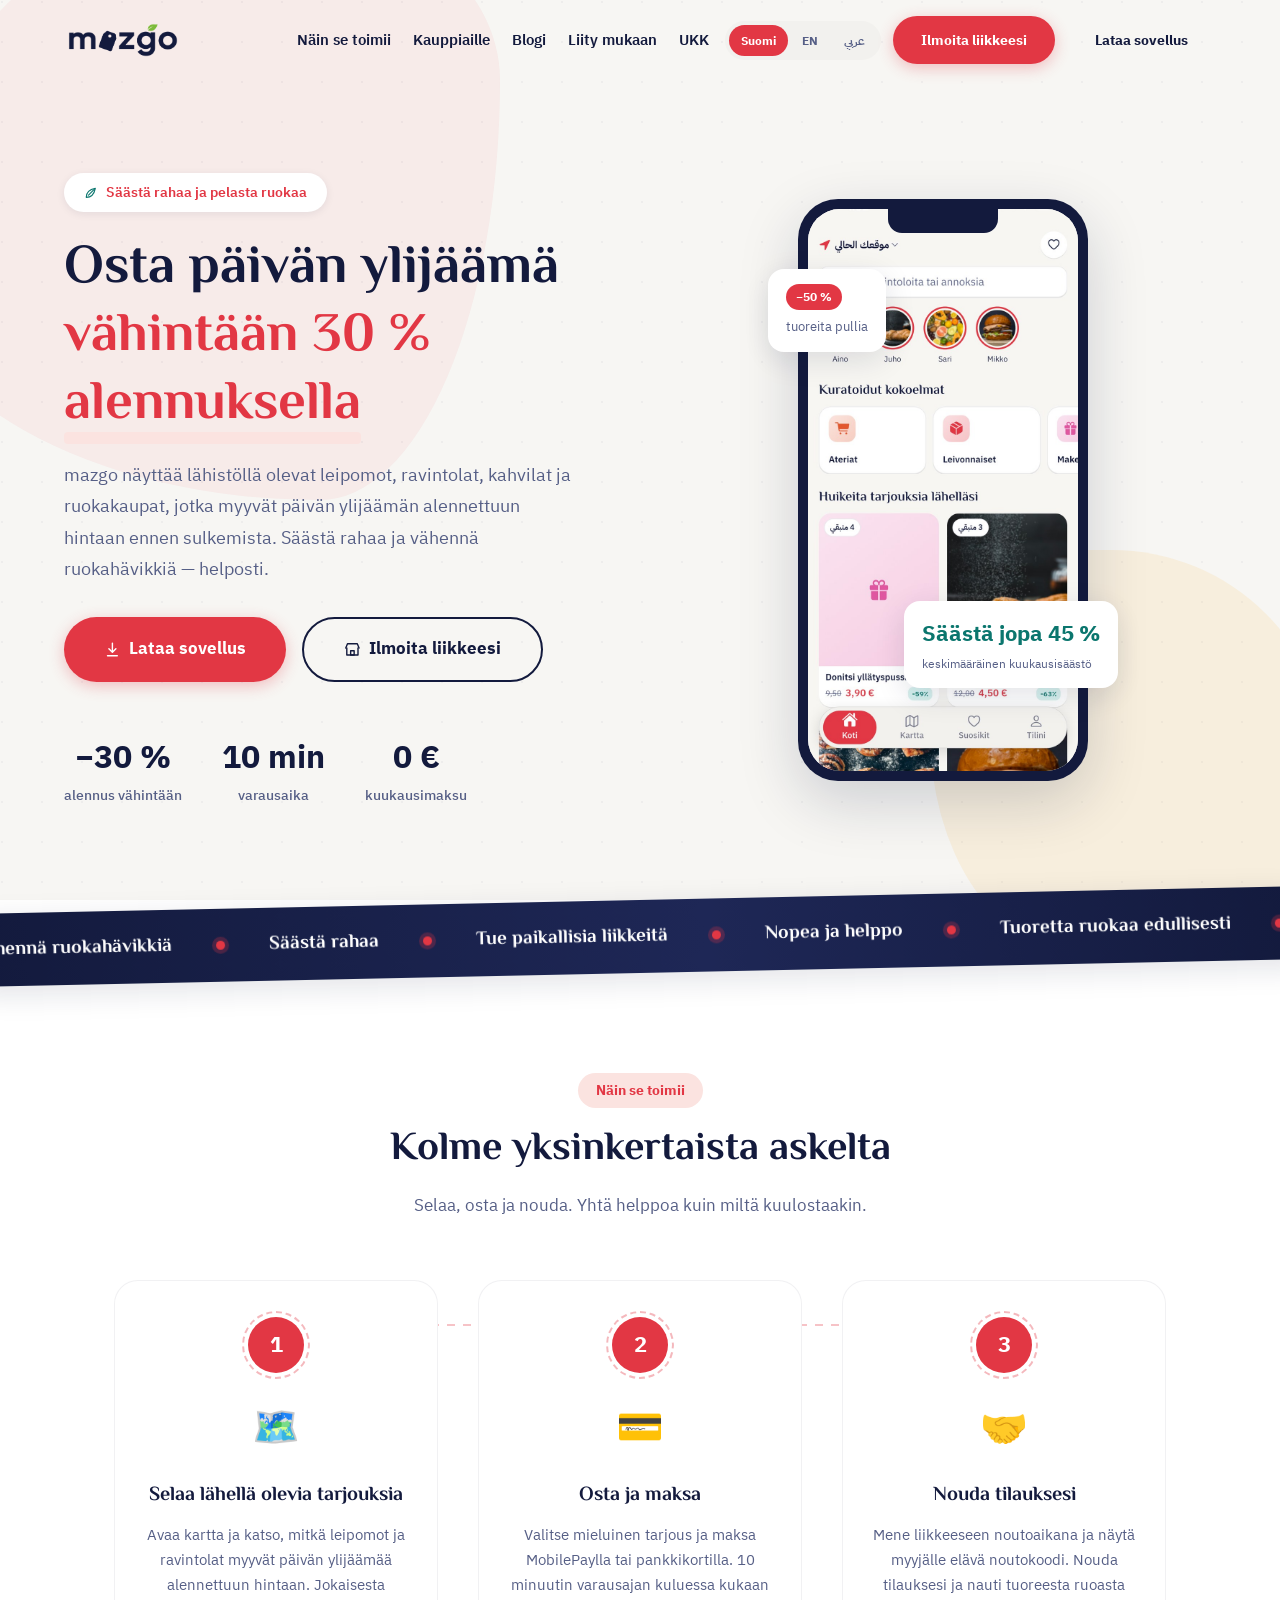
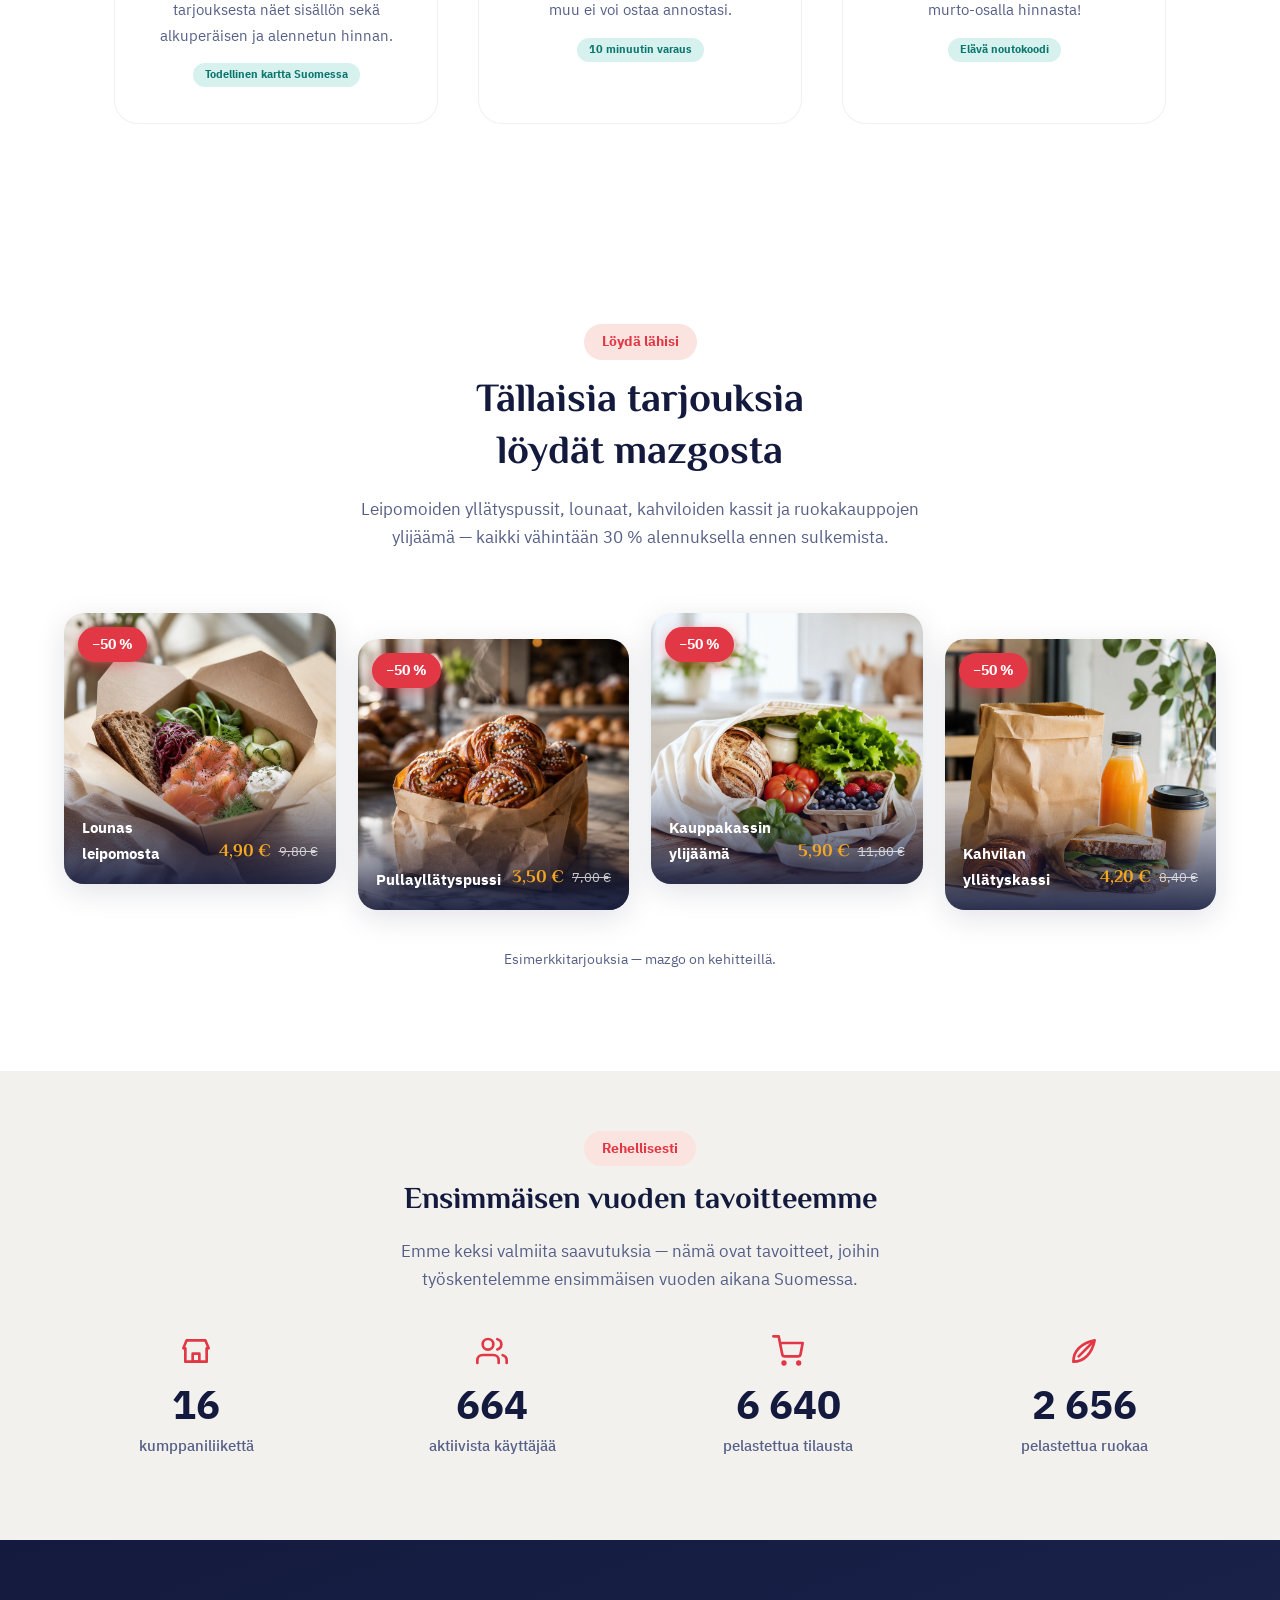
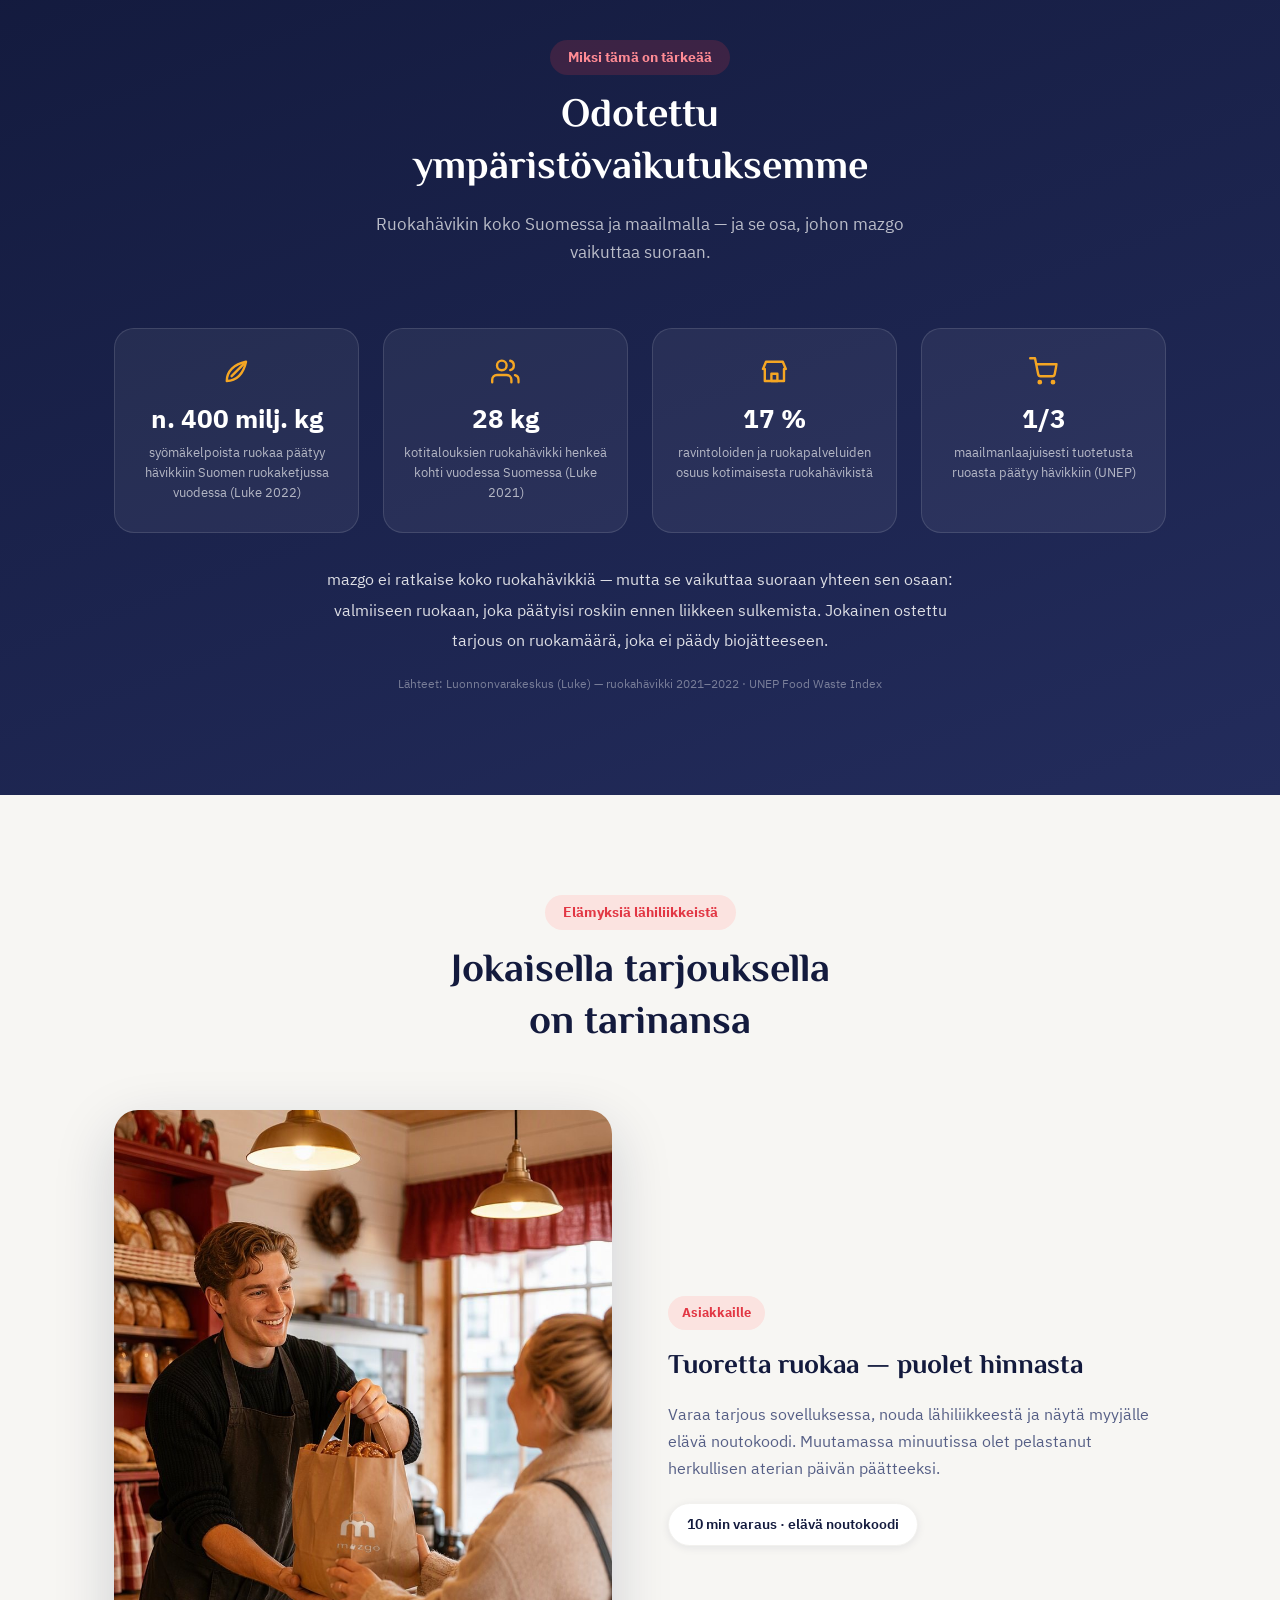
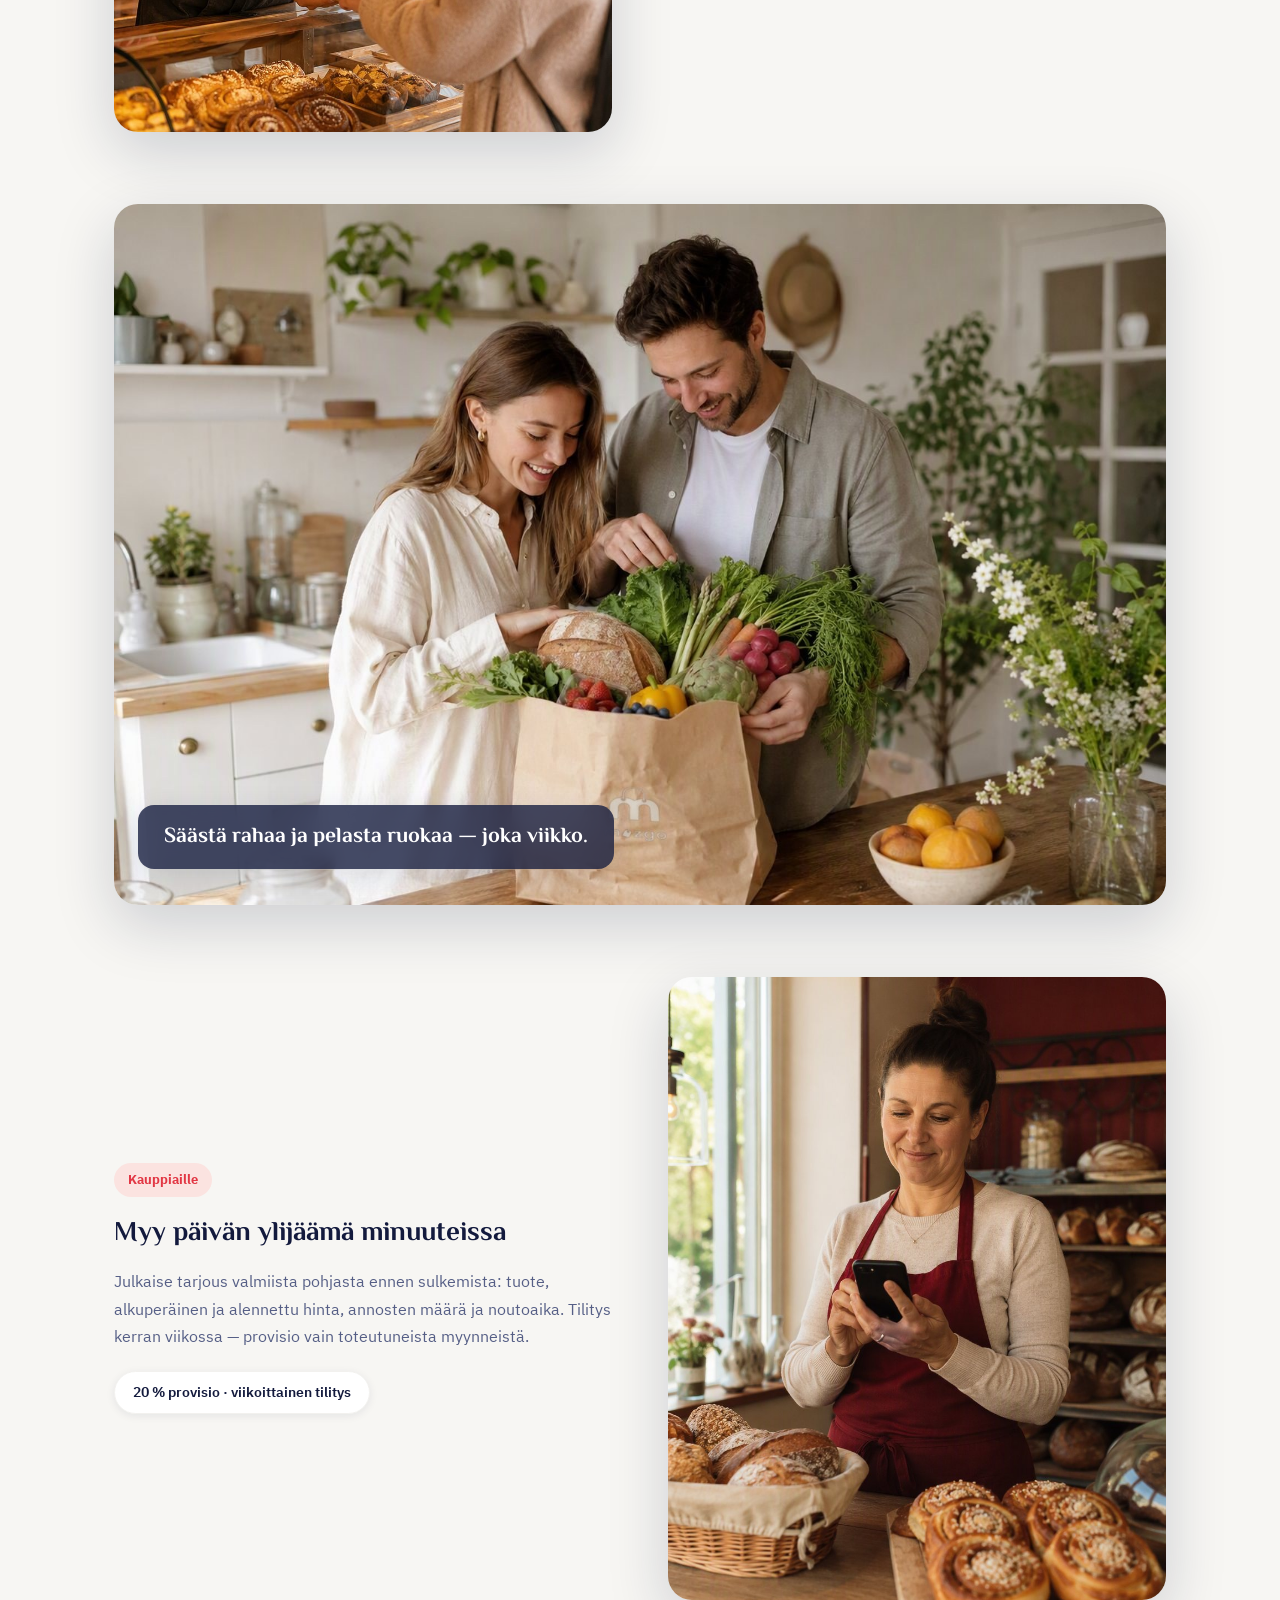
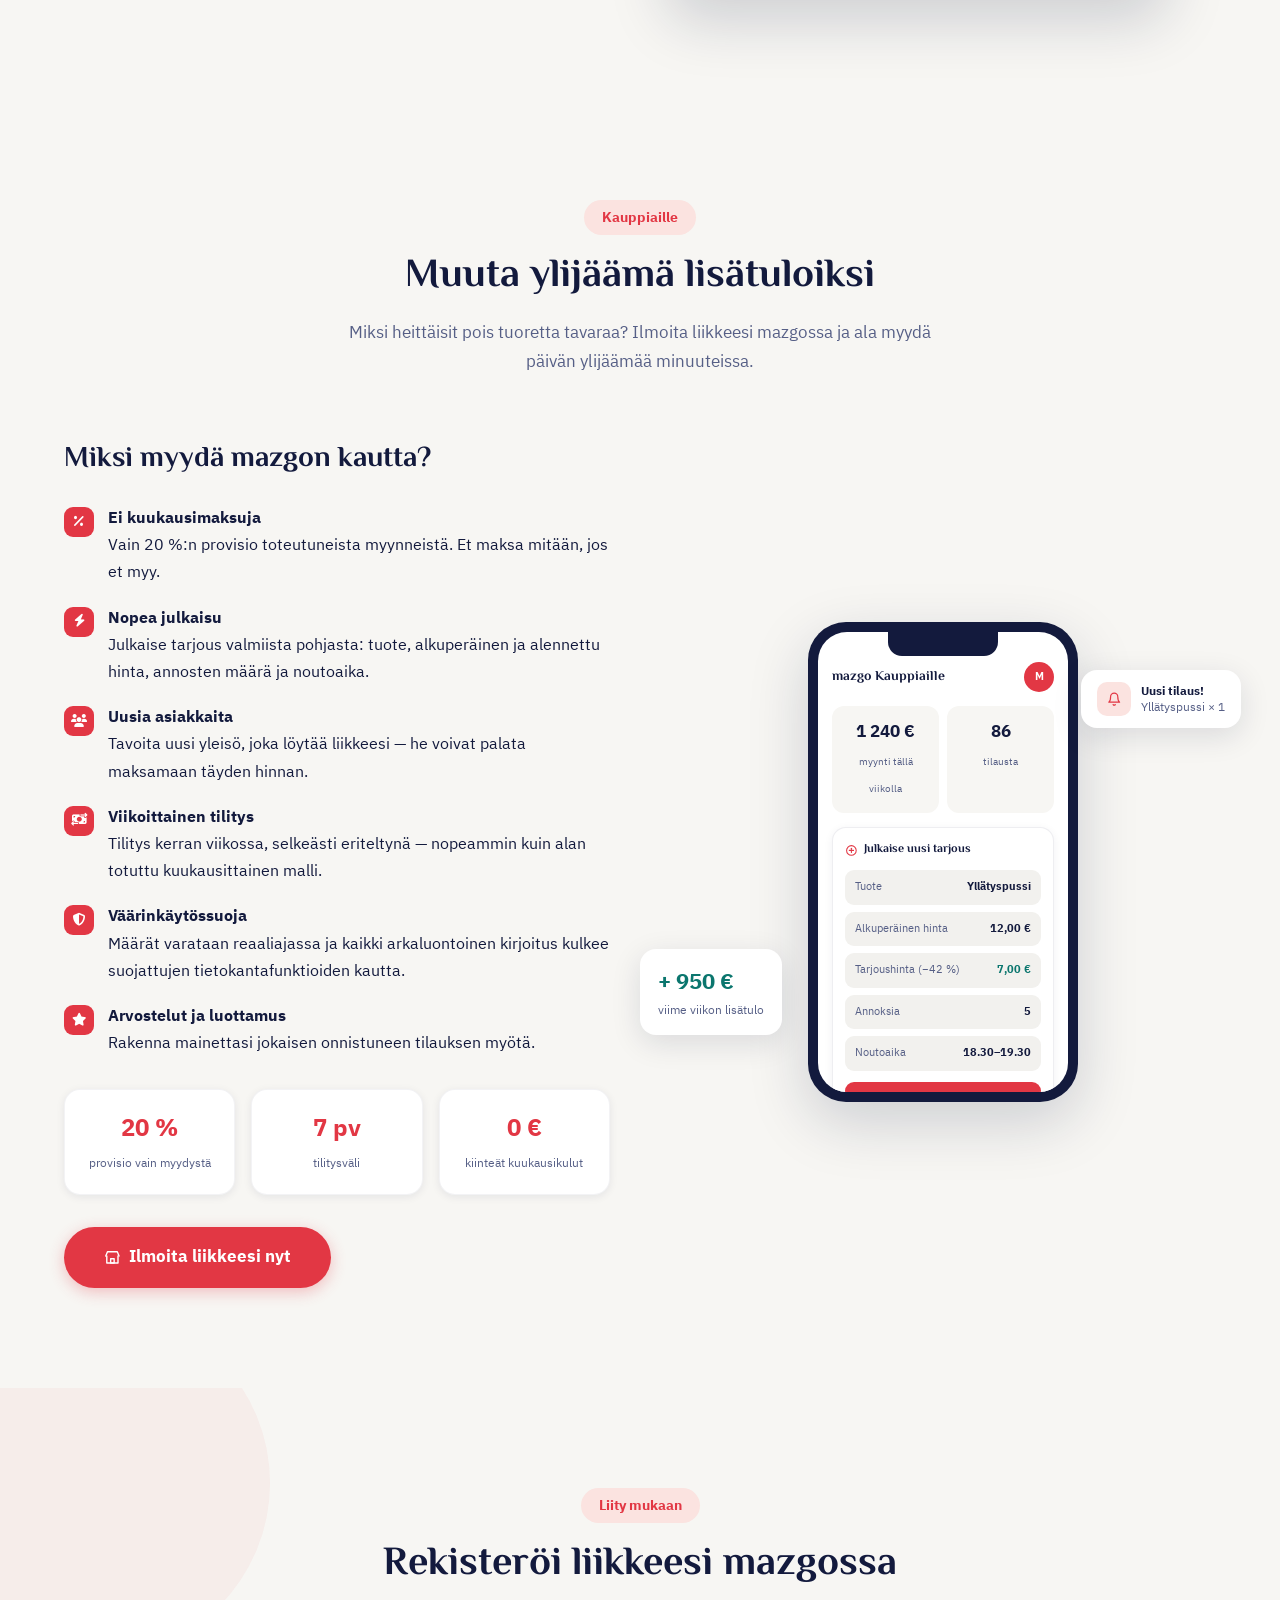
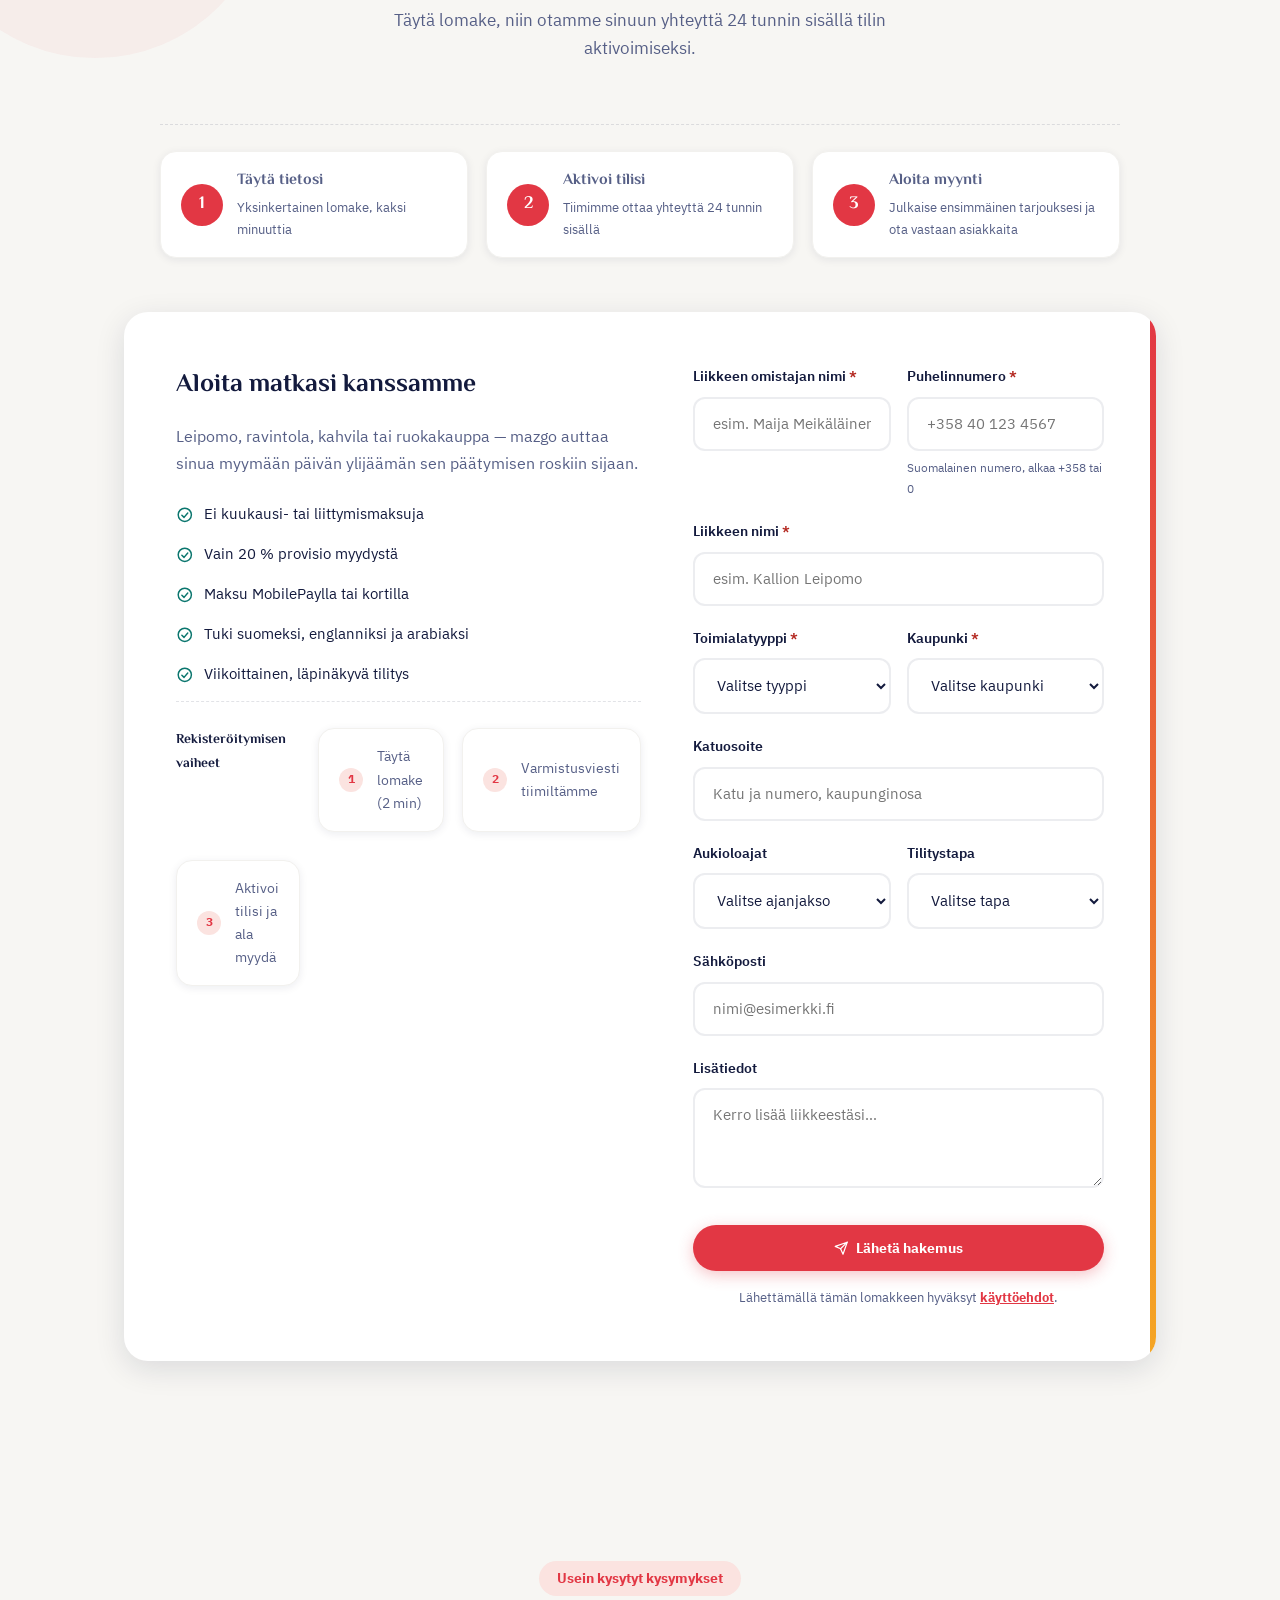
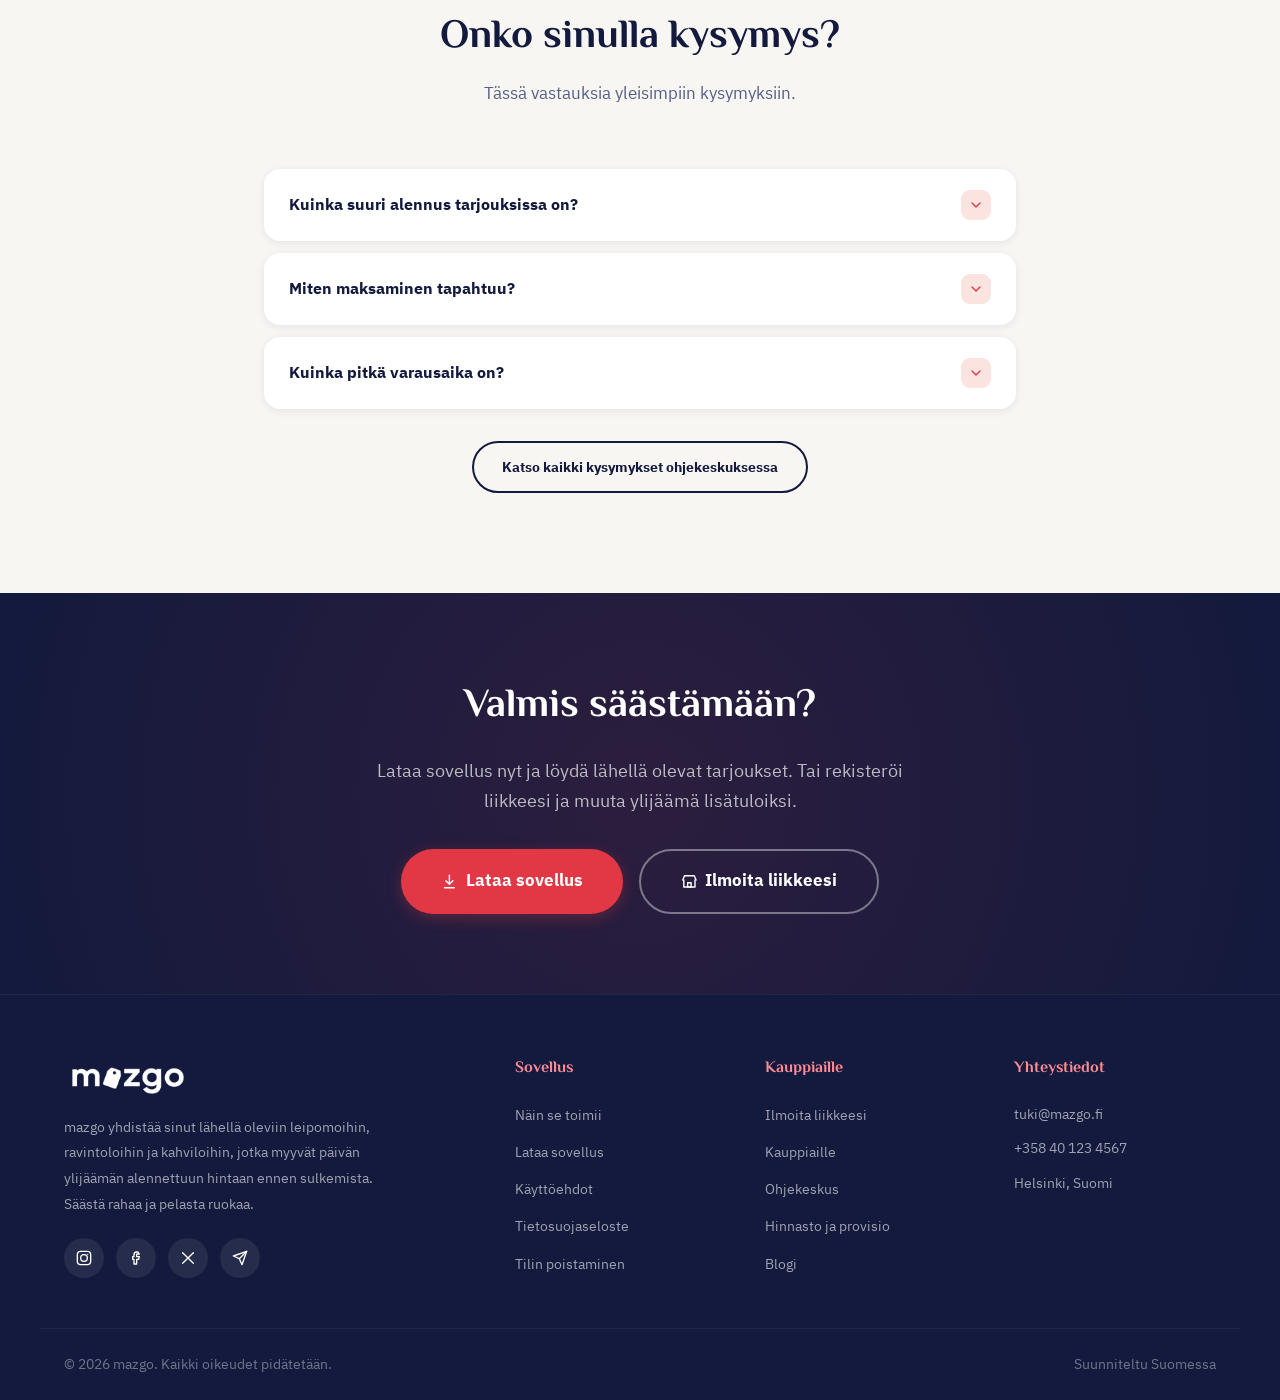
<file: index.html>
<!DOCTYPE html>
<html lang="fi" dir="ltr">
<head>
<meta charset="UTF-8">
<meta name="viewport" content="width=device-width, initial-scale=1.0">
<title>mazgo — Säästä rahaa ja pelasta ruokaa</title>
<meta name="description" content="mazgo yhdistää sinut lähellä oleviin leipomoihin, ravintoloihin ja kahviloihin, jotka myyvät päivän ylijäämän vähintään 30 % alennuksella ennen sulkemista.">
<link rel="icon" type="image/png" href="assets/brand/mazgo-mark-bag.png">
<link href="https://fonts.googleapis.com/css2?family=El+Messiri:wght@400;500;600;700&family=IBM+Plex+Sans+Arabic:wght@300;400;500;600;700&display=swap" rel="stylesheet">
<link rel="stylesheet" href="https://cdnjs.cloudflare.com/ajax/libs/font-awesome/6.5.1/css/all.min.css">
<link rel="stylesheet" href="styles.css">
</head>
<body data-title-key="home.title">
<div id="progress"></div>

<!-- Icon sprite -->
<svg width="0" height="0" style="position:absolute" aria-hidden="true" focusable="false">
<defs>
<symbol id="i-bars" viewBox="0 0 24 24"><line x1="4" y1="6" x2="20" y2="6"/><line x1="4" y1="12" x2="20" y2="12"/><line x1="4" y1="18" x2="20" y2="18"/></symbol>
<symbol id="i-arrow-up" viewBox="0 0 24 24"><line x1="12" y1="19" x2="12" y2="5"/><polyline points="5 12 12 5 19 12"/></symbol>
<symbol id="i-close" viewBox="0 0 24 24"><line x1="5" y1="5" x2="19" y2="19"/><line x1="19" y1="5" x2="5" y2="19"/></symbol>
<symbol id="i-leaf" viewBox="0 0 24 24"><path d="M4 20c0-8 6-14 16-16-2 10-8 16-16 16Z"/><path d="M8 16C12 12 15 9 18 6"/></symbol>
<symbol id="i-download" viewBox="0 0 24 24"><path d="M12 3v12"/><polyline points="7 11 12 16 17 11"/><path d="M5 21h14"/></symbol>
<symbol id="i-store" viewBox="0 0 24 24"><path d="M4 10v10h16V10"/><path d="M2.5 10 5 4h14l2.5 6"/><rect x="9.5" y="14" width="5" height="6"/></symbol>
<symbol id="i-map" viewBox="0 0 24 24"><path d="M12 22s7-7.5 7-12a7 7 0 1 0-14 0c0 4.5 7 12 7 12Z"/><circle cx="12" cy="10" r="2.5"/></symbol>
<symbol id="i-heart" viewBox="0 0 24 24"><path d="M20.8 4.6a5.5 5.5 0 0 0-7.8 0L12 5.6l-1-1a5.5 5.5 0 1 0-7.8 7.8l1 1L12 21.2l7.8-7.8 1-1a5.5 5.5 0 0 0 0-7.8Z"/></symbol>
<symbol id="i-users" viewBox="0 0 24 24"><path d="M17 21v-2a4 4 0 0 0-4-4H5a4 4 0 0 0-4 4v2"/><circle cx="9" cy="7" r="4"/><path d="M23 21v-2a4 4 0 0 0-3-3.87"/><path d="M16 3.13a4 4 0 0 1 0 7.75"/></symbol>
<symbol id="i-cart" viewBox="0 0 24 24"><circle cx="9" cy="21" r="1"/><circle cx="20" cy="21" r="1"/><path d="M1 1h4l2.68 13.39a2 2 0 0 0 2 1.61h9.72a2 2 0 0 0 2-1.61L23 6H6"/></symbol>
<symbol id="i-check" viewBox="0 0 24 24"><polyline points="20 6 9 17 4 12"/></symbol>
<symbol id="i-check-circle" viewBox="0 0 24 24"><circle cx="12" cy="12" r="9"/><polyline points="8 12.5 11 15.5 16 9.5"/></symbol>
<symbol id="i-send" viewBox="0 0 24 24"><line x1="22" y1="2" x2="11" y2="13"/><polygon points="22 2 15 22 11 13 2 9 22 2"/></symbol>
<symbol id="i-star" viewBox="0 0 24 24"><polygon points="12 2 15.09 8.26 22 9.27 17 14.14 18.18 21.02 12 17.77 5.82 21.02 7 14.14 2 9.27 8.91 8.26 12 2"/></symbol>
<symbol id="i-chevron" viewBox="0 0 24 24"><polyline points="6 9 12 15 18 9"/></symbol>
<symbol id="i-bell" viewBox="0 0 24 24"><path d="M18 8a6 6 0 0 0-12 0c0 7-3 9-3 9h18s-3-2-3-9"/><path d="M13.73 21a2 2 0 0 1-3.46 0"/></symbol>
<symbol id="i-plus-circle" viewBox="0 0 24 24"><circle cx="12" cy="12" r="9"/><line x1="12" y1="8" x2="12" y2="16"/><line x1="8" y1="12" x2="16" y2="12"/></symbol>
<symbol id="i-home" viewBox="0 0 24 24"><path d="M3 11 12 3l9 8"/><path d="M5 10v10h14V10"/></symbol>
<symbol id="i-search" viewBox="0 0 24 24"><circle cx="11" cy="11" r="7"/><line x1="21" y1="21" x2="16.65" y2="16.65"/></symbol>
<symbol id="i-user" viewBox="0 0 24 24"><circle cx="12" cy="8" r="4"/><path d="M4 21c0-4 4-7 8-7s8 3 8 7"/></symbol>
<symbol id="i-bread" viewBox="0 0 24 24"><path d="M3 11c0-4.5 4-8 9-8s9 3.5 9 8v6a2 2 0 0 1-2 2H5a2 2 0 0 1-2-2v-6Z"/><path d="M3 11h18"/></symbol>
<symbol id="i-utensils" viewBox="0 0 24 24"><path d="M5 2v7a2 2 0 0 0 4 0V2"/><path d="M7 2v20"/><path d="M17 2c-1.5 2-1.5 6 0 8s0 6-1.5 8"/><path d="M17 2v18"/></symbol>
<symbol id="i-cookie" viewBox="0 0 24 24"><circle cx="12" cy="12" r="9"/><circle cx="9" cy="9" r="1" fill="currentColor" stroke="none"/><circle cx="15" cy="10" r="1" fill="currentColor" stroke="none"/><circle cx="10" cy="15" r="1" fill="currentColor" stroke="none"/><circle cx="15.5" cy="15" r="1" fill="currentColor" stroke="none"/></symbol>
<symbol id="i-instagram" viewBox="0 0 24 24"><rect x="2" y="2" width="20" height="20" rx="5"/><circle cx="12" cy="12" r="5"/><circle cx="17.5" cy="6.5" r="1" fill="currentColor" stroke="none"/></symbol>
<symbol id="i-facebook" viewBox="0 0 24 24"><path d="M15 3h-2a4 4 0 0 0-4 4v3H7v4h2v7h4v-7h3l1-4h-4V7a1 1 0 0 1 1-1h3Z"/></symbol>
<symbol id="i-x" viewBox="0 0 24 24"><line x1="4" y1="4" x2="20" y2="20"/><line x1="20" y1="4" x2="4" y2="20"/></symbol>
<symbol id="i-question" viewBox="0 0 24 24"><circle cx="12" cy="12" r="9"/><path d="M9.5 9a2.5 2.5 0 1 1 3.8 2.1c-.8.5-1.3 1-1.3 1.9v.5"/><circle cx="12" cy="17" r=".5" fill="currentColor" stroke="none"/></symbol>
<symbol id="i-envelope" viewBox="0 0 24 24"><rect x="2" y="4" width="20" height="16" rx="2"/><polyline points="22 6 12 13 2 6"/></symbol>
<symbol id="i-wallet" viewBox="0 0 24 24"><path d="M3 7a2 2 0 0 1 2-2h13a1 1 0 0 1 1 1v2"/><path d="M3 7v11a2 2 0 0 0 2 2h15a1 1 0 0 0 1-1v-9a1 1 0 0 0-1-1H5a2 2 0 0 1-2-2Z"/><circle cx="16.5" cy="14.5" r="1" fill="currentColor" stroke="none"/></symbol>
</defs>
</svg>

<!-- Navbar -->
<nav class="navbar" id="navbar">
<div class="nav-container">
<a href="index.html" class="logo" aria-label="mazgo"><span class="logo-icon"><img src="assets/brand/mazgo-wordmark-ink.png" alt="mazgo"></span></a>
<ul class="nav-links">
<li><a href="#how" data-i18n="nav.how">Näin se toimii</a></li>
<li><a href="#merchants" data-i18n="nav.merchants">Kauppiaille</a></li>
<li><a href="blog.html" data-i18n="nav.blog">Blogi</a></li>
<li><a href="#register" data-i18n="nav.join">Liity mukaan</a></li>
<li><a href="#faq" data-i18n="nav.faq">UKK</a></li>
</ul>
<div class="nav-cta">
<div class="lang-switch" role="group" aria-label="Kieli">
<button type="button" data-lang="fi" class="active">Suomi</button>
<button type="button" data-lang="en">EN</button>
<button type="button" data-lang="ar">عربي</button>
</div>
<a href="#register" class="btn btn-primary" data-i18n="nav.register">Ilmoita liikkeesi</a>
<a href="#" class="btn btn-ghost" data-i18n="nav.download">Lataa sovellus</a>
</div>
<button class="mobile-menu-btn" onclick="toggleMenu()" aria-label="Avaa valikko"><svg class="icon" aria-hidden="true"><use href="#i-bars"/></svg></button>
</div>
</nav>

<!-- Mobile Menu -->
<div class="mobile-menu-overlay" id="menuOverlay" onclick="toggleMenu()"></div>
<div class="mobile-menu" id="mobileMenu">
<button class="mobile-menu-close" onclick="toggleMenu()" aria-label="Sulje valikko"><svg class="icon" aria-hidden="true"><use href="#i-close"/></svg></button>
<ul>
<li><a href="#how" data-i18n="nav.how">Näin se toimii</a></li>
<li><a href="#merchants" data-i18n="nav.merchants">Kauppiaille</a></li>
<li><a href="blog.html" data-i18n="nav.blog">Blogi</a></li>
<li><a href="#register" data-i18n="nav.join">Liity mukaan</a></li>
<li><a href="#faq" data-i18n="nav.faq">UKK</a></li>
</ul>
<div class="lang-switch" role="group" aria-label="Kieli">
<button type="button" data-lang="fi" class="active">Suomi</button>
<button type="button" data-lang="en">EN</button>
<button type="button" data-lang="ar">عربي</button>
</div>
<a href="#register" class="btn btn-primary" data-i18n="nav.register">Ilmoita liikkeesi</a>
<a href="#" class="btn btn-outline" data-i18n="nav.download">Lataa sovellus</a>
</div>

<!-- Hero -->
<section class="hero">
<div class="hero-bg-pattern"></div>
<div class="hero-blob"></div>
<div class="hero-blob-2"></div>
<div class="hero-container">
<div class="hero-content">
<div class="hero-badge"><svg class="icon" aria-hidden="true"><use href="#i-leaf"/></svg><span data-i18n="home.badge">Säästä rahaa ja pelasta ruokaa</span></div>
<h1 class="hero-title"><span data-i18n="home.title1">Osta päivän ylijäämä</span><br><span class="highlight" data-i18n="home.title2">vähintään 30 % alennuksella</span></h1>
<p class="hero-desc" data-i18n="home.desc">mazgo näyttää lähistöllä olevat leipomot, ravintolat, kahvilat ja ruokakaupat, jotka myyvät päivän ylijäämän alennettuun hintaan ennen sulkemista.</p>
<div class="hero-cta">
<a href="#" class="btn btn-primary btn-lg"><svg class="icon" aria-hidden="true"><use href="#i-download"/></svg><span data-i18n="home.cta.app">Lataa sovellus</span></a>
<a href="#register" class="btn btn-outline btn-lg"><svg class="icon" aria-hidden="true"><use href="#i-store"/></svg><span data-i18n="home.cta.merchant">Ilmoita liikkeesi</span></a>
</div>
<div class="hero-stats">
<div class="hero-stat"><div class="hero-stat-number" data-i18n="home.stat1n">−30 %</div><div class="hero-stat-label" data-i18n="home.stat1l">alennus vähintään</div></div>
<div class="hero-stat"><div class="hero-stat-number" data-i18n="home.stat2n">10 min</div><div class="hero-stat-label" data-i18n="home.stat2l">varausaika</div></div>
<div class="hero-stat"><div class="hero-stat-number" data-i18n="home.stat3n">0 €</div><div class="hero-stat-label" data-i18n="home.stat3l">kuukausimaksu</div></div>
</div>
</div>
<div class="hero-visual">
<div class="floating-card discount"><span class="badge-discount" data-i18n="hv.discount">−50 %</span><div class="floating-sub" data-i18n="hv.discount.sub">tuoreita pullia</div></div>
<div class="phone-mockup">
<div class="phone-screen">
<div class="phone-notch"></div>
<img src="assets/screens/screen-feed.jpg" alt="mazgo-sovelluksen aloitusnäyttö" loading="lazy">
</div>
</div>
<div class="floating-card saving"><div class="amount" data-i18n="hv.saving.amount">Säästä jopa 45 %</div><div class="label" data-i18n="hv.saving.label">keskimääräinen kuukausisäästö</div></div>
</div>
</div>
</section>

<!-- Value marquee -->
<div class="marquee" aria-hidden="false">
<div class="marquee-track">
<span class="mq-item" data-i18n="mq.1">Vähennä ruokahävikkiä</span><span class="mq-dot" aria-hidden="true"></span>
<span class="mq-item" data-i18n="mq.2">Säästä rahaa</span><span class="mq-dot" aria-hidden="true"></span>
<span class="mq-item" data-i18n="mq.3">Tue paikallisia liikkeitä</span><span class="mq-dot" aria-hidden="true"></span>
<span class="mq-item" data-i18n="mq.4">Nopea ja helppo</span><span class="mq-dot" aria-hidden="true"></span>
<span class="mq-item" data-i18n="mq.5">Tuoretta ruokaa edullisesti</span><span class="mq-dot" aria-hidden="true"></span>
<span class="mq-item" data-i18n="mq.6">Yhdessä kestävämpi huominen</span><span class="mq-dot" aria-hidden="true"></span>
<span class="mq-item" data-i18n="mq.1" aria-hidden="true">Vähennä ruokahävikkiä</span><span class="mq-dot" aria-hidden="true"></span>
<span class="mq-item" data-i18n="mq.2" aria-hidden="true">Säästä rahaa</span><span class="mq-dot" aria-hidden="true"></span>
<span class="mq-item" data-i18n="mq.3" aria-hidden="true">Tue paikallisia liikkeitä</span><span class="mq-dot" aria-hidden="true"></span>
<span class="mq-item" data-i18n="mq.4" aria-hidden="true">Nopea ja helppo</span><span class="mq-dot" aria-hidden="true"></span>
<span class="mq-item" data-i18n="mq.5" aria-hidden="true">Tuoretta ruokaa edullisesti</span><span class="mq-dot" aria-hidden="true"></span>
<span class="mq-item" data-i18n="mq.6" aria-hidden="true">Yhdessä kestävämpi huominen</span><span class="mq-dot" aria-hidden="true"></span>
</div>
</div>

<!-- How It Works -->
<section class="section how-it-works" id="how">
<div class="section-header animate-on-scroll">
<div class="section-label" data-i18n="how.label">Näin se toimii</div>
<h2 class="section-title" data-i18n="how.title">Kolme yksinkertaista askelta</h2>
<p class="section-desc" data-i18n="how.desc">Selaa, osta ja nouda. Yhtä helppoa kuin miltä kuulostaakin.</p>
</div>
<div class="hiw-steps">
<div class="step-card animate-on-scroll">
<div class="step-num">1</div>
<div class="step-icon">&#128506;&#65039;</div>
<h3 data-i18n="how.s1.t">Selaa lähellä olevia tarjouksia</h3>
<p data-i18n="how.s1.p">Avaa kartta ja katso, mitkä leipomot ja ravintolat myyvät päivän ylijäämää alennettuun hintaan.</p>
<span class="step-tag" data-i18n="how.s1.tag">Todellinen kartta Suomessa</span>
</div>
<div class="step-card animate-on-scroll">
<div class="step-num">2</div>
<div class="step-icon">&#128179;</div>
<h3 data-i18n="how.s2.t">Osta ja maksa</h3>
<p data-i18n="how.s2.p">Valitse mieluinen tarjous ja maksa MobilePaylla tai pankkikortilla.</p>
<span class="step-tag" data-i18n="how.s2.tag">10 minuutin varaus</span>
</div>
<div class="step-card animate-on-scroll">
<div class="step-num">3</div>
<div class="step-icon">&#129309;</div>
<h3 data-i18n="how.s3.t">Nouda tilauksesi</h3>
<p data-i18n="how.s3.p">Mene liikkeeseen noutoaikana ja näytä myyjälle elävä noutokoodi.</p>
<span class="step-tag" data-i18n="how.s3.tag">Elävä noutokoodi</span>
</div>
</div>
</section>

<!-- Food gallery -->
<section class="section gallery" id="gallery">
<div class="section-header animate-on-scroll">
<div class="section-label" data-i18n="gal.label">Löydä lähisi</div>
<h2 class="section-title" data-i18n="gal.title">Tällaisia tarjouksia löydät mazgosta</h2>
<p class="section-desc" data-i18n="gal.desc">Leipomoiden yllätyspussit, lounaat, kahviloiden kassit ja ruokakauppojen ylijäämä — kaikki vähintään 30 % alennuksella ennen sulkemista.</p>
</div>
<div class="gallery-grid">
<figure class="gallery-card animate-on-scroll">
<img src="assets/gallery/salmon-lunch.jpg" alt="Lohilounas leipomon kraft-rasiassa" loading="lazy">
<span class="gallery-off" data-i18n="gal.off">−50 %</span>
<figcaption><span class="gallery-name" data-i18n="gal.i1.n">Lounas leipomosta</span><span class="gallery-price"><b data-i18n="gal.i1.p">4,90 €</b><s data-i18n="gal.i1.o">9,80 €</s></span></figcaption>
</figure>
<figure class="gallery-card animate-on-scroll">
<img src="assets/gallery/pastry-bag.jpg" alt="Pullayllätyspussi paperipussissa" loading="lazy">
<span class="gallery-off" data-i18n="gal.off">−50 %</span>
<figcaption><span class="gallery-name" data-i18n="gal.i2.n">Pullayllätyspussi</span><span class="gallery-price"><b data-i18n="gal.i2.p">3,50 €</b><s data-i18n="gal.i2.o">7,00 €</s></span></figcaption>
</figure>
<figure class="gallery-card animate-on-scroll">
<img src="assets/gallery/grocery-bag.jpg" alt="Kauppakassin ylijäämä" loading="lazy">
<span class="gallery-off" data-i18n="gal.off">−50 %</span>
<figcaption><span class="gallery-name" data-i18n="gal.i3.n">Kauppakassin ylijäämä</span><span class="gallery-price"><b data-i18n="gal.i3.p">5,90 €</b><s data-i18n="gal.i3.o">11,80 €</s></span></figcaption>
</figure>
<figure class="gallery-card animate-on-scroll">
<img src="assets/gallery/cafe-surprise.jpg" alt="Kahvilan yllätyskassi" loading="lazy">
<span class="gallery-off" data-i18n="gal.off">−50 %</span>
<figcaption><span class="gallery-name" data-i18n="gal.i4.n">Kahvilan yllätyskassi</span><span class="gallery-price"><b data-i18n="gal.i4.p">4,20 €</b><s data-i18n="gal.i4.o">8,40 €</s></span></figcaption>
</figure>
</div>
<p class="gallery-note" data-i18n="gal.note">Esimerkkitarjouksia — mazgo on kehitteillä.</p>
</section>

<!-- First-year goals -->
<section class="stats-bar" id="goals">
<div class="section-header animate-on-scroll" style="margin-bottom:20px">
<div class="section-label" data-i18n="goals.label">Rehellisesti</div>
<h2 class="section-title" style="font-size:1.9rem" data-i18n="goals.title">Ensimmäisen vuoden tavoitteemme</h2>
<p class="section-desc" data-i18n="goals.desc">Emme keksi valmiita saavutuksia — nämä ovat tavoitteet, joihin työskentelemme ensimmäisen vuoden aikana Suomessa.</p>
</div>
<div class="stats-container">
<div class="stat-item animate-on-scroll"><svg class="icon" aria-hidden="true"><use href="#i-store"/></svg><div class="stat-number" data-target="25">0</div><div class="stat-label" data-i18n="goals.s1l">kumppaniliikettä</div></div>
<div class="stat-item animate-on-scroll"><svg class="icon" aria-hidden="true"><use href="#i-users"/></svg><div class="stat-number" data-target="1000">0</div><div class="stat-label" data-i18n="goals.s2l">aktiivista käyttäjää</div></div>
<div class="stat-item animate-on-scroll"><svg class="icon" aria-hidden="true"><use href="#i-cart"/></svg><div class="stat-number" data-target="10000">0</div><div class="stat-label" data-i18n="goals.s3l">pelastettua tilausta</div></div>
<div class="stat-item animate-on-scroll"><svg class="icon" aria-hidden="true"><use href="#i-leaf"/></svg><div class="stat-number" data-target="4000">0</div><div class="stat-label" data-i18n="goals.s4l">pelastettua ruokaa (kg)</div></div>
</div>
</section>

<!-- Environmental Impact -->
<section class="section impact" id="impact">
<div class="section-header animate-on-scroll">
<div class="section-label" data-i18n="impact.label">Miksi tämä on tärkeää</div>
<h2 class="section-title" data-i18n="impact.title">Odotettu ympäristövaikutuksemme</h2>
<p class="section-desc" data-i18n="impact.desc">Ruokahävikin koko Suomessa ja maailmalla — ja se osa, johon mazgo vaikuttaa suoraan.</p>
</div>
<div class="impact-grid">
<div class="impact-card animate-on-scroll"><svg class="icon" aria-hidden="true"><use href="#i-leaf"/></svg><div class="impact-num" data-i18n="impact.c1n">n. 400 milj. kg</div><div class="impact-label" data-i18n="impact.c1l">syömäkelpoista ruokaa päätyy hävikkiin Suomen ruokaketjussa vuodessa (Luke 2022)</div></div>
<div class="impact-card animate-on-scroll"><svg class="icon" aria-hidden="true"><use href="#i-users"/></svg><div class="impact-num" data-i18n="impact.c2n">28 kg</div><div class="impact-label" data-i18n="impact.c2l">kotitalouksien ruokahävikki henkeä kohti vuodessa Suomessa (Luke 2021)</div></div>
<div class="impact-card animate-on-scroll"><svg class="icon" aria-hidden="true"><use href="#i-store"/></svg><div class="impact-num" data-i18n="impact.c3n">17 %</div><div class="impact-label" data-i18n="impact.c3l">ravintoloiden ja ruokapalveluiden osuus kotimaisesta ruokahävikistä</div></div>
<div class="impact-card animate-on-scroll"><svg class="icon" aria-hidden="true"><use href="#i-cart"/></svg><div class="impact-num" data-i18n="impact.c4n">1/3</div><div class="impact-label" data-i18n="impact.c4l">maailmanlaajuisesti tuotetusta ruoasta päätyy hävikkiin (UNEP)</div></div>
</div>
<p class="impact-role" data-i18n="impact.role">mazgo ei ratkaise koko ruokahävikkiä — mutta se vaikuttaa suoraan yhteen sen osaan: valmiiseen ruokaan, joka päätyisi roskiin ennen liikkeen sulkemista.</p>
<p class="impact-source" data-i18n="impact.source">Lähteet: Luonnonvarakeskus (Luke) — ruokahävikki 2021–2022 · UNEP Food Waste Index</p>
</section>

<!-- Lifestyle stories -->
<section class="section stories" id="stories">
<div class="section-header animate-on-scroll">
<div class="section-label" data-i18n="story.label">Elämyksiä lähiliikkeistä</div>
<h2 class="section-title" data-i18n="story.title">Jokaisella tarjouksella on tarinansa</h2>
</div>
<div class="story-row animate-on-scroll">
<div class="story-img"><img src="assets/promo/pickup-bakery.jpg" alt="Asiakas noutaa pullapussin leipomosta" loading="lazy"></div>
<div class="story-text">
<span class="story-tag" data-i18n="story.s1.tag">Asiakkaille</span>
<h3 data-i18n="story.s1.t">Tuoretta ruokaa — puolet hinnasta</h3>
<p data-i18n="story.s1.p">Varaa tarjous sovelluksessa, nouda lähiliikkeestä ja n&auml;yt&auml; myyj&auml;lle el&auml;v&auml; noutokoodi.</p>
<span class="story-chip" data-i18n="story.s1.chip">10 min varaus · elävä noutokoodi</span>
</div>
</div>
<div class="story-wide animate-on-scroll">
<img src="assets/promo/home-unpack.jpg" alt="Pariskunta purkaa yllätyskassia kotona" loading="lazy">
<div class="wide-overlay" data-i18n="story.wide">Säästä rahaa ja pelasta ruokaa — joka viikko.</div>
</div>
<div class="story-row reverse animate-on-scroll">
<div class="story-img"><img src="assets/promo/merchant-phone.jpg" alt="Leipomon omistaja julkaisee tarjousta puhelimella" loading="lazy"></div>
<div class="story-text">
<span class="story-tag" data-i18n="story.s2.tag">Kauppiaille</span>
<h3 data-i18n="story.s2.t">Myy päivän ylijäämä minuuteissa</h3>
<p data-i18n="story.s2.p">Julkaise tarjous valmiista pohjasta ennen sulkemista.</p>
<span class="story-chip" data-i18n="story.s2.chip">20 % provisio · viikoittainen tilitys</span>
</div>
</div>
</section>

<!-- For Merchants -->
<section class="section for-merchants" id="merchants">
<div class="section-header animate-on-scroll">
<div class="section-label" data-i18n="mer.label">Kauppiaille</div>
<h2 class="section-title" data-i18n="mer.title">Muuta ylijäämä lisätuloiksi</h2>
<p class="section-desc" data-i18n="mer.desc">Miksi heittäisit pois tuoretta tavaraa? Ilmoita liikkeesi mazgossa ja ala myydä päivän ylijäämää minuuteissa.</p>
</div>
<div class="merchants-container">
<div class="merchants-content animate-on-scroll">
<h3 data-i18n="mer.h3">Miksi myydä mazgon kautta?</h3>
<ul class="merchants-features">
<li><i class="fas fa-percentage"></i><span><strong data-i18n="mer.f1.t">Ei kuukausimaksuja</strong><br><span data-i18n="mer.f1.p">Vain 20 %:n provisio toteutuneista myynneistä. Et maksa mitään, jos et myy.</span></span></li>
<li><i class="fas fa-bolt"></i><span><strong data-i18n="mer.f2.t">Nopea julkaisu</strong><br><span data-i18n="mer.f2.p">Julkaise tarjous valmiista pohjasta: tuote, alkuperäinen ja alennettu hinta, annosten määrä ja noutoaika.</span></span></li>
<li><i class="fas fa-users"></i><span><strong data-i18n="mer.f3.t">Uusia asiakkaita</strong><br><span data-i18n="mer.f3.p">Tavoita uusi yleisö, joka löytää liikkeesi.</span></span></li>
<li><i class="fas fa-money-bill-transfer"></i><span><strong data-i18n="mer.f4.t">Viikoittainen tilitys</strong><br><span data-i18n="mer.f4.p">Tilitys kerran viikossa, selkeästi eriteltynä.</span></span></li>
<li><i class="fas fa-shield-halved"></i><span><strong data-i18n="mer.f5.t">Väärinkäytössuoja</strong><br><span data-i18n="mer.f5.p">Määrät varataan reaaliajassa ja kaikki arkaluontoinen kirjoitus kulkee suojattujen tietokantafunktioiden kautta.</span></span></li>
<li><i class="fas fa-star"></i><span><strong data-i18n="mer.f6.t">Arvostelut ja luottamus</strong><br><span data-i18n="mer.f6.p">Rakenna mainettasi jokaisen onnistuneen tilauksen myötä.</span></span></li>
</ul>
<div class="merchant-stats-row">
<div class="m-stat"><b data-i18n="mer.stat1b">20 %</b><span data-i18n="mer.stat1l">provisio vain myydystä</span></div>
<div class="m-stat"><b data-i18n="mer.stat2b">7 pv</b><span data-i18n="mer.stat2l">tilitysväli</span></div>
<div class="m-stat"><b data-i18n="mer.stat3b">0 €</b><span data-i18n="mer.stat3l">kiinteät kuukausikulut</span></div>
</div>
<a href="#register" class="btn btn-primary btn-lg"><svg class="icon" aria-hidden="true"><use href="#i-store"/></svg><span data-i18n="mer.cta">Ilmoita liikkeesi nyt</span></a>
</div>
<div class="merchants-visual animate-on-scroll">
<div class="merchant-phone">
<div class="m-screen">
<div class="phone-notch"></div>
<div class="m-content">
<div class="m-header"><h4 data-i18n="mm.header">mazgo Kauppiaille</h4><div class="m-avatar">M</div></div>
<div class="m-stats-mini">
<div class="m-stat-mini"><b data-i18n="mm.stat1b">1 240 €</b><span data-i18n="mm.stat1l">myynti tällä viikolla</span></div>
<div class="m-stat-mini"><b data-i18n="mm.stat2b">86</b><span data-i18n="mm.stat2l">tilausta</span></div>
</div>
<div class="m-offer-form">
<h5><svg class="icon" aria-hidden="true"><use href="#i-plus-circle"/></svg><span data-i18n="mm.form.title">Julkaise uusi tarjous</span></h5>
<div class="m-field"><span data-i18n="mm.f1">Tuote</span><b data-i18n="mm.f1v">Yllätyspussi</b></div>
<div class="m-field"><span data-i18n="mm.f2">Alkuperäinen hinta</span><b data-i18n="mm.f2v">12,00 €</b></div>
<div class="m-field"><span data-i18n="mm.f3">Tarjoushinta (−42 %)</span><b class="filled" data-i18n="mm.f3v">7,00 €</b></div>
<div class="m-field"><span data-i18n="mm.f4">Annoksia</span><b data-i18n="mm.f4v">5</b></div>
<div class="m-field"><span data-i18n="mm.f5">Noutoaika</span><b data-i18n="mm.f5v">18.30–19.30</b></div>
<button class="m-publish" type="button" tabindex="-1" aria-hidden="true" data-i18n="mm.publish">Julkaise tarjous nyt</button>
</div>
</div>
</div>
</div>
<div class="new-order-badge"><div class="bell"><svg class="icon" aria-hidden="true"><use href="#i-bell"/></svg></div><p><strong data-i18n="mm.badge.t">Uusi tilaus!</strong><span data-i18n="mm.badge.b">Yllätyspussi × 1</span></p></div>
<div class="earn-badge"><div class="amount" data-i18n="mm.earn.amount">+ 950 €</div><div class="label" data-i18n="mm.earn.label">viime viikon lisätulo</div></div>
</div>
</div>
</section>


</div>

<!-- Merchant Registration -->
<section class="section merchant-register" id="register">
<div class="section-header animate-on-scroll">
<div class="section-label" data-i18n="reg.label">Liity mukaan</div>
<h2 class="section-title" data-i18n="reg.title">Rekisteröi liikkeesi mazgossa</h2>
<p class="section-desc" data-i18n="reg.desc">Täytä lomake, niin otamme sinuun yhteyttä 24 tunnin sisällä tilin aktivoimiseksi.</p>
</div>
<div class="reg-steps">
<div class="reg-step animate-on-scroll"><span class="reg-step-n">1</span><div><h5 data-i18n="msteps.s1.t">Täytä tietosi</h5><p data-i18n="msteps.s1.p">Yksinkertainen lomake, kaksi minuuttia</p></div></div>
<div class="reg-step animate-on-scroll"><span class="reg-step-n">2</span><div><h5 data-i18n="msteps.s2.t">Aktivoi tilisi</h5><p data-i18n="msteps.s2.p">Tiimimme ottaa yhteyttä 24 tunnin sisällä</p></div></div>
<div class="reg-step animate-on-scroll"><span class="reg-step-n">3</span><div><h5 data-i18n="msteps.s3.t">Aloita myynti</h5><p data-i18n="msteps.s3.p">Julkaise ensimmäinen tarjouksesi</p></div></div>
</div>
<div class="register-container">
<div class="register-card animate-on-scroll">
<div class="register-info">
<h3 data-i18n="reg.h3">Aloita matkasi kanssamme</h3>
<p data-i18n="reg.p">Leipomo, ravintola, kahvila tai ruokakauppa — mazgo auttaa sinua myymään päivän ylijäämän sen päätymisen roskiin sijaan.</p>
<ul class="register-benefits">
<li><i><svg class="icon" aria-hidden="true"><use href="#i-check-circle"/></svg></i> <span data-i18n="reg.b1">Ei kuukausi- tai liittymismaksuja</span></li>
<li><i><svg class="icon" aria-hidden="true"><use href="#i-check-circle"/></svg></i> <span data-i18n="reg.b2">Vain 20 % provisio myydystä</span></li>
<li><i><svg class="icon" aria-hidden="true"><use href="#i-check-circle"/></svg></i> <span data-i18n="reg.b3">Maksu MobilePaylla tai kortilla</span></li>
<li><i><svg class="icon" aria-hidden="true"><use href="#i-check-circle"/></svg></i> <span data-i18n="reg.b4">Tuki suomeksi, englanniksi ja arabiaksi</span></li>
<li><i><svg class="icon" aria-hidden="true"><use href="#i-check-circle"/></svg></i> <span data-i18n="reg.b5">Viikoittainen, läpinäkyvä tilitys</span></li>
</ul>
<div class="reg-steps">
<h6 data-i18n="reg.steps.h">Rekisteröitymisen vaiheet</h6>
<div class="reg-step"><b>1</b> <span data-i18n="reg.r1">Täytä lomake (2 min)</span></div>
<div class="reg-step"><b>2</b> <span data-i18n="reg.r2">Varmistusviesti tiimiltämme</span></div>
<div class="reg-step"><b>3</b> <span data-i18n="reg.r3">Aktivoi tilisi ja ala myydä</span></div>
</div>
</div>
<form id="merchantForm" novalidate>
<div class="form-row">
<div class="form-group"><label for="f-owner"><span data-i18n="form.owner">Liikkeen omistajan nimi</span> <span class="req">*</span></label><input id="f-owner" type="text" name="owner_name" data-i18n-ph="form.owner.ph" placeholder="esim. Maija Meikäläinen" required><div class="err-msg" data-i18n="form.owner.err">Anna omistajan nimi (vähintään 3 merkkiä)</div></div>
<div class="form-group"><label for="f-phone"><span data-i18n="form.phone">Puhelinnumero</span> <span class="req">*</span></label><input id="f-phone" type="tel" name="phone" data-i18n-ph="form.phone.ph" placeholder="+358 40 123 4567" dir="ltr" required><div class="hint" data-i18n="form.phone.hint">Suomalainen numero, alkaa +358 tai 0</div><div class="err-msg" data-i18n="form.phone.err">Anna kelvollinen suomalainen puhelinnumero</div></div>
</div>
<div class="form-group"><label for="f-store"><span data-i18n="form.store">Liikkeen nimi</span> <span class="req">*</span></label><input id="f-store" type="text" name="store_name" data-i18n-ph="form.store.ph" placeholder="esim. Kallion Leipomo" required><div class="err-msg" data-i18n="form.store.err">Anna liikkeen nimi</div></div>
<div class="form-row">
<div class="form-group"><label for="f-category"><span data-i18n="form.cat">Toimialatyyppi</span> <span class="req">*</span></label><select id="f-category" name="category" required><option value="" data-i18n="form.cat.ph">Valitse tyyppi</option><option value="bakery" data-i18n="form.cat.bakery">Leipomo</option><option value="restaurant" data-i18n="form.cat.restaurant">Ravintola</option><option value="cafe" data-i18n="form.cat.cafe">Kahvila</option><option value="sweets" data-i18n="form.cat.sweets">Konditoria</option><option value="grocery" data-i18n="form.cat.grocery">Ruokakauppa</option><option value="other" data-i18n="form.cat.other">Muu</option></select><div class="err-msg" data-i18n="form.cat.err">Valitse toimialatyyppi</div></div>
<div class="form-group"><label for="f-city"><span data-i18n="form.city">Kaupunki</span> <span class="req">*</span></label><select id="f-city" name="city" required><option value="" data-i18n="form.city.ph">Valitse kaupunki</option><option value="helsinki" data-i18n="form.city.helsinki">Helsinki</option><option value="espoo" data-i18n="form.city.espoo">Espoo</option><option value="vantaa" data-i18n="form.city.vantaa">Vantaa</option><option value="tampere" data-i18n="form.city.tampere">Tampere</option><option value="turku" data-i18n="form.city.turku">Turku</option><option value="oulu" data-i18n="form.city.oulu">Oulu</option><option value="other" data-i18n="form.city.other">Muu</option></select><div class="err-msg" data-i18n="form.city.err">Valitse kaupunki</div></div>
</div>
<div class="form-group"><label for="f-address"><span data-i18n="form.address">Katuosoite</span></label><input id="f-address" type="text" name="address" data-i18n-ph="form.address.ph" placeholder="Katu ja numero, kaupunginosa"></div>
<div class="form-row">
<div class="form-group"><label for="f-hours"><span data-i18n="form.hours">Aukioloajat</span></label><select id="f-hours" name="hours"><option value="" data-i18n="form.hours.ph">Valitse ajanjakso</option><option value="morning" data-i18n="form.hours.morning">Aamu (6–14)</option><option value="evening" data-i18n="form.hours.evening">Ilta (14–22)</option><option value="allday" data-i18n="form.hours.allday">Koko päivä</option></select></div>
<div class="form-group"><label for="f-payout"><span data-i18n="form.payout">Tilitystapa</span></label><select id="f-payout" name="payout"><option value="" data-i18n="form.payout.ph">Valitse tapa</option><option value="bank" data-i18n="form.payout.bank">Tilisiirto</option></select></div>
</div>
<div class="form-group"><label for="f-email"><span data-i18n="form.email">Sähköposti</span></label><input id="f-email" type="email" name="email" data-i18n-ph="form.email.ph" placeholder="nimi@esimerkki.fi" dir="ltr"><div class="err-msg" data-i18n="form.email.err">Sähköpostiosoite on virheellinen</div></div>
<div class="form-group"><label for="f-notes"><span data-i18n="form.notes">Lisätiedot</span></label><textarea id="f-notes" name="notes" data-i18n-ph="form.notes.ph" placeholder="Kerro lisää liikkeestäsi…"></textarea></div>
<button type="submit" class="btn btn-primary form-submit" id="submitBtn"><svg class="icon" aria-hidden="true"><use href="#i-send"/></svg><span data-i18n="form.submit">Lähetä hakemus</span></button>
<p class="form-note"><span data-i18n="form.note">Lähettämällä tämän lomakkeen hyväksyt</span> <a href="terms.html" data-i18n="form.note.link">käyttöehdot</a>.</p>
</form>
</div>
</div>
</section>

<!-- FAQ -->
<section class="section faq" id="faq">
<div class="section-header animate-on-scroll">
<div class="section-label" data-i18n="faq.label">Usein kysytyt kysymykset</div>
<h2 class="section-title" data-i18n="faq.title">Onko sinulla kysymys?</h2>
<p class="section-desc" data-i18n="faq.desc">Tässä vastauksia yleisimpiin kysymyksiin.</p>
</div>
<div class="faq-container">
<div class="faq-item animate-on-scroll">
<button class="faq-question" onclick="toggleFaq(this)"><span data-i18n="faq.q1">Kuinka suuri alennus tarjouksissa on?</span><span class="fq-icon"><svg class="icon" aria-hidden="true"><use href="#i-chevron"/></svg></span></button>
<div class="faq-answer"><p data-i18n="faq.a1">Vähimmäisalennus on 30 %, mutta monet liikkeet myyvät jopa 50–70 %:n alennuksella.</p></div>
</div>
<div class="faq-item animate-on-scroll">
<button class="faq-question" onclick="toggleFaq(this)"><span data-i18n="faq.q2">Miten maksaminen tapahtuu?</span><span class="fq-icon"><svg class="icon" aria-hidden="true"><use href="#i-chevron"/></svg></span></button>
<div class="faq-answer"><p data-i18n="faq.a2">Maksa MobilePaylla tai pankkikortilla suoraan sovelluksessa.</p></div>
</div>
<div class="faq-item animate-on-scroll">
<button class="faq-question" onclick="toggleFaq(this)"><span data-i18n="faq.q6">Kuinka pitkä varausaika on?</span><span class="fq-icon"><svg class="icon" aria-hidden="true"><use href="#i-chevron"/></svg></span></button>
<div class="faq-answer"><p data-i18n="faq.a6">Varaus kestää 10 minuuttia, jonka jälkeen tarjous vapautuu kaikille.</p></div>
</div>
</div>
<div style="text-align:center;margin-top:32px" class="animate-on-scroll"><a href="help.html" class="btn btn-outline" data-i18n="faq.more">Katso kaikki kysymykset ohjekeskuksessa</a></div>
</section>

<!-- CTA Section -->
<section class="cta-section">
<div class="cta-content">
<h2 data-i18n="cta.title">Valmis säästämään?</h2>
<p data-i18n="cta.desc">Lataa sovellus nyt ja löydä lähellä olevat tarjoukset. Tai rekisteröi liikkeesi ja muuta ylijäämä lisätuloiksi.</p>
<div style="display:flex;gap:16px;justify-content:center;flex-wrap:wrap">
<a href="#" class="btn btn-primary btn-lg"><svg class="icon" aria-hidden="true"><use href="#i-download"/></svg><span data-i18n="home.cta.app">Lataa sovellus</span></a>
<a href="#register" class="btn btn-outline btn-lg" style="border-color:rgba(255,255,255,.4);color:#fff"><svg class="icon" aria-hidden="true"><use href="#i-store"/></svg><span data-i18n="home.cta.merchant">Ilmoita liikkeesi</span></a>
</div>
</div>
</section>

<!-- Footer -->
<footer class="footer">
<div class="footer-container">
<div class="footer-brand">
<a href="index.html" class="logo" aria-label="mazgo"><span class="logo-icon"><img src="assets/brand/mazgo-wordmark-white.png" alt="mazgo"></span></a>
<p data-i18n="footer.tag">mazgo yhdistää sinut lähellä oleviin leipomoihin, ravintoloihin ja kahviloihin.</p>
<div class="footer-social">
<a href="#" aria-label="Instagram"><svg class="icon" aria-hidden="true"><use href="#i-instagram"/></svg></a>
<a href="#" aria-label="Facebook"><svg class="icon" aria-hidden="true"><use href="#i-facebook"/></svg></a>
<a href="#" aria-label="X"><svg class="icon" aria-hidden="true"><use href="#i-x"/></svg></a>
<a href="#" aria-label="Telegram"><svg class="icon" aria-hidden="true"><use href="#i-send"/></svg></a>
</div>
</div>
<div class="footer-col">
<h4 data-i18n="footer.app">Sovellus</h4>
<ul>
<li><a href="#how" data-i18n="nav.how">Näin se toimii</a></li>
<li><a href="#" data-i18n="nav.download">Lataa sovellus</a></li>
<li><a href="terms.html" data-i18n="footer.terms">Käyttöehdot</a></li>
<li><a href="privacy.html" data-i18n="footer.privacy">Tietosuojaseloste</a></li>
<li><a href="delete-account.html" data-i18n="footer.delete">Tilin poistaminen</a></li>
</ul>
</div>
<div class="footer-col">
<h4 data-i18n="footer.forMerchants">Kauppiaille</h4>
<ul>
<li><a href="#register" data-i18n="nav.register">Ilmoita liikkeesi</a></li>
<li><a href="#merchants" data-i18n="nav.merchants">Kauppiaille</a></li>
<li><a href="help.html" data-i18n="footer.help">Ohjekeskus</a></li>
<li><a href="pricing.html" data-i18n="footer.pricing">Hinnasto ja provisio</a></li>
<li><a href="blog.html" data-i18n="nav.blog">Blogi</a></li>
</ul>
</div>
<div class="footer-col">
<h4 data-i18n="footer.contact">Yhteystiedot</h4>
<ul>
<li class="plain" data-i18n="footer.email">tuki@mazgo.fi</li>
<li class="plain" data-i18n="footer.phone">+358 40 123 4567</li>
<li class="plain" data-i18n="footer.city">Helsinki, Suomi</li>
</ul>
</div>
</div>
<div class="footer-bottom">
<div data-i18n="footer.rights">© 2026 mazgo. Kaikki oikeudet pidätetään.</div>
<div data-i18n="footer.made">Suunniteltu Suomessa</div>
</div>
</footer>

<!-- Toast -->
<div class="toast" id="toast" role="status"><svg class="icon" aria-hidden="true"><use href="#i-check-circle"/></svg><span id="toastMsg">Valmis!</span></div>

<button id="backTop" onclick="window.scrollTo({top:0,behavior:'smooth'})" aria-label="Takaisin ylös"><svg class="icon" aria-hidden="true"><use href="#i-arrow-up"/></svg></button>
<script src="i18n.js"></script>
<script src="script.js"></script>
</body>
</html>
</file>
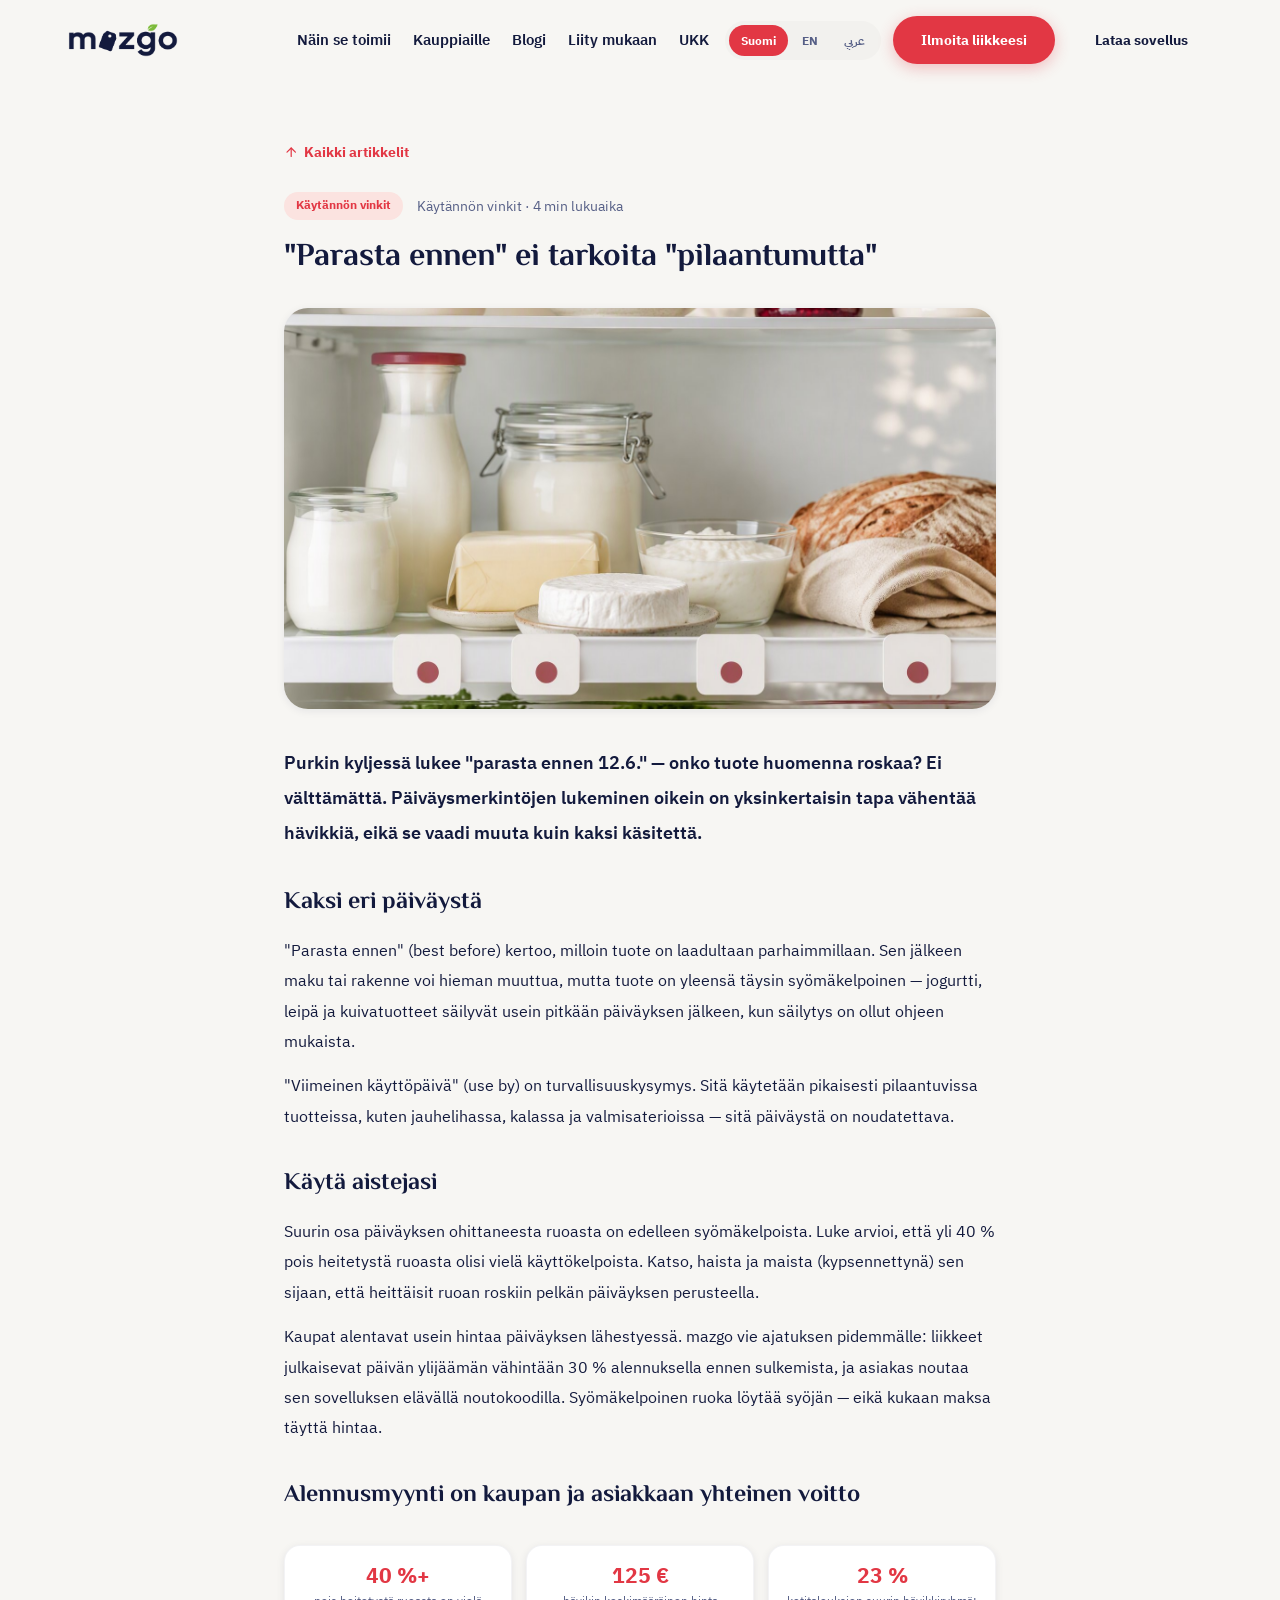
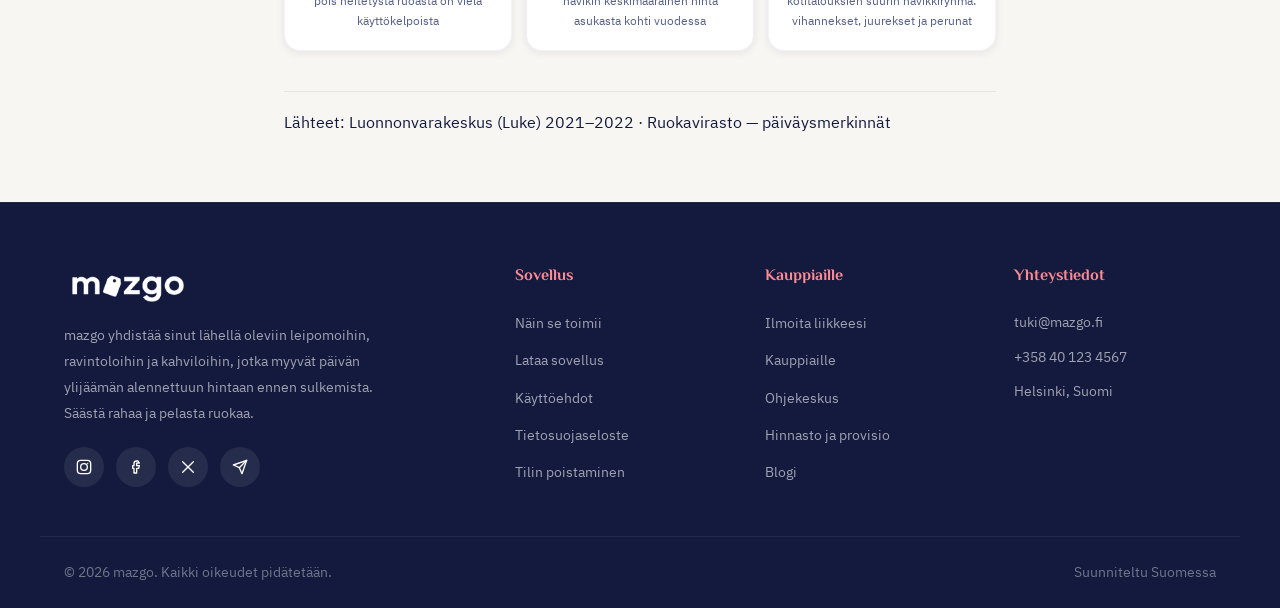
<file: blog-best-before-dates.html>
<!DOCTYPE html>
<html lang="fi" dir="ltr">
<head>
<meta charset="UTF-8">
<meta name="viewport" content="width=device-width, initial-scale=1.0">
<title>Parasta ennen ei tarkoita pilaantunutta — mazgo blogi</title>
<meta name="description" content="Suuri osa ruoasta on syömäkelpoista päiväyksen jälkeen. Näin luet pakkausmerkintöjä oikein ja säästät ruokaa — ja rahaa.">
<link rel="icon" type="image/png" href="assets/brand/mazgo-mark-bag.png">
<link href="https://fonts.googleapis.com/css2?family=El+Messiri:wght@400;500;600;700&family=IBM+Plex+Sans+Arabic:wght@300;400;500;600;700&display=swap" rel="stylesheet">
<link rel="stylesheet" href="https://cdnjs.cloudflare.com/ajax/libs/font-awesome/6.5.1/css/all.min.css">
<link rel="stylesheet" href="styles.css">
</head>
<body data-title-key="blog.c3.title">
<div id="progress"></div>

<svg width="0" height="0" style="position:absolute" aria-hidden="true" focusable="false">
<defs>
<symbol id="i-bars" viewBox="0 0 24 24"><line x1="4" y1="6" x2="20" y2="6"/><line x1="4" y1="12" x2="20" y2="12"/><line x1="4" y1="18" x2="20" y2="18"/></symbol>
<symbol id="i-arrow-up" viewBox="0 0 24 24"><line x1="12" y1="19" x2="12" y2="5"/><polyline points="5 12 12 5 19 12"/></symbol>
<symbol id="i-close" viewBox="0 0 24 24"><line x1="5" y1="5" x2="19" y2="19"/><line x1="19" y1="5" x2="5" y2="19"/></symbol>
<symbol id="i-leaf" viewBox="0 0 24 24"><path d="M4 20c0-8 6-14 16-16-2 10-8 16-16 16Z"/><path d="M8 16C12 12 15 9 18 6"/></symbol>
<symbol id="i-download" viewBox="0 0 24 24"><path d="M12 3v12"/><polyline points="7 11 12 16 17 11"/><path d="M5 21h14"/></symbol>
<symbol id="i-store" viewBox="0 0 24 24"><path d="M4 10v10h16V10"/><path d="M2.5 10 5 4h14l2.5 6"/><rect x="9.5" y="14" width="5" height="6"/></symbol>
<symbol id="i-heart" viewBox="0 0 24 24"><path d="M20.8 4.6a5.5 5.5 0 0 0-7.8 0L12 5.6l-1-1a5.5 5.5 0 1 0-7.8 7.8l1 1L12 21.2l7.8-7.8 1-1a5.5 5.5 0 0 0 0-7.8Z"/></symbol>
<symbol id="i-users" viewBox="0 0 24 24"><path d="M17 21v-2a4 4 0 0 0-4-4H5a4 4 0 0 0-4 4v2"/><circle cx="9" cy="7" r="4"/><path d="M23 21v-2a4 4 0 0 0-3-3.87"/><path d="M16 3.13a4 4 0 0 1 0 7.75"/></symbol>
<symbol id="i-cart" viewBox="0 0 24 24"><circle cx="9" cy="21" r="1"/><circle cx="20" cy="21" r="1"/><path d="M1 1h4l2.68 13.39a2 2 0 0 0 2 1.61h9.72a2 2 0 0 0 2-1.61L23 6H6"/></symbol>
<symbol id="i-check-circle" viewBox="0 0 24 24"><circle cx="12" cy="12" r="9"/><polyline points="8 12.5 11 15.5 16 9.5"/></symbol>
<symbol id="i-send" viewBox="0 0 24 24"><line x1="22" y1="2" x2="11" y2="13"/><polygon points="22 2 15 22 11 13 2 9 22 2"/></symbol>
<symbol id="i-chevron" viewBox="0 0 24 24"><polyline points="6 9 12 15 18 9"/></symbol>
<symbol id="i-instagram" viewBox="0 0 24 24"><rect x="2" y="2" width="20" height="20" rx="5"/><circle cx="12" cy="12" r="5"/><circle cx="17.5" cy="6.5" r="1" fill="currentColor" stroke="none"/></symbol>
<symbol id="i-facebook" viewBox="0 0 24 24"><path d="M15 3h-2a4 4 0 0 0-4 4v3H7v4h2v7h4v-7h3l1-4h-4V7a1 1 0 0 1 1-1h3Z"/></symbol>
<symbol id="i-x" viewBox="0 0 24 24"><line x1="4" y1="4" x2="20" y2="20"/><line x1="20" y1="4" x2="4" y2="20"/></symbol>
<symbol id="i-question" viewBox="0 0 24 24"><circle cx="12" cy="12" r="9"/><path d="M9.5 9a2.5 2.5 0 1 1 3.8 2.1c-.8.5-1.3 1-1.3 1.9v.5"/><circle cx="12" cy="17" r=".5" fill="currentColor" stroke="none"/></symbol>
<symbol id="i-envelope" viewBox="0 0 24 24"><rect x="2" y="4" width="20" height="16" rx="2"/><polyline points="22 6 12 13 2 6"/></symbol>
<symbol id="i-warning" viewBox="0 0 24 24"><path d="M12 3 2 20h20L12 3Z"/><line x1="12" y1="10" x2="12" y2="14"/><circle cx="12" cy="17" r=".5" fill="currentColor" stroke="none"/></symbol>
</defs>
</svg>

<nav class="navbar" id="navbar">
<div class="nav-container">
<a href="index.html" class="logo" aria-label="mazgo"><span class="logo-icon"><img src="assets/brand/mazgo-wordmark-ink.png" alt="mazgo"></span></a>
<ul class="nav-links">
<li><a href="index.html#how" data-i18n="nav.how">Näin se toimii</a></li>
<li><a href="index.html#merchants" data-i18n="nav.merchants">Kauppiaille</a></li>
<li><a href="blog.html" data-i18n="nav.blog">Blogi</a></li>
<li><a href="index.html#register" data-i18n="nav.join">Liity mukaan</a></li>
<li><a href="index.html#faq" data-i18n="nav.faq">UKK</a></li>
</ul>
<div class="nav-cta">
<div class="lang-switch" role="group" aria-label="Kieli">
<button type="button" data-lang="fi" class="active">Suomi</button>
<button type="button" data-lang="en">EN</button>
<button type="button" data-lang="ar">عربي</button>
</div>
<a href="index.html#register" class="btn btn-primary" data-i18n="nav.register">Ilmoita liikkeesi</a>
<a href="#" class="btn btn-ghost" data-i18n="nav.download">Lataa sovellus</a>
</div>
<button class="mobile-menu-btn" onclick="toggleMenu()" aria-label="Avaa valikko"><svg class="icon" aria-hidden="true"><use href="#i-bars"/></svg></button>
</div>
</nav>

<div class="mobile-menu-overlay" id="menuOverlay" onclick="toggleMenu()"></div>
<div class="mobile-menu" id="mobileMenu">
<button class="mobile-menu-close" onclick="toggleMenu()" aria-label="Sulje valikko"><svg class="icon" aria-hidden="true"><use href="#i-close"/></svg></button>
<ul>
<li><a href="index.html#how" data-i18n="nav.how">Näin se toimii</a></li>
<li><a href="index.html#merchants" data-i18n="nav.merchants">Kauppiaille</a></li>
<li><a href="blog.html" data-i18n="nav.blog">Blogi</a></li>
<li><a href="index.html#register" data-i18n="nav.join">Liity mukaan</a></li>
<li><a href="index.html#faq" data-i18n="nav.faq">UKK</a></li>
</ul>
<div class="lang-switch" role="group" aria-label="Kieli">
<button type="button" data-lang="fi" class="active">Suomi</button>
<button type="button" data-lang="en">EN</button>
<button type="button" data-lang="ar">عربي</button>
</div>
<a href="index.html#register" class="btn btn-primary" data-i18n="nav.register">Ilmoita liikkeesi</a>
<a href="#" class="btn btn-outline" data-i18n="nav.download">Lataa sovellus</a>
</div>


<section class="section legal-page" style="padding-top:140px;padding-bottom:60px">
<div class="blog-article animate-on-scroll">
<a href="blog.html" class="legal-back"><svg class="icon" aria-hidden="true"><use href="#i-arrow-up"/></svg><span data-i18n="blog.all">Kaikki artikkelit</span></a>
<div class="blog-article-meta"><span class="blog-card-tag" data-i18n="blog.c3.tag"></span><span data-i18n="a3.meta"></span></div>
<h1 class="legal-title" style="margin-bottom:24px" data-i18n="blog.c3.title">"Parasta ennen" ei tarkoita "pilaantunutta"</h1>
<img class="blog-article-img" src="assets/blog/best-before.jpg" alt="Elintarvikkeiden päiväysmerkinnät">
<p class="lead" data-i18n="a3.lead"></p>
<h2 data-i18n="a3.h1"></h2>
<p data-i18n="a3.p1"></p>
<p data-i18n="a3.p2"></p>
<h2 data-i18n="a3.h2"></h2>
<p data-i18n="a3.p3"></p>
<p data-i18n="a3.p4"></p>
<h2 data-i18n="a3.h3"></h2>

<div class="article-stats">
<div class="article-stat"><b data-i18n="a3.stat1"></b><span data-i18n="a3.stat1l"></span></div>
<div class="article-stat"><b data-i18n="a3.stat2"></b><span data-i18n="a3.stat2l"></span></div>
<div class="article-stat"><b data-i18n="a3.stat3"></b><span data-i18n="a3.stat3l"></span></div>
</div>
<div class="blog-sources"><p data-i18n="a3.src"></p></div>
</div>
</section>

<footer class="footer">
<div class="footer-container">
<div class="footer-brand">
<a href="index.html" class="logo" aria-label="mazgo"><span class="logo-icon"><img src="assets/brand/mazgo-wordmark-white.png" alt="mazgo"></span></a>
<p data-i18n="footer.tag">mazgo yhdistää sinut lähellä oleviin leipomoihin, ravintoloihin ja kahviloihin.</p>
<div class="footer-social">
<a href="#" aria-label="Instagram"><svg class="icon" aria-hidden="true"><use href="#i-instagram"/></svg></a>
<a href="#" aria-label="Facebook"><svg class="icon" aria-hidden="true"><use href="#i-facebook"/></svg></a>
<a href="#" aria-label="X"><svg class="icon" aria-hidden="true"><use href="#i-x"/></svg></a>
<a href="#" aria-label="Telegram"><svg class="icon" aria-hidden="true"><use href="#i-send"/></svg></a>
</div>
</div>
<div class="footer-col">
<h4 data-i18n="footer.app">Sovellus</h4>
<ul>
<li><a href="index.html#how" data-i18n="nav.how">Näin se toimii</a></li>
<li><a href="#" data-i18n="nav.download">Lataa sovellus</a></li>
<li><a href="terms.html" data-i18n="footer.terms">Käyttöehdot</a></li>
<li><a href="privacy.html" data-i18n="footer.privacy">Tietosuojaseloste</a></li>
<li><a href="delete-account.html" data-i18n="footer.delete">Tilin poistaminen</a></li>
</ul>
</div>
<div class="footer-col">
<h4 data-i18n="footer.forMerchants">Kauppiaille</h4>
<ul>
<li><a href="index.html#register" data-i18n="nav.register">Ilmoita liikkeesi</a></li>
<li><a href="index.html#merchants" data-i18n="nav.merchants">Kauppiaille</a></li>
<li><a href="help.html" data-i18n="footer.help">Ohjekeskus</a></li>
<li><a href="pricing.html" data-i18n="footer.pricing">Hinnasto ja provisio</a></li>
<li><a href="blog.html" data-i18n="nav.blog">Blogi</a></li>
</ul>
</div>
<div class="footer-col">
<h4 data-i18n="footer.contact">Yhteystiedot</h4>
<ul>
<li class="plain" data-i18n="footer.email">tuki@mazgo.fi</li>
<li class="plain" data-i18n="footer.phone">+358 40 123 4567</li>
<li class="plain" data-i18n="footer.city">Helsinki, Suomi</li>
</ul>
</div>
</div>
<div class="footer-bottom">
<div data-i18n="footer.rights">© 2026 mazgo. Kaikki oikeudet pidätetään.</div>
<div data-i18n="footer.made">Suunniteltu Suomessa</div>
</div>
</footer>

<div class="toast" id="toast" role="status"><svg class="icon" aria-hidden="true"><use href="#i-check-circle"/></svg><span id="toastMsg">Valmis!</span></div>

<button id="backTop" onclick="window.scrollTo({top:0,behavior:'smooth'})" aria-label="Takaisin ylös"><svg class="icon" aria-hidden="true"><use href="#i-arrow-up"/></svg></button>
<script src="i18n.js"></script>
<script src="script.js"></script>
</body>
</html>
</file>
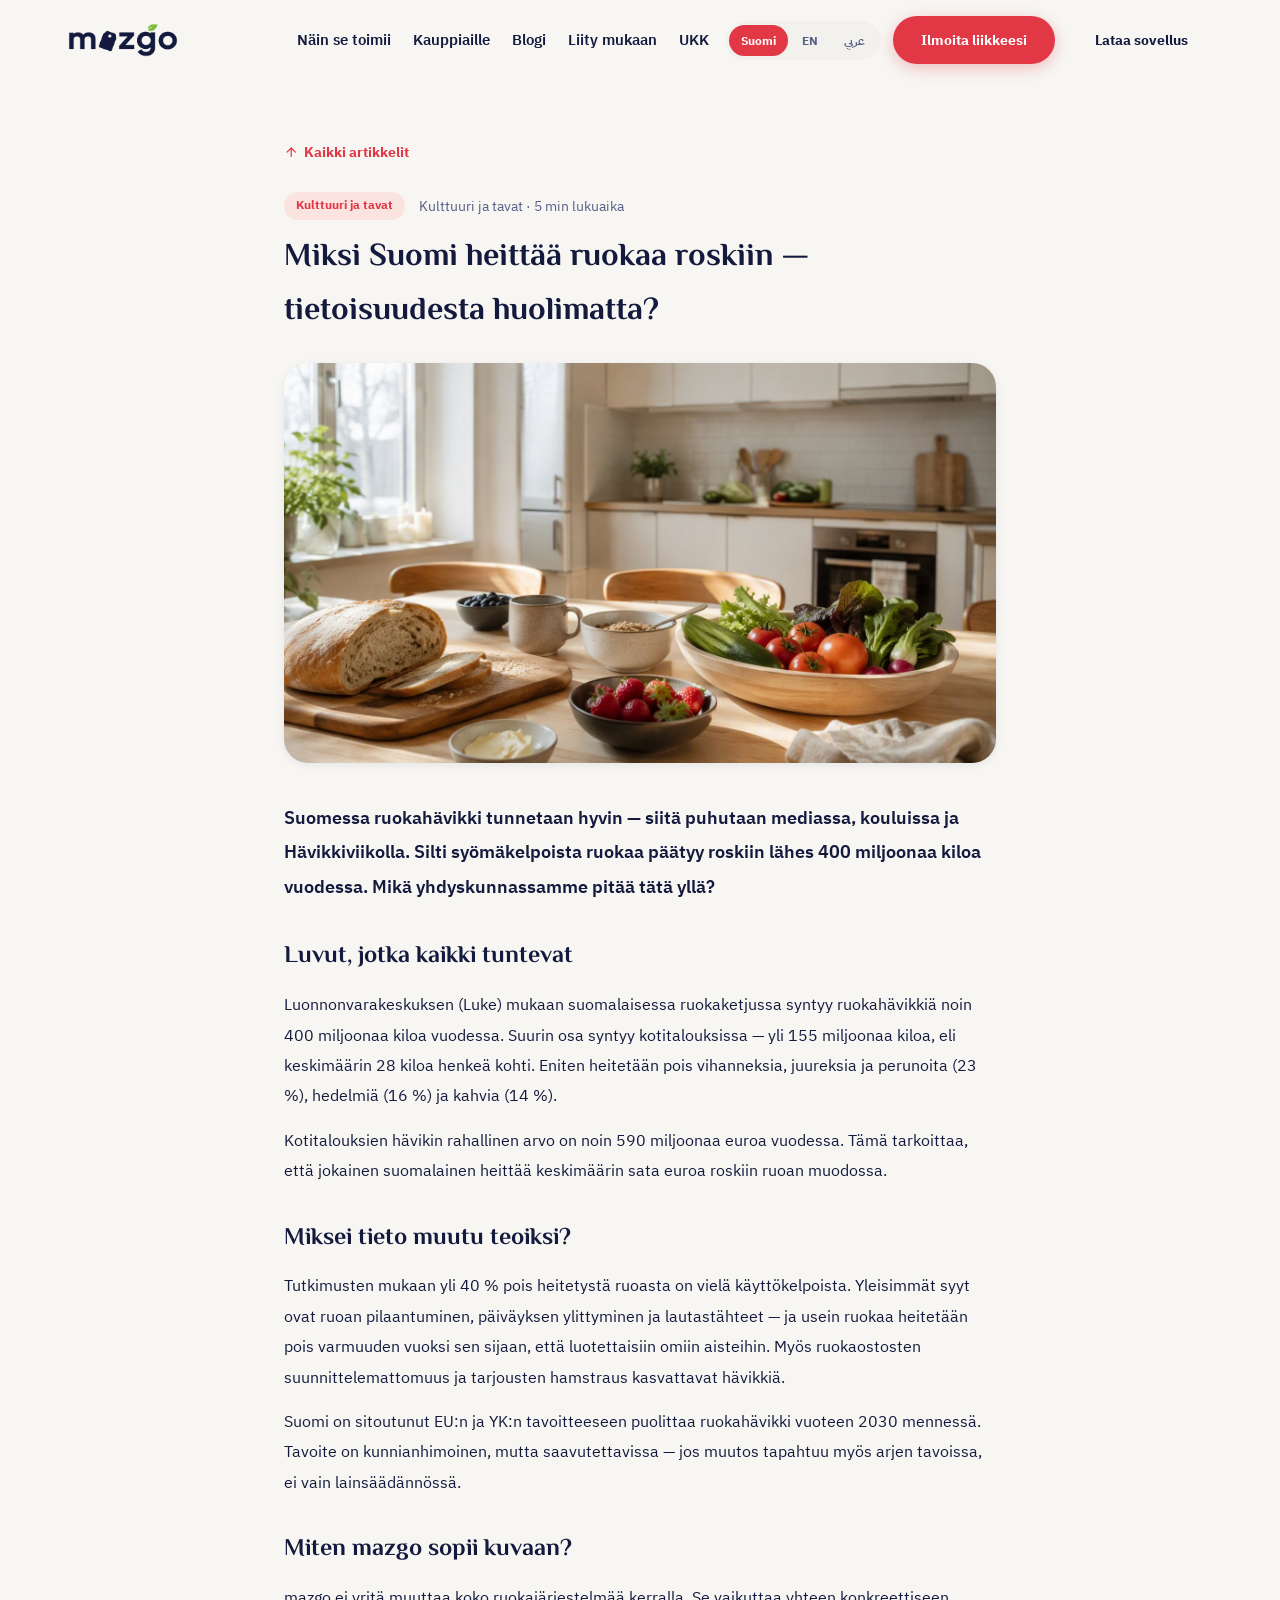
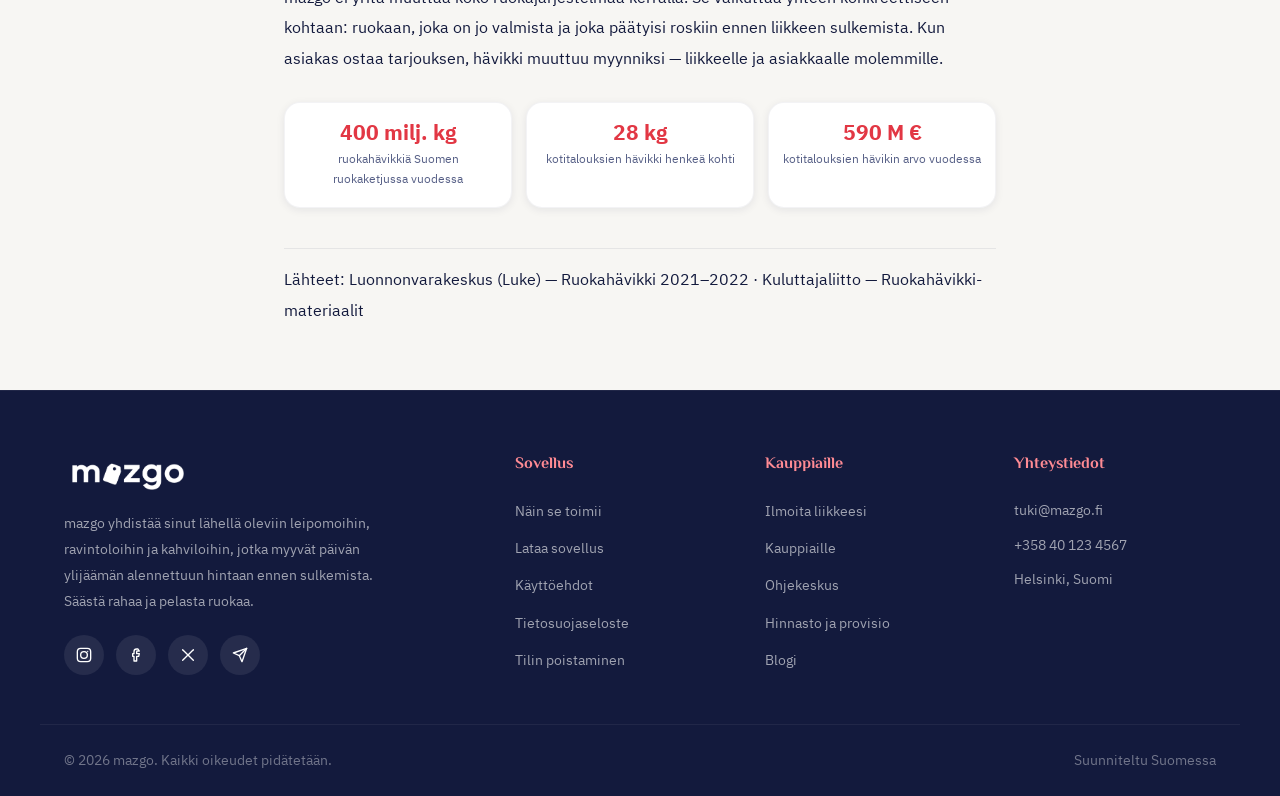
<file: blog-finland-food-waste.html>
<!DOCTYPE html>
<html lang="fi" dir="ltr">
<head>
<meta charset="UTF-8">
<meta name="viewport" content="width=device-width, initial-scale=1.0">
<title>Miksi Suomi heittää ruokaa roskiin — mazgo blogi</title>
<meta name="description" content="Suomalaiset tuntevat hävikkiluvut, mutta ruokaa päätyy silti biojätteeseen lähes 400 miljoonaa kiloa vuodessa. Mistä kuilu tietojen ja tekojen välillä johtuu?">
<link rel="icon" type="image/png" href="assets/brand/mazgo-mark-bag.png">
<link href="https://fonts.googleapis.com/css2?family=El+Messiri:wght@400;500;600;700&family=IBM+Plex+Sans+Arabic:wght@300;400;500;600;700&display=swap" rel="stylesheet">
<link rel="stylesheet" href="https://cdnjs.cloudflare.com/ajax/libs/font-awesome/6.5.1/css/all.min.css">
<link rel="stylesheet" href="styles.css">
</head>
<body data-title-key="blog.c1.title">
<div id="progress"></div>

<svg width="0" height="0" style="position:absolute" aria-hidden="true" focusable="false">
<defs>
<symbol id="i-bars" viewBox="0 0 24 24"><line x1="4" y1="6" x2="20" y2="6"/><line x1="4" y1="12" x2="20" y2="12"/><line x1="4" y1="18" x2="20" y2="18"/></symbol>
<symbol id="i-arrow-up" viewBox="0 0 24 24"><line x1="12" y1="19" x2="12" y2="5"/><polyline points="5 12 12 5 19 12"/></symbol>
<symbol id="i-close" viewBox="0 0 24 24"><line x1="5" y1="5" x2="19" y2="19"/><line x1="19" y1="5" x2="5" y2="19"/></symbol>
<symbol id="i-leaf" viewBox="0 0 24 24"><path d="M4 20c0-8 6-14 16-16-2 10-8 16-16 16Z"/><path d="M8 16C12 12 15 9 18 6"/></symbol>
<symbol id="i-download" viewBox="0 0 24 24"><path d="M12 3v12"/><polyline points="7 11 12 16 17 11"/><path d="M5 21h14"/></symbol>
<symbol id="i-store" viewBox="0 0 24 24"><path d="M4 10v10h16V10"/><path d="M2.5 10 5 4h14l2.5 6"/><rect x="9.5" y="14" width="5" height="6"/></symbol>
<symbol id="i-heart" viewBox="0 0 24 24"><path d="M20.8 4.6a5.5 5.5 0 0 0-7.8 0L12 5.6l-1-1a5.5 5.5 0 1 0-7.8 7.8l1 1L12 21.2l7.8-7.8 1-1a5.5 5.5 0 0 0 0-7.8Z"/></symbol>
<symbol id="i-users" viewBox="0 0 24 24"><path d="M17 21v-2a4 4 0 0 0-4-4H5a4 4 0 0 0-4 4v2"/><circle cx="9" cy="7" r="4"/><path d="M23 21v-2a4 4 0 0 0-3-3.87"/><path d="M16 3.13a4 4 0 0 1 0 7.75"/></symbol>
<symbol id="i-cart" viewBox="0 0 24 24"><circle cx="9" cy="21" r="1"/><circle cx="20" cy="21" r="1"/><path d="M1 1h4l2.68 13.39a2 2 0 0 0 2 1.61h9.72a2 2 0 0 0 2-1.61L23 6H6"/></symbol>
<symbol id="i-check-circle" viewBox="0 0 24 24"><circle cx="12" cy="12" r="9"/><polyline points="8 12.5 11 15.5 16 9.5"/></symbol>
<symbol id="i-send" viewBox="0 0 24 24"><line x1="22" y1="2" x2="11" y2="13"/><polygon points="22 2 15 22 11 13 2 9 22 2"/></symbol>
<symbol id="i-chevron" viewBox="0 0 24 24"><polyline points="6 9 12 15 18 9"/></symbol>
<symbol id="i-instagram" viewBox="0 0 24 24"><rect x="2" y="2" width="20" height="20" rx="5"/><circle cx="12" cy="12" r="5"/><circle cx="17.5" cy="6.5" r="1" fill="currentColor" stroke="none"/></symbol>
<symbol id="i-facebook" viewBox="0 0 24 24"><path d="M15 3h-2a4 4 0 0 0-4 4v3H7v4h2v7h4v-7h3l1-4h-4V7a1 1 0 0 1 1-1h3Z"/></symbol>
<symbol id="i-x" viewBox="0 0 24 24"><line x1="4" y1="4" x2="20" y2="20"/><line x1="20" y1="4" x2="4" y2="20"/></symbol>
<symbol id="i-question" viewBox="0 0 24 24"><circle cx="12" cy="12" r="9"/><path d="M9.5 9a2.5 2.5 0 1 1 3.8 2.1c-.8.5-1.3 1-1.3 1.9v.5"/><circle cx="12" cy="17" r=".5" fill="currentColor" stroke="none"/></symbol>
<symbol id="i-envelope" viewBox="0 0 24 24"><rect x="2" y="4" width="20" height="16" rx="2"/><polyline points="22 6 12 13 2 6"/></symbol>
<symbol id="i-warning" viewBox="0 0 24 24"><path d="M12 3 2 20h20L12 3Z"/><line x1="12" y1="10" x2="12" y2="14"/><circle cx="12" cy="17" r=".5" fill="currentColor" stroke="none"/></symbol>
</defs>
</svg>

<nav class="navbar" id="navbar">
<div class="nav-container">
<a href="index.html" class="logo" aria-label="mazgo"><span class="logo-icon"><img src="assets/brand/mazgo-wordmark-ink.png" alt="mazgo"></span></a>
<ul class="nav-links">
<li><a href="index.html#how" data-i18n="nav.how">Näin se toimii</a></li>
<li><a href="index.html#merchants" data-i18n="nav.merchants">Kauppiaille</a></li>
<li><a href="blog.html" data-i18n="nav.blog">Blogi</a></li>
<li><a href="index.html#register" data-i18n="nav.join">Liity mukaan</a></li>
<li><a href="index.html#faq" data-i18n="nav.faq">UKK</a></li>
</ul>
<div class="nav-cta">
<div class="lang-switch" role="group" aria-label="Kieli">
<button type="button" data-lang="fi" class="active">Suomi</button>
<button type="button" data-lang="en">EN</button>
<button type="button" data-lang="ar">عربي</button>
</div>
<a href="index.html#register" class="btn btn-primary" data-i18n="nav.register">Ilmoita liikkeesi</a>
<a href="#" class="btn btn-ghost" data-i18n="nav.download">Lataa sovellus</a>
</div>
<button class="mobile-menu-btn" onclick="toggleMenu()" aria-label="Avaa valikko"><svg class="icon" aria-hidden="true"><use href="#i-bars"/></svg></button>
</div>
</nav>

<div class="mobile-menu-overlay" id="menuOverlay" onclick="toggleMenu()"></div>
<div class="mobile-menu" id="mobileMenu">
<button class="mobile-menu-close" onclick="toggleMenu()" aria-label="Sulje valikko"><svg class="icon" aria-hidden="true"><use href="#i-close"/></svg></button>
<ul>
<li><a href="index.html#how" data-i18n="nav.how">Näin se toimii</a></li>
<li><a href="index.html#merchants" data-i18n="nav.merchants">Kauppiaille</a></li>
<li><a href="blog.html" data-i18n="nav.blog">Blogi</a></li>
<li><a href="index.html#register" data-i18n="nav.join">Liity mukaan</a></li>
<li><a href="index.html#faq" data-i18n="nav.faq">UKK</a></li>
</ul>
<div class="lang-switch" role="group" aria-label="Kieli">
<button type="button" data-lang="fi" class="active">Suomi</button>
<button type="button" data-lang="en">EN</button>
<button type="button" data-lang="ar">عربي</button>
</div>
<a href="index.html#register" class="btn btn-primary" data-i18n="nav.register">Ilmoita liikkeesi</a>
<a href="#" class="btn btn-outline" data-i18n="nav.download">Lataa sovellus</a>
</div>


<section class="section legal-page" style="padding-top:140px;padding-bottom:60px">
<div class="blog-article animate-on-scroll">
<a href="blog.html" class="legal-back"><svg class="icon" aria-hidden="true"><use href="#i-arrow-up"/></svg><span data-i18n="blog.all">Kaikki artikkelit</span></a>
<div class="blog-article-meta"><span class="blog-card-tag" data-i18n="blog.c1.tag"></span><span data-i18n="a1.meta"></span></div>
<h1 class="legal-title" style="margin-bottom:24px" data-i18n="blog.c1.title">Miksi Suomi heittää ruokaa roskiin — tietoisuudesta huolimatta?</h1>
<img class="blog-article-img" src="assets/blog/finland-food-waste.jpg" alt="Suomalainen keittiö ja ruokahävikki">
<p class="lead" data-i18n="a1.lead"></p>
<h2 data-i18n="a1.h1"></h2>
<p data-i18n="a1.p1"></p>
<p data-i18n="a1.p2"></p>
<h2 data-i18n="a1.h2"></h2>
<p data-i18n="a1.p3"></p>
<p data-i18n="a1.p4"></p>
<h2 data-i18n="a1.h3"></h2>
<p data-i18n="a1.p5"></p>
<div class="article-stats">
<div class="article-stat"><b data-i18n="a1.stat1"></b><span data-i18n="a1.stat1l"></span></div>
<div class="article-stat"><b data-i18n="a1.stat2"></b><span data-i18n="a1.stat2l"></span></div>
<div class="article-stat"><b data-i18n="a1.stat3"></b><span data-i18n="a1.stat3l"></span></div>
</div>
<div class="blog-sources"><p data-i18n="a1.src"></p></div>
</div>
</section>

<footer class="footer">
<div class="footer-container">
<div class="footer-brand">
<a href="index.html" class="logo" aria-label="mazgo"><span class="logo-icon"><img src="assets/brand/mazgo-wordmark-white.png" alt="mazgo"></span></a>
<p data-i18n="footer.tag">mazgo yhdistää sinut lähellä oleviin leipomoihin, ravintoloihin ja kahviloihin.</p>
<div class="footer-social">
<a href="#" aria-label="Instagram"><svg class="icon" aria-hidden="true"><use href="#i-instagram"/></svg></a>
<a href="#" aria-label="Facebook"><svg class="icon" aria-hidden="true"><use href="#i-facebook"/></svg></a>
<a href="#" aria-label="X"><svg class="icon" aria-hidden="true"><use href="#i-x"/></svg></a>
<a href="#" aria-label="Telegram"><svg class="icon" aria-hidden="true"><use href="#i-send"/></svg></a>
</div>
</div>
<div class="footer-col">
<h4 data-i18n="footer.app">Sovellus</h4>
<ul>
<li><a href="index.html#how" data-i18n="nav.how">Näin se toimii</a></li>
<li><a href="#" data-i18n="nav.download">Lataa sovellus</a></li>
<li><a href="terms.html" data-i18n="footer.terms">Käyttöehdot</a></li>
<li><a href="privacy.html" data-i18n="footer.privacy">Tietosuojaseloste</a></li>
<li><a href="delete-account.html" data-i18n="footer.delete">Tilin poistaminen</a></li>
</ul>
</div>
<div class="footer-col">
<h4 data-i18n="footer.forMerchants">Kauppiaille</h4>
<ul>
<li><a href="index.html#register" data-i18n="nav.register">Ilmoita liikkeesi</a></li>
<li><a href="index.html#merchants" data-i18n="nav.merchants">Kauppiaille</a></li>
<li><a href="help.html" data-i18n="footer.help">Ohjekeskus</a></li>
<li><a href="pricing.html" data-i18n="footer.pricing">Hinnasto ja provisio</a></li>
<li><a href="blog.html" data-i18n="nav.blog">Blogi</a></li>
</ul>
</div>
<div class="footer-col">
<h4 data-i18n="footer.contact">Yhteystiedot</h4>
<ul>
<li class="plain" data-i18n="footer.email">tuki@mazgo.fi</li>
<li class="plain" data-i18n="footer.phone">+358 40 123 4567</li>
<li class="plain" data-i18n="footer.city">Helsinki, Suomi</li>
</ul>
</div>
</div>
<div class="footer-bottom">
<div data-i18n="footer.rights">© 2026 mazgo. Kaikki oikeudet pidätetään.</div>
<div data-i18n="footer.made">Suunniteltu Suomessa</div>
</div>
</footer>

<div class="toast" id="toast" role="status"><svg class="icon" aria-hidden="true"><use href="#i-check-circle"/></svg><span id="toastMsg">Valmis!</span></div>

<button id="backTop" onclick="window.scrollTo({top:0,behavior:'smooth'})" aria-label="Takaisin ylös"><svg class="icon" aria-hidden="true"><use href="#i-arrow-up"/></svg></button>
<script src="i18n.js"></script>
<script src="script.js"></script>
</body>
</html>
</file>
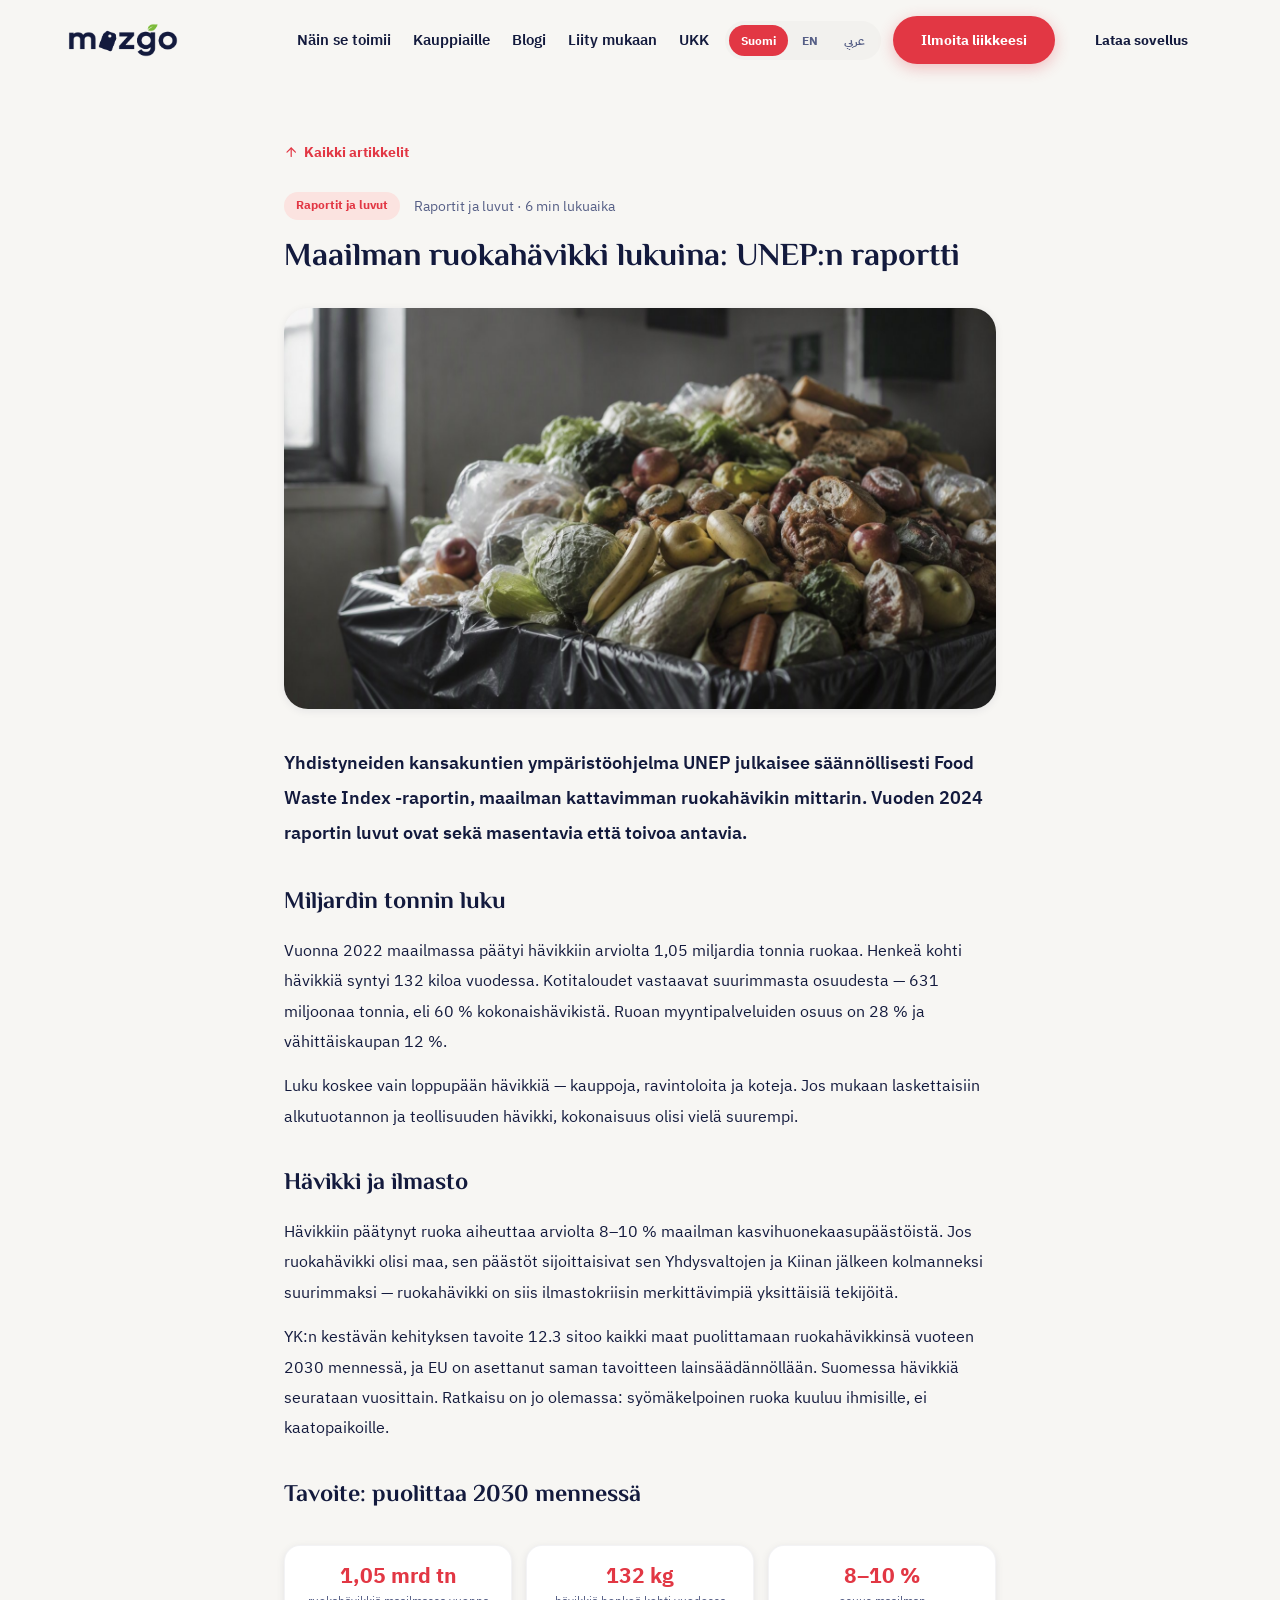
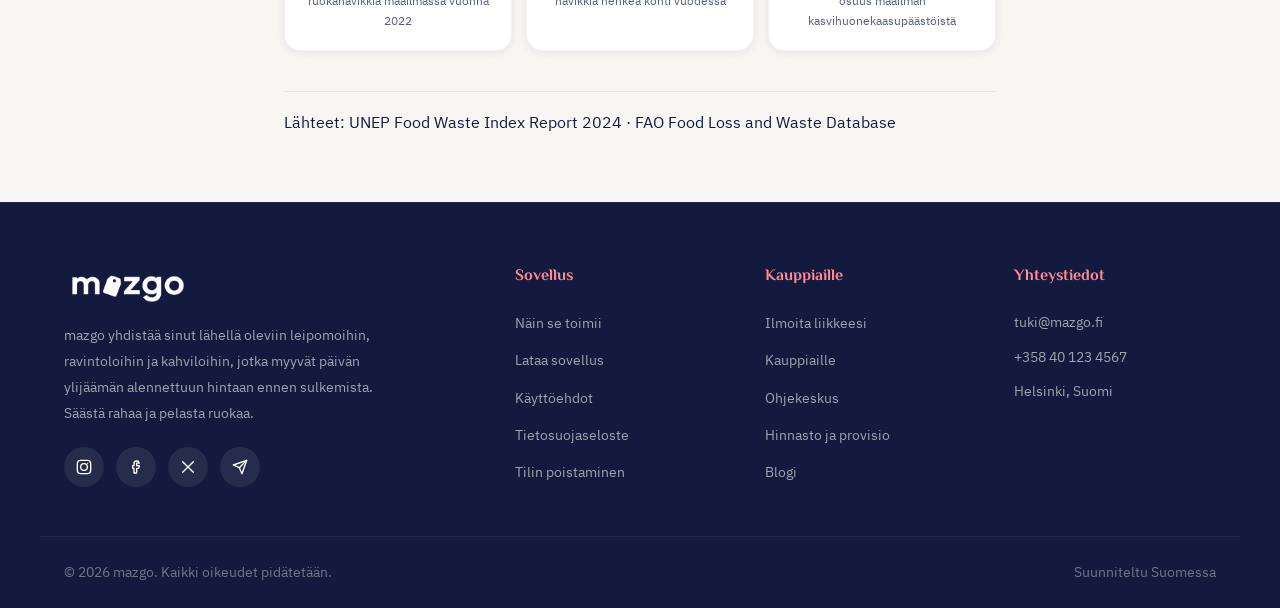
<file: blog-global-food-waste-numbers.html>
<!DOCTYPE html>
<html lang="fi" dir="ltr">
<head>
<meta charset="UTF-8">
<meta name="viewport" content="width=device-width, initial-scale=1.0">
<title>Maailman ruokahävikki lukuina — mazgo blogi</title>
<meta name="description" content="1,05 miljardia tonnia ruokaa vuodessa. UNEP:n tuoreimmat luvut kertovat hävikin määrästä, jakautumisesta ja ilmastovaikutuksista.">
<link rel="icon" type="image/png" href="assets/brand/mazgo-mark-bag.png">
<link href="https://fonts.googleapis.com/css2?family=El+Messiri:wght@400;500;600;700&family=IBM+Plex+Sans+Arabic:wght@300;400;500;600;700&display=swap" rel="stylesheet">
<link rel="stylesheet" href="https://cdnjs.cloudflare.com/ajax/libs/font-awesome/6.5.1/css/all.min.css">
<link rel="stylesheet" href="styles.css">
</head>
<body data-title-key="blog.c2.title">
<div id="progress"></div>

<svg width="0" height="0" style="position:absolute" aria-hidden="true" focusable="false">
<defs>
<symbol id="i-bars" viewBox="0 0 24 24"><line x1="4" y1="6" x2="20" y2="6"/><line x1="4" y1="12" x2="20" y2="12"/><line x1="4" y1="18" x2="20" y2="18"/></symbol>
<symbol id="i-arrow-up" viewBox="0 0 24 24"><line x1="12" y1="19" x2="12" y2="5"/><polyline points="5 12 12 5 19 12"/></symbol>
<symbol id="i-close" viewBox="0 0 24 24"><line x1="5" y1="5" x2="19" y2="19"/><line x1="19" y1="5" x2="5" y2="19"/></symbol>
<symbol id="i-leaf" viewBox="0 0 24 24"><path d="M4 20c0-8 6-14 16-16-2 10-8 16-16 16Z"/><path d="M8 16C12 12 15 9 18 6"/></symbol>
<symbol id="i-download" viewBox="0 0 24 24"><path d="M12 3v12"/><polyline points="7 11 12 16 17 11"/><path d="M5 21h14"/></symbol>
<symbol id="i-store" viewBox="0 0 24 24"><path d="M4 10v10h16V10"/><path d="M2.5 10 5 4h14l2.5 6"/><rect x="9.5" y="14" width="5" height="6"/></symbol>
<symbol id="i-heart" viewBox="0 0 24 24"><path d="M20.8 4.6a5.5 5.5 0 0 0-7.8 0L12 5.6l-1-1a5.5 5.5 0 1 0-7.8 7.8l1 1L12 21.2l7.8-7.8 1-1a5.5 5.5 0 0 0 0-7.8Z"/></symbol>
<symbol id="i-users" viewBox="0 0 24 24"><path d="M17 21v-2a4 4 0 0 0-4-4H5a4 4 0 0 0-4 4v2"/><circle cx="9" cy="7" r="4"/><path d="M23 21v-2a4 4 0 0 0-3-3.87"/><path d="M16 3.13a4 4 0 0 1 0 7.75"/></symbol>
<symbol id="i-cart" viewBox="0 0 24 24"><circle cx="9" cy="21" r="1"/><circle cx="20" cy="21" r="1"/><path d="M1 1h4l2.68 13.39a2 2 0 0 0 2 1.61h9.72a2 2 0 0 0 2-1.61L23 6H6"/></symbol>
<symbol id="i-check-circle" viewBox="0 0 24 24"><circle cx="12" cy="12" r="9"/><polyline points="8 12.5 11 15.5 16 9.5"/></symbol>
<symbol id="i-send" viewBox="0 0 24 24"><line x1="22" y1="2" x2="11" y2="13"/><polygon points="22 2 15 22 11 13 2 9 22 2"/></symbol>
<symbol id="i-chevron" viewBox="0 0 24 24"><polyline points="6 9 12 15 18 9"/></symbol>
<symbol id="i-instagram" viewBox="0 0 24 24"><rect x="2" y="2" width="20" height="20" rx="5"/><circle cx="12" cy="12" r="5"/><circle cx="17.5" cy="6.5" r="1" fill="currentColor" stroke="none"/></symbol>
<symbol id="i-facebook" viewBox="0 0 24 24"><path d="M15 3h-2a4 4 0 0 0-4 4v3H7v4h2v7h4v-7h3l1-4h-4V7a1 1 0 0 1 1-1h3Z"/></symbol>
<symbol id="i-x" viewBox="0 0 24 24"><line x1="4" y1="4" x2="20" y2="20"/><line x1="20" y1="4" x2="4" y2="20"/></symbol>
<symbol id="i-question" viewBox="0 0 24 24"><circle cx="12" cy="12" r="9"/><path d="M9.5 9a2.5 2.5 0 1 1 3.8 2.1c-.8.5-1.3 1-1.3 1.9v.5"/><circle cx="12" cy="17" r=".5" fill="currentColor" stroke="none"/></symbol>
<symbol id="i-envelope" viewBox="0 0 24 24"><rect x="2" y="4" width="20" height="16" rx="2"/><polyline points="22 6 12 13 2 6"/></symbol>
<symbol id="i-warning" viewBox="0 0 24 24"><path d="M12 3 2 20h20L12 3Z"/><line x1="12" y1="10" x2="12" y2="14"/><circle cx="12" cy="17" r=".5" fill="currentColor" stroke="none"/></symbol>
</defs>
</svg>

<nav class="navbar" id="navbar">
<div class="nav-container">
<a href="index.html" class="logo" aria-label="mazgo"><span class="logo-icon"><img src="assets/brand/mazgo-wordmark-ink.png" alt="mazgo"></span></a>
<ul class="nav-links">
<li><a href="index.html#how" data-i18n="nav.how">Näin se toimii</a></li>
<li><a href="index.html#merchants" data-i18n="nav.merchants">Kauppiaille</a></li>
<li><a href="blog.html" data-i18n="nav.blog">Blogi</a></li>
<li><a href="index.html#register" data-i18n="nav.join">Liity mukaan</a></li>
<li><a href="index.html#faq" data-i18n="nav.faq">UKK</a></li>
</ul>
<div class="nav-cta">
<div class="lang-switch" role="group" aria-label="Kieli">
<button type="button" data-lang="fi" class="active">Suomi</button>
<button type="button" data-lang="en">EN</button>
<button type="button" data-lang="ar">عربي</button>
</div>
<a href="index.html#register" class="btn btn-primary" data-i18n="nav.register">Ilmoita liikkeesi</a>
<a href="#" class="btn btn-ghost" data-i18n="nav.download">Lataa sovellus</a>
</div>
<button class="mobile-menu-btn" onclick="toggleMenu()" aria-label="Avaa valikko"><svg class="icon" aria-hidden="true"><use href="#i-bars"/></svg></button>
</div>
</nav>

<div class="mobile-menu-overlay" id="menuOverlay" onclick="toggleMenu()"></div>
<div class="mobile-menu" id="mobileMenu">
<button class="mobile-menu-close" onclick="toggleMenu()" aria-label="Sulje valikko"><svg class="icon" aria-hidden="true"><use href="#i-close"/></svg></button>
<ul>
<li><a href="index.html#how" data-i18n="nav.how">Näin se toimii</a></li>
<li><a href="index.html#merchants" data-i18n="nav.merchants">Kauppiaille</a></li>
<li><a href="blog.html" data-i18n="nav.blog">Blogi</a></li>
<li><a href="index.html#register" data-i18n="nav.join">Liity mukaan</a></li>
<li><a href="index.html#faq" data-i18n="nav.faq">UKK</a></li>
</ul>
<div class="lang-switch" role="group" aria-label="Kieli">
<button type="button" data-lang="fi" class="active">Suomi</button>
<button type="button" data-lang="en">EN</button>
<button type="button" data-lang="ar">عربي</button>
</div>
<a href="index.html#register" class="btn btn-primary" data-i18n="nav.register">Ilmoita liikkeesi</a>
<a href="#" class="btn btn-outline" data-i18n="nav.download">Lataa sovellus</a>
</div>


<section class="section legal-page" style="padding-top:140px;padding-bottom:60px">
<div class="blog-article animate-on-scroll">
<a href="blog.html" class="legal-back"><svg class="icon" aria-hidden="true"><use href="#i-arrow-up"/></svg><span data-i18n="blog.all">Kaikki artikkelit</span></a>
<div class="blog-article-meta"><span class="blog-card-tag" data-i18n="blog.c2.tag"></span><span data-i18n="a2.meta"></span></div>
<h1 class="legal-title" style="margin-bottom:24px" data-i18n="blog.c2.title">Maailman ruokahävikki lukuina: UNEP:n raportti</h1>
<img class="blog-article-img" src="assets/blog/global-food-waste.jpg" alt="Ruokahävikki kauppojen jätteessä">
<p class="lead" data-i18n="a2.lead"></p>
<h2 data-i18n="a2.h1"></h2>
<p data-i18n="a2.p1"></p>
<p data-i18n="a2.p2"></p>
<h2 data-i18n="a2.h2"></h2>
<p data-i18n="a2.p3"></p>
<p data-i18n="a2.p4"></p>
<h2 data-i18n="a2.h3"></h2>

<div class="article-stats">
<div class="article-stat"><b data-i18n="a2.stat1"></b><span data-i18n="a2.stat1l"></span></div>
<div class="article-stat"><b data-i18n="a2.stat2"></b><span data-i18n="a2.stat2l"></span></div>
<div class="article-stat"><b data-i18n="a2.stat3"></b><span data-i18n="a2.stat3l"></span></div>
</div>
<div class="blog-sources"><p data-i18n="a2.src"></p></div>
</div>
</section>

<footer class="footer">
<div class="footer-container">
<div class="footer-brand">
<a href="index.html" class="logo" aria-label="mazgo"><span class="logo-icon"><img src="assets/brand/mazgo-wordmark-white.png" alt="mazgo"></span></a>
<p data-i18n="footer.tag">mazgo yhdistää sinut lähellä oleviin leipomoihin, ravintoloihin ja kahviloihin.</p>
<div class="footer-social">
<a href="#" aria-label="Instagram"><svg class="icon" aria-hidden="true"><use href="#i-instagram"/></svg></a>
<a href="#" aria-label="Facebook"><svg class="icon" aria-hidden="true"><use href="#i-facebook"/></svg></a>
<a href="#" aria-label="X"><svg class="icon" aria-hidden="true"><use href="#i-x"/></svg></a>
<a href="#" aria-label="Telegram"><svg class="icon" aria-hidden="true"><use href="#i-send"/></svg></a>
</div>
</div>
<div class="footer-col">
<h4 data-i18n="footer.app">Sovellus</h4>
<ul>
<li><a href="index.html#how" data-i18n="nav.how">Näin se toimii</a></li>
<li><a href="#" data-i18n="nav.download">Lataa sovellus</a></li>
<li><a href="terms.html" data-i18n="footer.terms">Käyttöehdot</a></li>
<li><a href="privacy.html" data-i18n="footer.privacy">Tietosuojaseloste</a></li>
<li><a href="delete-account.html" data-i18n="footer.delete">Tilin poistaminen</a></li>
</ul>
</div>
<div class="footer-col">
<h4 data-i18n="footer.forMerchants">Kauppiaille</h4>
<ul>
<li><a href="index.html#register" data-i18n="nav.register">Ilmoita liikkeesi</a></li>
<li><a href="index.html#merchants" data-i18n="nav.merchants">Kauppiaille</a></li>
<li><a href="help.html" data-i18n="footer.help">Ohjekeskus</a></li>
<li><a href="pricing.html" data-i18n="footer.pricing">Hinnasto ja provisio</a></li>
<li><a href="blog.html" data-i18n="nav.blog">Blogi</a></li>
</ul>
</div>
<div class="footer-col">
<h4 data-i18n="footer.contact">Yhteystiedot</h4>
<ul>
<li class="plain" data-i18n="footer.email">tuki@mazgo.fi</li>
<li class="plain" data-i18n="footer.phone">+358 40 123 4567</li>
<li class="plain" data-i18n="footer.city">Helsinki, Suomi</li>
</ul>
</div>
</div>
<div class="footer-bottom">
<div data-i18n="footer.rights">© 2026 mazgo. Kaikki oikeudet pidätetään.</div>
<div data-i18n="footer.made">Suunniteltu Suomessa</div>
</div>
</footer>

<div class="toast" id="toast" role="status"><svg class="icon" aria-hidden="true"><use href="#i-check-circle"/></svg><span id="toastMsg">Valmis!</span></div>

<button id="backTop" onclick="window.scrollTo({top:0,behavior:'smooth'})" aria-label="Takaisin ylös"><svg class="icon" aria-hidden="true"><use href="#i-arrow-up"/></svg></button>
<script src="i18n.js"></script>
<script src="script.js"></script>
</body>
</html>
</file>
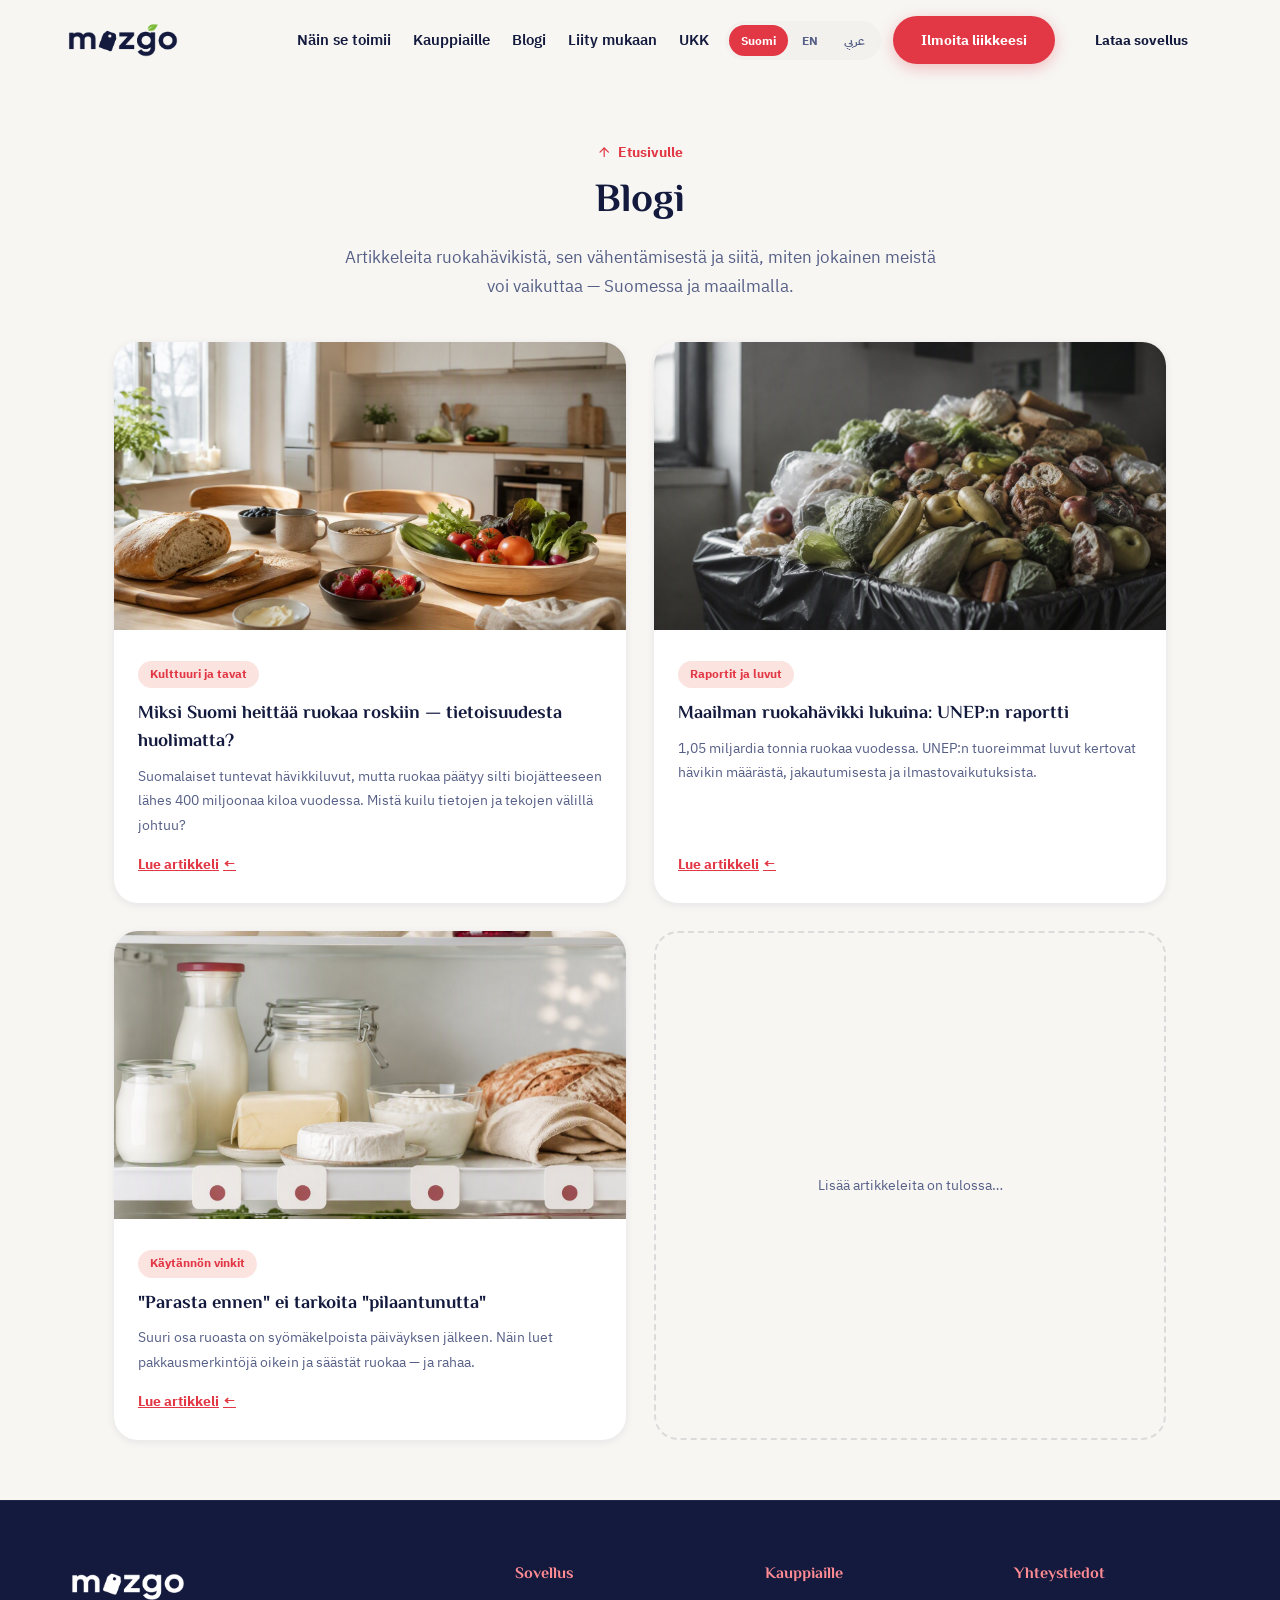
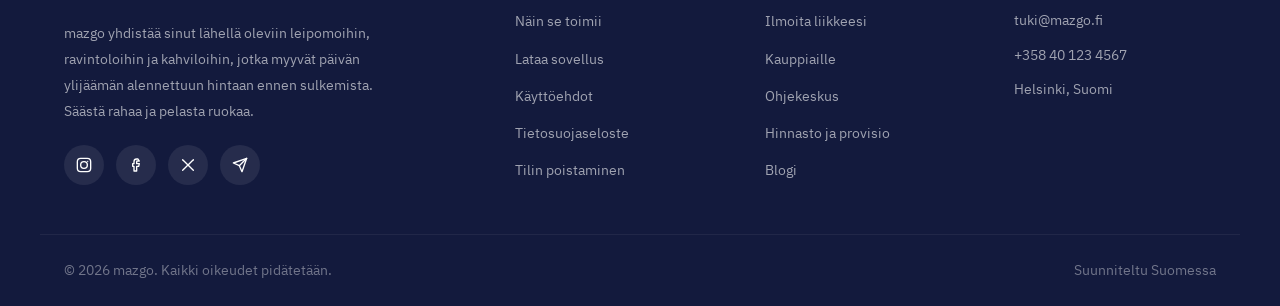
<file: blog.html>
<!DOCTYPE html>
<html lang="fi" dir="ltr">
<head>
<meta charset="UTF-8">
<meta name="viewport" content="width=device-width, initial-scale=1.0">
<title>Blogi — mazgo</title>
<meta name="description" content="mazgo-blogi: artikkeleita ruokahävikistä Suomessa ja maailmalla sekä sen vähentämisestä.">
<link rel="icon" type="image/png" href="assets/brand/mazgo-mark-bag.png">
<link href="https://fonts.googleapis.com/css2?family=El+Messiri:wght@400;500;600;700&family=IBM+Plex+Sans+Arabic:wght@300;400;500;600;700&display=swap" rel="stylesheet">
<link rel="stylesheet" href="https://cdnjs.cloudflare.com/ajax/libs/font-awesome/6.5.1/css/all.min.css">
<link rel="stylesheet" href="styles.css">
</head>
<body data-title-key="blog.title">
<div id="progress"></div>

<svg width="0" height="0" style="position:absolute" aria-hidden="true" focusable="false">
<defs>
<symbol id="i-bars" viewBox="0 0 24 24"><line x1="4" y1="6" x2="20" y2="6"/><line x1="4" y1="12" x2="20" y2="12"/><line x1="4" y1="18" x2="20" y2="18"/></symbol>
<symbol id="i-arrow-up" viewBox="0 0 24 24"><line x1="12" y1="19" x2="12" y2="5"/><polyline points="5 12 12 5 19 12"/></symbol>
<symbol id="i-close" viewBox="0 0 24 24"><line x1="5" y1="5" x2="19" y2="19"/><line x1="19" y1="5" x2="5" y2="19"/></symbol>
<symbol id="i-leaf" viewBox="0 0 24 24"><path d="M4 20c0-8 6-14 16-16-2 10-8 16-16 16Z"/><path d="M8 16C12 12 15 9 18 6"/></symbol>
<symbol id="i-download" viewBox="0 0 24 24"><path d="M12 3v12"/><polyline points="7 11 12 16 17 11"/><path d="M5 21h14"/></symbol>
<symbol id="i-store" viewBox="0 0 24 24"><path d="M4 10v10h16V10"/><path d="M2.5 10 5 4h14l2.5 6"/><rect x="9.5" y="14" width="5" height="6"/></symbol>
<symbol id="i-heart" viewBox="0 0 24 24"><path d="M20.8 4.6a5.5 5.5 0 0 0-7.8 0L12 5.6l-1-1a5.5 5.5 0 1 0-7.8 7.8l1 1L12 21.2l7.8-7.8 1-1a5.5 5.5 0 0 0 0-7.8Z"/></symbol>
<symbol id="i-users" viewBox="0 0 24 24"><path d="M17 21v-2a4 4 0 0 0-4-4H5a4 4 0 0 0-4 4v2"/><circle cx="9" cy="7" r="4"/><path d="M23 21v-2a4 4 0 0 0-3-3.87"/><path d="M16 3.13a4 4 0 0 1 0 7.75"/></symbol>
<symbol id="i-cart" viewBox="0 0 24 24"><circle cx="9" cy="21" r="1"/><circle cx="20" cy="21" r="1"/><path d="M1 1h4l2.68 13.39a2 2 0 0 0 2 1.61h9.72a2 2 0 0 0 2-1.61L23 6H6"/></symbol>
<symbol id="i-check-circle" viewBox="0 0 24 24"><circle cx="12" cy="12" r="9"/><polyline points="8 12.5 11 15.5 16 9.5"/></symbol>
<symbol id="i-send" viewBox="0 0 24 24"><line x1="22" y1="2" x2="11" y2="13"/><polygon points="22 2 15 22 11 13 2 9 22 2"/></symbol>
<symbol id="i-chevron" viewBox="0 0 24 24"><polyline points="6 9 12 15 18 9"/></symbol>
<symbol id="i-instagram" viewBox="0 0 24 24"><rect x="2" y="2" width="20" height="20" rx="5"/><circle cx="12" cy="12" r="5"/><circle cx="17.5" cy="6.5" r="1" fill="currentColor" stroke="none"/></symbol>
<symbol id="i-facebook" viewBox="0 0 24 24"><path d="M15 3h-2a4 4 0 0 0-4 4v3H7v4h2v7h4v-7h3l1-4h-4V7a1 1 0 0 1 1-1h3Z"/></symbol>
<symbol id="i-x" viewBox="0 0 24 24"><line x1="4" y1="4" x2="20" y2="20"/><line x1="20" y1="4" x2="4" y2="20"/></symbol>
<symbol id="i-question" viewBox="0 0 24 24"><circle cx="12" cy="12" r="9"/><path d="M9.5 9a2.5 2.5 0 1 1 3.8 2.1c-.8.5-1.3 1-1.3 1.9v.5"/><circle cx="12" cy="17" r=".5" fill="currentColor" stroke="none"/></symbol>
<symbol id="i-envelope" viewBox="0 0 24 24"><rect x="2" y="4" width="20" height="16" rx="2"/><polyline points="22 6 12 13 2 6"/></symbol>
<symbol id="i-warning" viewBox="0 0 24 24"><path d="M12 3 2 20h20L12 3Z"/><line x1="12" y1="10" x2="12" y2="14"/><circle cx="12" cy="17" r=".5" fill="currentColor" stroke="none"/></symbol>
</defs>
</svg>

<nav class="navbar" id="navbar">
<div class="nav-container">
<a href="index.html" class="logo" aria-label="mazgo"><span class="logo-icon"><img src="assets/brand/mazgo-wordmark-ink.png" alt="mazgo"></span></a>
<ul class="nav-links">
<li><a href="index.html#how" data-i18n="nav.how">Näin se toimii</a></li>
<li><a href="index.html#merchants" data-i18n="nav.merchants">Kauppiaille</a></li>
<li><a href="blog.html" data-i18n="nav.blog">Blogi</a></li>
<li><a href="index.html#register" data-i18n="nav.join">Liity mukaan</a></li>
<li><a href="index.html#faq" data-i18n="nav.faq">UKK</a></li>
</ul>
<div class="nav-cta">
<div class="lang-switch" role="group" aria-label="Kieli">
<button type="button" data-lang="fi" class="active">Suomi</button>
<button type="button" data-lang="en">EN</button>
<button type="button" data-lang="ar">عربي</button>
</div>
<a href="index.html#register" class="btn btn-primary" data-i18n="nav.register">Ilmoita liikkeesi</a>
<a href="#" class="btn btn-ghost" data-i18n="nav.download">Lataa sovellus</a>
</div>
<button class="mobile-menu-btn" onclick="toggleMenu()" aria-label="Avaa valikko"><svg class="icon" aria-hidden="true"><use href="#i-bars"/></svg></button>
</div>
</nav>

<div class="mobile-menu-overlay" id="menuOverlay" onclick="toggleMenu()"></div>
<div class="mobile-menu" id="mobileMenu">
<button class="mobile-menu-close" onclick="toggleMenu()" aria-label="Sulje valikko"><svg class="icon" aria-hidden="true"><use href="#i-close"/></svg></button>
<ul>
<li><a href="index.html#how" data-i18n="nav.how">Näin se toimii</a></li>
<li><a href="index.html#merchants" data-i18n="nav.merchants">Kauppiaille</a></li>
<li><a href="blog.html" data-i18n="nav.blog">Blogi</a></li>
<li><a href="index.html#register" data-i18n="nav.join">Liity mukaan</a></li>
<li><a href="index.html#faq" data-i18n="nav.faq">UKK</a></li>
</ul>
<div class="lang-switch" role="group" aria-label="Kieli">
<button type="button" data-lang="fi" class="active">Suomi</button>
<button type="button" data-lang="en">EN</button>
<button type="button" data-lang="ar">عربي</button>
</div>
<a href="index.html#register" class="btn btn-primary" data-i18n="nav.register">Ilmoita liikkeesi</a>
<a href="#" class="btn btn-outline" data-i18n="nav.download">Lataa sovellus</a>
</div>


<section class="section legal-page" style="padding-top:140px;padding-bottom:60px">
<div class="section-header animate-on-scroll" style="margin-bottom:40px">
<a href="index.html" class="legal-back" style="display:inline-flex;margin-bottom:12px"><svg class="icon" aria-hidden="true"><use href="#i-arrow-up"/></svg><span data-i18n="legal.back">Etusivulle</span></a>
<h1 class="section-title" data-i18n="blog.h1">Blogi</h1>
<p class="section-desc" data-i18n="blog.desc">Artikkeleita ruokahävikistä ja sen vähentämisestä.</p>
</div>
<div class="blog-grid">
<div class="blog-card animate-on-scroll">
<a href="blog-finland-food-waste.html"><img class="blog-card-img" src="assets/blog/finland-food-waste.jpg" alt="Suomalainen keittiö ja ruokahävikki" loading="lazy"></a>
<div class="blog-card-body">
<span class="blog-card-tag" data-i18n="blog.c1.tag"></span>
<h3><a href="blog-finland-food-waste.html" data-i18n="blog.c1.title"></a></h3>
<p data-i18n="blog.c1.ex"></p>
<a href="blog-finland-food-waste.html" class="blog-card-link"><span data-i18n="blog.read">Lue artikkeli</span> ←</a>
</div>
</div>
<div class="blog-card animate-on-scroll">
<a href="blog-global-food-waste-numbers.html"><img class="blog-card-img" src="assets/blog/global-food-waste.jpg" alt="Ruokahävikki kauppojen jätteessä" loading="lazy"></a>
<div class="blog-card-body">
<span class="blog-card-tag" data-i18n="blog.c2.tag"></span>
<h3><a href="blog-global-food-waste-numbers.html" data-i18n="blog.c2.title"></a></h3>
<p data-i18n="blog.c2.ex"></p>
<a href="blog-global-food-waste-numbers.html" class="blog-card-link"><span data-i18n="blog.read">Lue artikkeli</span> ←</a>
</div>
</div>
<div class="blog-card animate-on-scroll">
<a href="blog-best-before-dates.html"><img class="blog-card-img" src="assets/blog/best-before.jpg" alt="Elintarvikkeiden päiväysmerkinnät" loading="lazy"></a>
<div class="blog-card-body">
<span class="blog-card-tag" data-i18n="blog.c3.tag"></span>
<h3><a href="blog-best-before-dates.html" data-i18n="blog.c3.title"></a></h3>
<p data-i18n="blog.c3.ex"></p>
<a href="blog-best-before-dates.html" class="blog-card-link"><span data-i18n="blog.read">Lue artikkeli</span> ←</a>
</div>
</div>
<div class="blog-card-placeholder animate-on-scroll" data-i18n="blog.soon">Lisää artikkeleita on tulossa…</div>
</div>
</section>

<footer class="footer">
<div class="footer-container">
<div class="footer-brand">
<a href="index.html" class="logo" aria-label="mazgo"><span class="logo-icon"><img src="assets/brand/mazgo-wordmark-white.png" alt="mazgo"></span></a>
<p data-i18n="footer.tag">mazgo yhdistää sinut lähellä oleviin leipomoihin, ravintoloihin ja kahviloihin.</p>
<div class="footer-social">
<a href="#" aria-label="Instagram"><svg class="icon" aria-hidden="true"><use href="#i-instagram"/></svg></a>
<a href="#" aria-label="Facebook"><svg class="icon" aria-hidden="true"><use href="#i-facebook"/></svg></a>
<a href="#" aria-label="X"><svg class="icon" aria-hidden="true"><use href="#i-x"/></svg></a>
<a href="#" aria-label="Telegram"><svg class="icon" aria-hidden="true"><use href="#i-send"/></svg></a>
</div>
</div>
<div class="footer-col">
<h4 data-i18n="footer.app">Sovellus</h4>
<ul>
<li><a href="index.html#how" data-i18n="nav.how">Näin se toimii</a></li>
<li><a href="#" data-i18n="nav.download">Lataa sovellus</a></li>
<li><a href="terms.html" data-i18n="footer.terms">Käyttöehdot</a></li>
<li><a href="privacy.html" data-i18n="footer.privacy">Tietosuojaseloste</a></li>
<li><a href="delete-account.html" data-i18n="footer.delete">Tilin poistaminen</a></li>
</ul>
</div>
<div class="footer-col">
<h4 data-i18n="footer.forMerchants">Kauppiaille</h4>
<ul>
<li><a href="index.html#register" data-i18n="nav.register">Ilmoita liikkeesi</a></li>
<li><a href="index.html#merchants" data-i18n="nav.merchants">Kauppiaille</a></li>
<li><a href="help.html" data-i18n="footer.help">Ohjekeskus</a></li>
<li><a href="pricing.html" data-i18n="footer.pricing">Hinnasto ja provisio</a></li>
<li><a href="blog.html" data-i18n="nav.blog">Blogi</a></li>
</ul>
</div>
<div class="footer-col">
<h4 data-i18n="footer.contact">Yhteystiedot</h4>
<ul>
<li class="plain" data-i18n="footer.email">tuki@mazgo.fi</li>
<li class="plain" data-i18n="footer.phone">+358 40 123 4567</li>
<li class="plain" data-i18n="footer.city">Helsinki, Suomi</li>
</ul>
</div>
</div>
<div class="footer-bottom">
<div data-i18n="footer.rights">© 2026 mazgo. Kaikki oikeudet pidätetään.</div>
<div data-i18n="footer.made">Suunniteltu Suomessa</div>
</div>
</footer>

<div class="toast" id="toast" role="status"><svg class="icon" aria-hidden="true"><use href="#i-check-circle"/></svg><span id="toastMsg">Valmis!</span></div>

<button id="backTop" onclick="window.scrollTo({top:0,behavior:'smooth'})" aria-label="Takaisin ylös"><svg class="icon" aria-hidden="true"><use href="#i-arrow-up"/></svg></button>
<script src="i18n.js"></script>
<script src="script.js"></script>
</body>
</html>
</file>
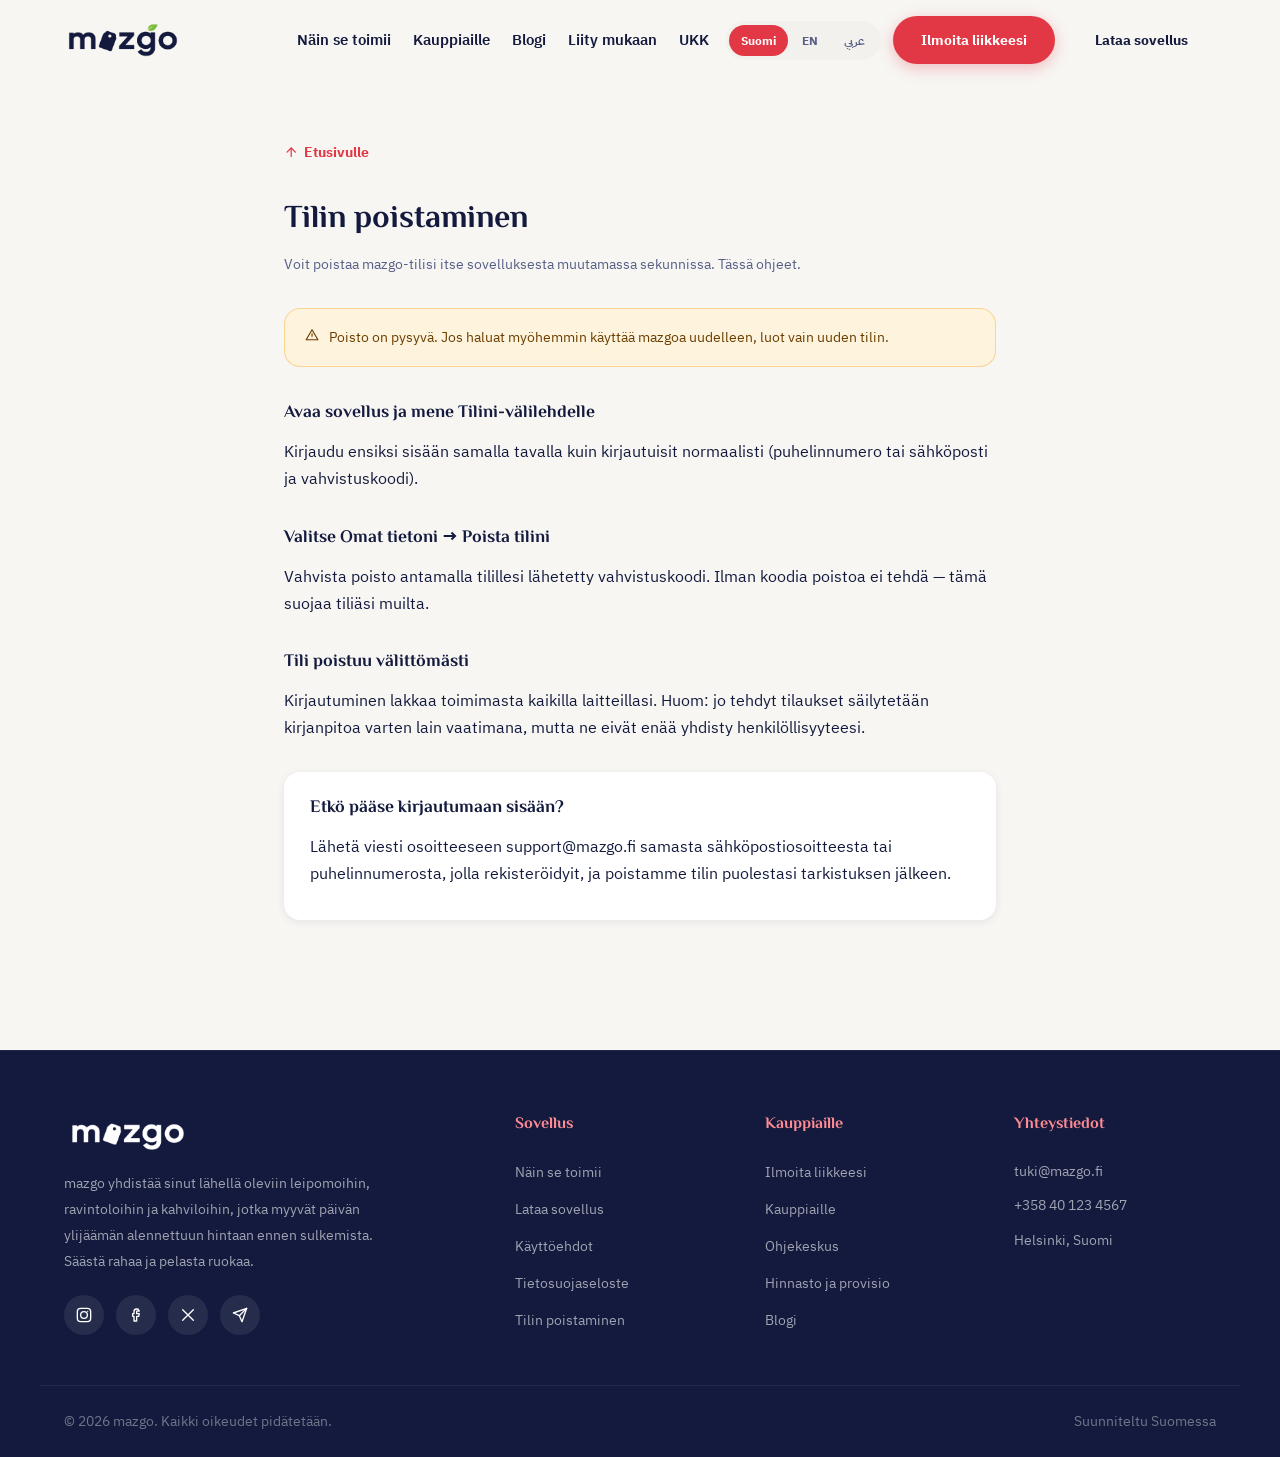
<file: delete-account.html>
<!DOCTYPE html>
<html lang="fi" dir="ltr">
<head>
<meta charset="UTF-8">
<meta name="viewport" content="width=device-width, initial-scale=1.0">
<title>Tilin poistaminen — mazgo</title>
<meta name="description" content="Ohjeet mazgo-tilin poistamiseen sovelluksesta tai sähköpostitse.">
<link rel="icon" type="image/png" href="assets/brand/mazgo-mark-bag.png">
<link href="https://fonts.googleapis.com/css2?family=El+Messiri:wght@400;500;600;700&family=IBM+Plex+Sans+Arabic:wght@300;400;500;600;700&display=swap" rel="stylesheet">
<link rel="stylesheet" href="https://cdnjs.cloudflare.com/ajax/libs/font-awesome/6.5.1/css/all.min.css">
<link rel="stylesheet" href="styles.css">
</head>
<body data-title-key="del.title">
<div id="progress"></div>

<svg width="0" height="0" style="position:absolute" aria-hidden="true" focusable="false">
<defs>
<symbol id="i-bars" viewBox="0 0 24 24"><line x1="4" y1="6" x2="20" y2="6"/><line x1="4" y1="12" x2="20" y2="12"/><line x1="4" y1="18" x2="20" y2="18"/></symbol>
<symbol id="i-arrow-up" viewBox="0 0 24 24"><line x1="12" y1="19" x2="12" y2="5"/><polyline points="5 12 12 5 19 12"/></symbol>
<symbol id="i-close" viewBox="0 0 24 24"><line x1="5" y1="5" x2="19" y2="19"/><line x1="19" y1="5" x2="5" y2="19"/></symbol>
<symbol id="i-leaf" viewBox="0 0 24 24"><path d="M4 20c0-8 6-14 16-16-2 10-8 16-16 16Z"/><path d="M8 16C12 12 15 9 18 6"/></symbol>
<symbol id="i-download" viewBox="0 0 24 24"><path d="M12 3v12"/><polyline points="7 11 12 16 17 11"/><path d="M5 21h14"/></symbol>
<symbol id="i-store" viewBox="0 0 24 24"><path d="M4 10v10h16V10"/><path d="M2.5 10 5 4h14l2.5 6"/><rect x="9.5" y="14" width="5" height="6"/></symbol>
<symbol id="i-heart" viewBox="0 0 24 24"><path d="M20.8 4.6a5.5 5.5 0 0 0-7.8 0L12 5.6l-1-1a5.5 5.5 0 1 0-7.8 7.8l1 1L12 21.2l7.8-7.8 1-1a5.5 5.5 0 0 0 0-7.8Z"/></symbol>
<symbol id="i-users" viewBox="0 0 24 24"><path d="M17 21v-2a4 4 0 0 0-4-4H5a4 4 0 0 0-4 4v2"/><circle cx="9" cy="7" r="4"/><path d="M23 21v-2a4 4 0 0 0-3-3.87"/><path d="M16 3.13a4 4 0 0 1 0 7.75"/></symbol>
<symbol id="i-cart" viewBox="0 0 24 24"><circle cx="9" cy="21" r="1"/><circle cx="20" cy="21" r="1"/><path d="M1 1h4l2.68 13.39a2 2 0 0 0 2 1.61h9.72a2 2 0 0 0 2-1.61L23 6H6"/></symbol>
<symbol id="i-check-circle" viewBox="0 0 24 24"><circle cx="12" cy="12" r="9"/><polyline points="8 12.5 11 15.5 16 9.5"/></symbol>
<symbol id="i-send" viewBox="0 0 24 24"><line x1="22" y1="2" x2="11" y2="13"/><polygon points="22 2 15 22 11 13 2 9 22 2"/></symbol>
<symbol id="i-chevron" viewBox="0 0 24 24"><polyline points="6 9 12 15 18 9"/></symbol>
<symbol id="i-instagram" viewBox="0 0 24 24"><rect x="2" y="2" width="20" height="20" rx="5"/><circle cx="12" cy="12" r="5"/><circle cx="17.5" cy="6.5" r="1" fill="currentColor" stroke="none"/></symbol>
<symbol id="i-facebook" viewBox="0 0 24 24"><path d="M15 3h-2a4 4 0 0 0-4 4v3H7v4h2v7h4v-7h3l1-4h-4V7a1 1 0 0 1 1-1h3Z"/></symbol>
<symbol id="i-x" viewBox="0 0 24 24"><line x1="4" y1="4" x2="20" y2="20"/><line x1="20" y1="4" x2="4" y2="20"/></symbol>
<symbol id="i-question" viewBox="0 0 24 24"><circle cx="12" cy="12" r="9"/><path d="M9.5 9a2.5 2.5 0 1 1 3.8 2.1c-.8.5-1.3 1-1.3 1.9v.5"/><circle cx="12" cy="17" r=".5" fill="currentColor" stroke="none"/></symbol>
<symbol id="i-envelope" viewBox="0 0 24 24"><rect x="2" y="4" width="20" height="16" rx="2"/><polyline points="22 6 12 13 2 6"/></symbol>
<symbol id="i-warning" viewBox="0 0 24 24"><path d="M12 3 2 20h20L12 3Z"/><line x1="12" y1="10" x2="12" y2="14"/><circle cx="12" cy="17" r=".5" fill="currentColor" stroke="none"/></symbol>
</defs>
</svg>

<nav class="navbar" id="navbar">
<div class="nav-container">
<a href="index.html" class="logo" aria-label="mazgo"><span class="logo-icon"><img src="assets/brand/mazgo-wordmark-ink.png" alt="mazgo"></span></a>
<ul class="nav-links">
<li><a href="index.html#how" data-i18n="nav.how">Näin se toimii</a></li>
<li><a href="index.html#merchants" data-i18n="nav.merchants">Kauppiaille</a></li>
<li><a href="blog.html" data-i18n="nav.blog">Blogi</a></li>
<li><a href="index.html#register" data-i18n="nav.join">Liity mukaan</a></li>
<li><a href="index.html#faq" data-i18n="nav.faq">UKK</a></li>
</ul>
<div class="nav-cta">
<div class="lang-switch" role="group" aria-label="Kieli">
<button type="button" data-lang="fi" class="active">Suomi</button>
<button type="button" data-lang="en">EN</button>
<button type="button" data-lang="ar">عربي</button>
</div>
<a href="index.html#register" class="btn btn-primary" data-i18n="nav.register">Ilmoita liikkeesi</a>
<a href="#" class="btn btn-ghost" data-i18n="nav.download">Lataa sovellus</a>
</div>
<button class="mobile-menu-btn" onclick="toggleMenu()" aria-label="Avaa valikko"><svg class="icon" aria-hidden="true"><use href="#i-bars"/></svg></button>
</div>
</nav>

<div class="mobile-menu-overlay" id="menuOverlay" onclick="toggleMenu()"></div>
<div class="mobile-menu" id="mobileMenu">
<button class="mobile-menu-close" onclick="toggleMenu()" aria-label="Sulje valikko"><svg class="icon" aria-hidden="true"><use href="#i-close"/></svg></button>
<ul>
<li><a href="index.html#how" data-i18n="nav.how">Näin se toimii</a></li>
<li><a href="index.html#merchants" data-i18n="nav.merchants">Kauppiaille</a></li>
<li><a href="blog.html" data-i18n="nav.blog">Blogi</a></li>
<li><a href="index.html#register" data-i18n="nav.join">Liity mukaan</a></li>
<li><a href="index.html#faq" data-i18n="nav.faq">UKK</a></li>
</ul>
<div class="lang-switch" role="group" aria-label="Kieli">
<button type="button" data-lang="fi" class="active">Suomi</button>
<button type="button" data-lang="en">EN</button>
<button type="button" data-lang="ar">عربي</button>
</div>
<a href="index.html#register" class="btn btn-primary" data-i18n="nav.register">Ilmoita liikkeesi</a>
<a href="#" class="btn btn-outline" data-i18n="nav.download">Lataa sovellus</a>
</div>


<section class="section legal-page" style="padding-top:140px">
<div class="legal-container animate-on-scroll">
<a href="index.html" class="legal-back"><svg class="icon" aria-hidden="true"><use href="#i-arrow-up"/></svg><span data-i18n="legal.back">Etusivulle</span></a>
<h1 class="legal-title" data-i18n="del.h1">Tilin poistaminen</h1>
<p class="legal-updated" style="margin-bottom:32px" data-i18n="del.desc">Voit poistaa mazgo-tilisi itse sovelluksesta muutamassa sekunnissa.</p>

<div class="legal-notice"><svg class="icon" aria-hidden="true"><use href="#i-warning"/></svg><span data-i18n="del.warn">Poisto on pysyvä. Jos haluat myöhemmin käyttää mazgoa uudelleen, luot vain uuden tilin.</span></div>

<div class="legal-section">
<h3 data-i18n="del.s1.t">1. Avaa sovellus ja mene Tilini-välilehdelle</h3>
<p data-i18n="del.s1.p">Kirjaudu ensiksi sisään samalla tavalla kuin kirjautuisit normaalisti.</p>
</div>
<div class="legal-section">
<h3 data-i18n="del.s2.t">2. Valitse Omat tietoni → Poista tilini</h3>
<p data-i18n="del.s2.p">Vahvista poisto antamalla tilillesi lähetetty vahvistuskoodi.</p>
</div>
<div class="legal-section">
<h3 data-i18n="del.s3.t">3. Tili poistuu välittömästi</h3>
<p data-i18n="del.s3.p">Kirjautuminen lakkaa toimimasta kaikilla laitteillasi.</p>
</div>
<div class="legal-section" style="background:var(--white);border-radius:var(--radius);padding:22px 26px;box-shadow:var(--shadow-sm)">
<h3 data-i18n="del.alt.t">Etkö pääse kirjautumaan sisään?</h3>
<p data-i18n="del.alt.p">Lähetä viesti osoitteeseen support@mazgo.fi samasta sähköpostiosoitteesta tai puhelinnumerosta, jolla rekisteröidyit.</p>
</div>
</div>
</section>

<footer class="footer">
<div class="footer-container">
<div class="footer-brand">
<a href="index.html" class="logo" aria-label="mazgo"><span class="logo-icon"><img src="assets/brand/mazgo-wordmark-white.png" alt="mazgo"></span></a>
<p data-i18n="footer.tag">mazgo yhdistää sinut lähellä oleviin leipomoihin, ravintoloihin ja kahviloihin.</p>
<div class="footer-social">
<a href="#" aria-label="Instagram"><svg class="icon" aria-hidden="true"><use href="#i-instagram"/></svg></a>
<a href="#" aria-label="Facebook"><svg class="icon" aria-hidden="true"><use href="#i-facebook"/></svg></a>
<a href="#" aria-label="X"><svg class="icon" aria-hidden="true"><use href="#i-x"/></svg></a>
<a href="#" aria-label="Telegram"><svg class="icon" aria-hidden="true"><use href="#i-send"/></svg></a>
</div>
</div>
<div class="footer-col">
<h4 data-i18n="footer.app">Sovellus</h4>
<ul>
<li><a href="index.html#how" data-i18n="nav.how">Näin se toimii</a></li>
<li><a href="#" data-i18n="nav.download">Lataa sovellus</a></li>
<li><a href="terms.html" data-i18n="footer.terms">Käyttöehdot</a></li>
<li><a href="privacy.html" data-i18n="footer.privacy">Tietosuojaseloste</a></li>
<li><a href="delete-account.html" data-i18n="footer.delete">Tilin poistaminen</a></li>
</ul>
</div>
<div class="footer-col">
<h4 data-i18n="footer.forMerchants">Kauppiaille</h4>
<ul>
<li><a href="index.html#register" data-i18n="nav.register">Ilmoita liikkeesi</a></li>
<li><a href="index.html#merchants" data-i18n="nav.merchants">Kauppiaille</a></li>
<li><a href="help.html" data-i18n="footer.help">Ohjekeskus</a></li>
<li><a href="pricing.html" data-i18n="footer.pricing">Hinnasto ja provisio</a></li>
<li><a href="blog.html" data-i18n="nav.blog">Blogi</a></li>
</ul>
</div>
<div class="footer-col">
<h4 data-i18n="footer.contact">Yhteystiedot</h4>
<ul>
<li class="plain" data-i18n="footer.email">tuki@mazgo.fi</li>
<li class="plain" data-i18n="footer.phone">+358 40 123 4567</li>
<li class="plain" data-i18n="footer.city">Helsinki, Suomi</li>
</ul>
</div>
</div>
<div class="footer-bottom">
<div data-i18n="footer.rights">© 2026 mazgo. Kaikki oikeudet pidätetään.</div>
<div data-i18n="footer.made">Suunniteltu Suomessa</div>
</div>
</footer>

<div class="toast" id="toast" role="status"><svg class="icon" aria-hidden="true"><use href="#i-check-circle"/></svg><span id="toastMsg">Valmis!</span></div>

<button id="backTop" onclick="window.scrollTo({top:0,behavior:'smooth'})" aria-label="Takaisin ylös"><svg class="icon" aria-hidden="true"><use href="#i-arrow-up"/></svg></button>
<script src="i18n.js"></script>
<script src="script.js"></script>
</body>
</html>
</file>
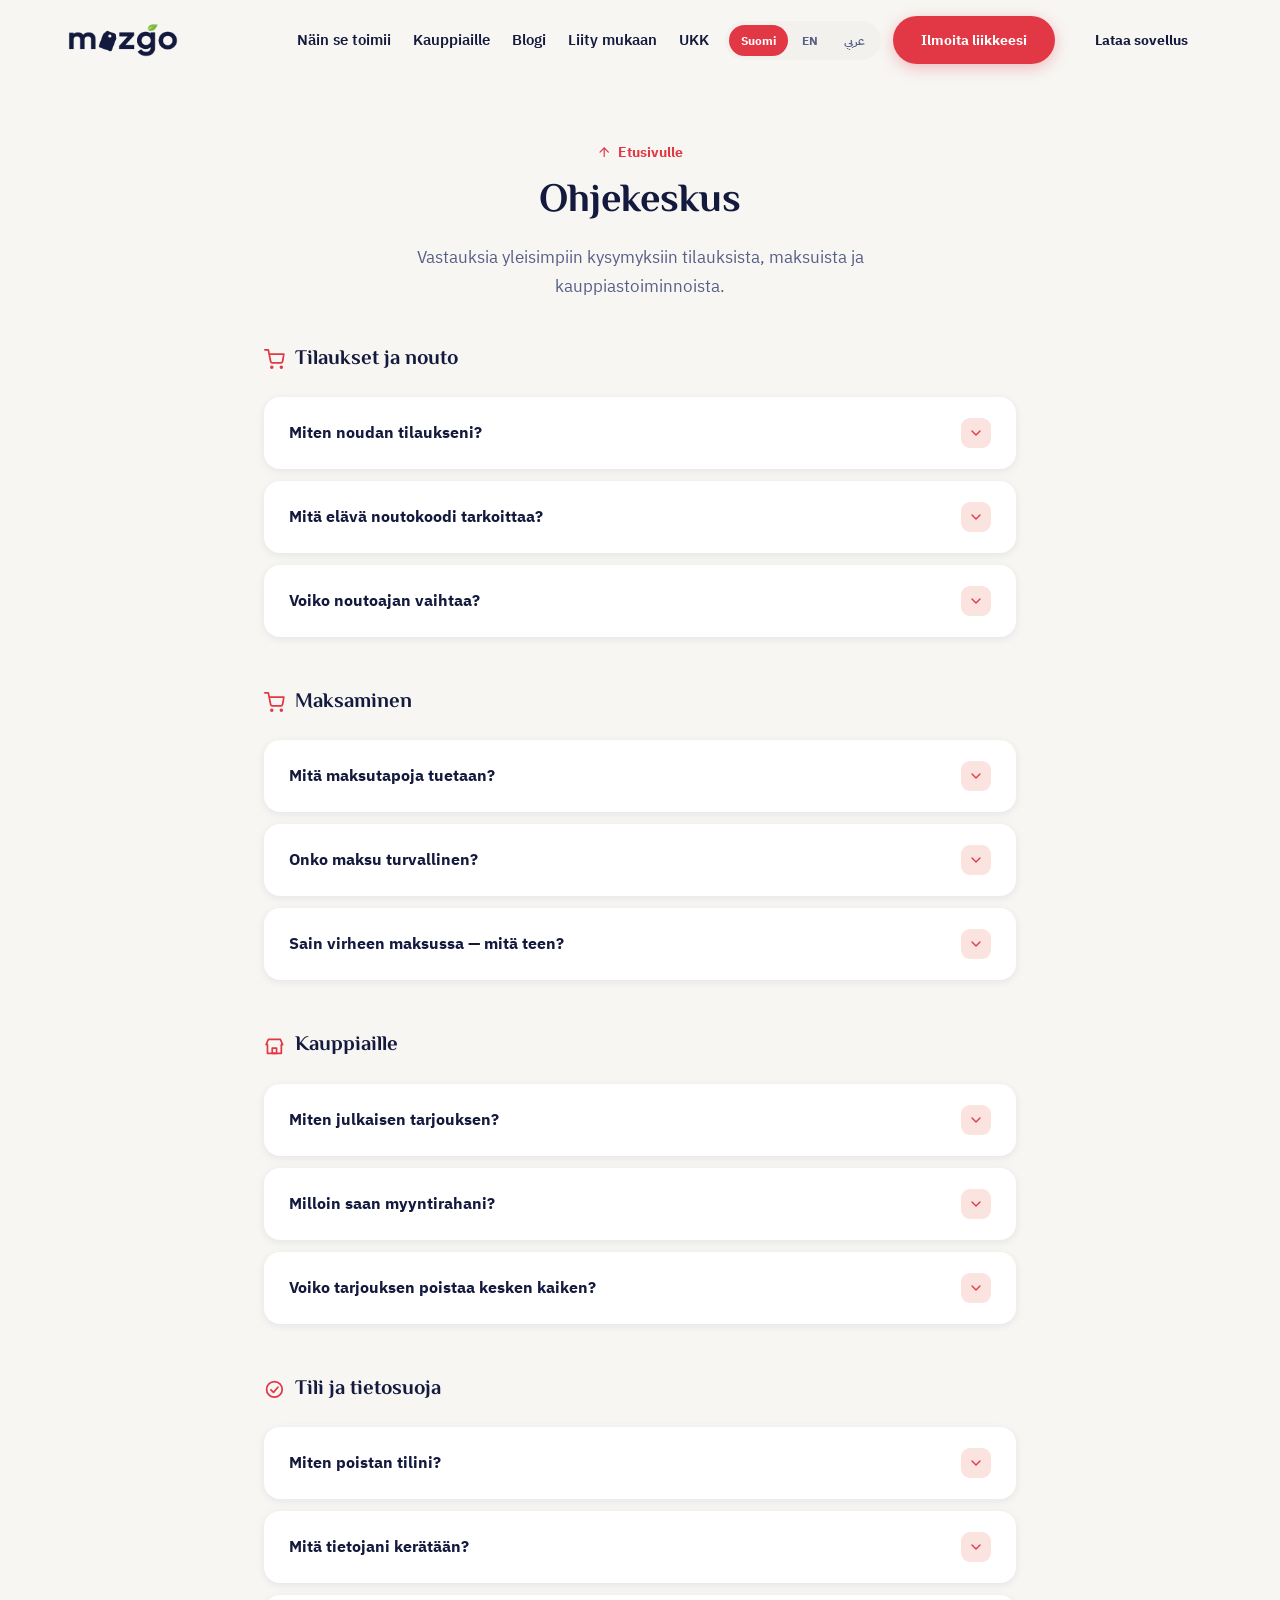
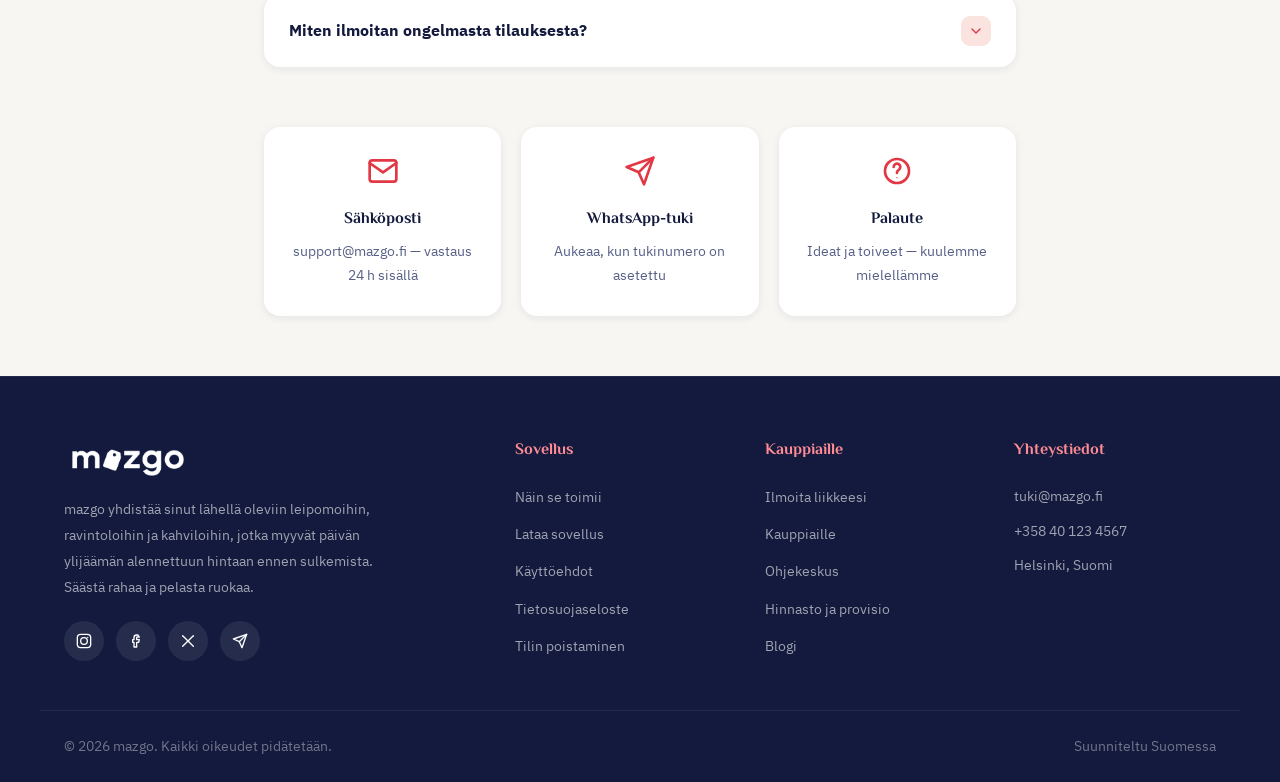
<file: help.html>
<!DOCTYPE html>
<html lang="fi" dir="ltr">
<head>
<meta charset="UTF-8">
<meta name="viewport" content="width=device-width, initial-scale=1.0">
<title>Ohjekeskus — mazgo</title>
<meta name="description" content="mazgo-ohjekeskus: vastauksia tilauksiin, noutoon, maksamiseen ja kauppiaiden toimintoihin.">
<link rel="icon" type="image/png" href="assets/brand/mazgo-mark-bag.png">
<link href="https://fonts.googleapis.com/css2?family=El+Messiri:wght@400;500;600;700&family=IBM+Plex+Sans+Arabic:wght@300;400;500;600;700&display=swap" rel="stylesheet">
<link rel="stylesheet" href="https://cdnjs.cloudflare.com/ajax/libs/font-awesome/6.5.1/css/all.min.css">
<link rel="stylesheet" href="styles.css">
</head>
<body data-title-key="help.title">
<div id="progress"></div>

<svg width="0" height="0" style="position:absolute" aria-hidden="true" focusable="false">
<defs>
<symbol id="i-bars" viewBox="0 0 24 24"><line x1="4" y1="6" x2="20" y2="6"/><line x1="4" y1="12" x2="20" y2="12"/><line x1="4" y1="18" x2="20" y2="18"/></symbol>
<symbol id="i-arrow-up" viewBox="0 0 24 24"><line x1="12" y1="19" x2="12" y2="5"/><polyline points="5 12 12 5 19 12"/></symbol>
<symbol id="i-close" viewBox="0 0 24 24"><line x1="5" y1="5" x2="19" y2="19"/><line x1="19" y1="5" x2="5" y2="19"/></symbol>
<symbol id="i-leaf" viewBox="0 0 24 24"><path d="M4 20c0-8 6-14 16-16-2 10-8 16-16 16Z"/><path d="M8 16C12 12 15 9 18 6"/></symbol>
<symbol id="i-download" viewBox="0 0 24 24"><path d="M12 3v12"/><polyline points="7 11 12 16 17 11"/><path d="M5 21h14"/></symbol>
<symbol id="i-store" viewBox="0 0 24 24"><path d="M4 10v10h16V10"/><path d="M2.5 10 5 4h14l2.5 6"/><rect x="9.5" y="14" width="5" height="6"/></symbol>
<symbol id="i-heart" viewBox="0 0 24 24"><path d="M20.8 4.6a5.5 5.5 0 0 0-7.8 0L12 5.6l-1-1a5.5 5.5 0 1 0-7.8 7.8l1 1L12 21.2l7.8-7.8 1-1a5.5 5.5 0 0 0 0-7.8Z"/></symbol>
<symbol id="i-users" viewBox="0 0 24 24"><path d="M17 21v-2a4 4 0 0 0-4-4H5a4 4 0 0 0-4 4v2"/><circle cx="9" cy="7" r="4"/><path d="M23 21v-2a4 4 0 0 0-3-3.87"/><path d="M16 3.13a4 4 0 0 1 0 7.75"/></symbol>
<symbol id="i-cart" viewBox="0 0 24 24"><circle cx="9" cy="21" r="1"/><circle cx="20" cy="21" r="1"/><path d="M1 1h4l2.68 13.39a2 2 0 0 0 2 1.61h9.72a2 2 0 0 0 2-1.61L23 6H6"/></symbol>
<symbol id="i-check-circle" viewBox="0 0 24 24"><circle cx="12" cy="12" r="9"/><polyline points="8 12.5 11 15.5 16 9.5"/></symbol>
<symbol id="i-send" viewBox="0 0 24 24"><line x1="22" y1="2" x2="11" y2="13"/><polygon points="22 2 15 22 11 13 2 9 22 2"/></symbol>
<symbol id="i-chevron" viewBox="0 0 24 24"><polyline points="6 9 12 15 18 9"/></symbol>
<symbol id="i-instagram" viewBox="0 0 24 24"><rect x="2" y="2" width="20" height="20" rx="5"/><circle cx="12" cy="12" r="5"/><circle cx="17.5" cy="6.5" r="1" fill="currentColor" stroke="none"/></symbol>
<symbol id="i-facebook" viewBox="0 0 24 24"><path d="M15 3h-2a4 4 0 0 0-4 4v3H7v4h2v7h4v-7h3l1-4h-4V7a1 1 0 0 1 1-1h3Z"/></symbol>
<symbol id="i-x" viewBox="0 0 24 24"><line x1="4" y1="4" x2="20" y2="20"/><line x1="20" y1="4" x2="4" y2="20"/></symbol>
<symbol id="i-question" viewBox="0 0 24 24"><circle cx="12" cy="12" r="9"/><path d="M9.5 9a2.5 2.5 0 1 1 3.8 2.1c-.8.5-1.3 1-1.3 1.9v.5"/><circle cx="12" cy="17" r=".5" fill="currentColor" stroke="none"/></symbol>
<symbol id="i-envelope" viewBox="0 0 24 24"><rect x="2" y="4" width="20" height="16" rx="2"/><polyline points="22 6 12 13 2 6"/></symbol>
<symbol id="i-warning" viewBox="0 0 24 24"><path d="M12 3 2 20h20L12 3Z"/><line x1="12" y1="10" x2="12" y2="14"/><circle cx="12" cy="17" r=".5" fill="currentColor" stroke="none"/></symbol>
</defs>
</svg>

<nav class="navbar" id="navbar">
<div class="nav-container">
<a href="index.html" class="logo" aria-label="mazgo"><span class="logo-icon"><img src="assets/brand/mazgo-wordmark-ink.png" alt="mazgo"></span></a>
<ul class="nav-links">
<li><a href="index.html#how" data-i18n="nav.how">Näin se toimii</a></li>
<li><a href="index.html#merchants" data-i18n="nav.merchants">Kauppiaille</a></li>
<li><a href="blog.html" data-i18n="nav.blog">Blogi</a></li>
<li><a href="index.html#register" data-i18n="nav.join">Liity mukaan</a></li>
<li><a href="index.html#faq" data-i18n="nav.faq">UKK</a></li>
</ul>
<div class="nav-cta">
<div class="lang-switch" role="group" aria-label="Kieli">
<button type="button" data-lang="fi" class="active">Suomi</button>
<button type="button" data-lang="en">EN</button>
<button type="button" data-lang="ar">عربي</button>
</div>
<a href="index.html#register" class="btn btn-primary" data-i18n="nav.register">Ilmoita liikkeesi</a>
<a href="#" class="btn btn-ghost" data-i18n="nav.download">Lataa sovellus</a>
</div>
<button class="mobile-menu-btn" onclick="toggleMenu()" aria-label="Avaa valikko"><svg class="icon" aria-hidden="true"><use href="#i-bars"/></svg></button>
</div>
</nav>

<div class="mobile-menu-overlay" id="menuOverlay" onclick="toggleMenu()"></div>
<div class="mobile-menu" id="mobileMenu">
<button class="mobile-menu-close" onclick="toggleMenu()" aria-label="Sulje valikko"><svg class="icon" aria-hidden="true"><use href="#i-close"/></svg></button>
<ul>
<li><a href="index.html#how" data-i18n="nav.how">Näin se toimii</a></li>
<li><a href="index.html#merchants" data-i18n="nav.merchants">Kauppiaille</a></li>
<li><a href="blog.html" data-i18n="nav.blog">Blogi</a></li>
<li><a href="index.html#register" data-i18n="nav.join">Liity mukaan</a></li>
<li><a href="index.html#faq" data-i18n="nav.faq">UKK</a></li>
</ul>
<div class="lang-switch" role="group" aria-label="Kieli">
<button type="button" data-lang="fi" class="active">Suomi</button>
<button type="button" data-lang="en">EN</button>
<button type="button" data-lang="ar">عربي</button>
</div>
<a href="index.html#register" class="btn btn-primary" data-i18n="nav.register">Ilmoita liikkeesi</a>
<a href="#" class="btn btn-outline" data-i18n="nav.download">Lataa sovellus</a>
</div>


<section class="section legal-page" style="padding-top:140px;padding-bottom:60px">
<div class="section-header animate-on-scroll" style="margin-bottom:40px">
<a href="index.html" class="legal-back" style="display:inline-flex;margin-bottom:12px"><svg class="icon" aria-hidden="true"><use href="#i-arrow-up"/></svg><span data-i18n="legal.back">Etusivulle</span></a>
<h1 class="section-title" data-i18n="help.h1">Ohjekeskus</h1>
<p class="section-desc" data-i18n="help.desc">Vastauksia yleisimpiin kysymyksiin.</p>
</div>

<div class="help-category animate-on-scroll">
<h3><svg class="icon" aria-hidden="true"><use href="#i-cart"/></svg><span data-i18n="help.cat1"></span></h3>
<div class="faq-item">
<button class="faq-question" onclick="toggleFaq(this)"><span data-i18n="help.q1"></span><span class="fq-icon"><svg class="icon" aria-hidden="true"><use href="#i-chevron"/></svg></span></button>
<div class="faq-answer"><p data-i18n="help.a1"></p></div>
</div>
<div class="faq-item">
<button class="faq-question" onclick="toggleFaq(this)"><span data-i18n="help.q2"></span><span class="fq-icon"><svg class="icon" aria-hidden="true"><use href="#i-chevron"/></svg></span></button>
<div class="faq-answer"><p data-i18n="help.a2"></p></div>
</div>
<div class="faq-item">
<button class="faq-question" onclick="toggleFaq(this)"><span data-i18n="help.q3"></span><span class="fq-icon"><svg class="icon" aria-hidden="true"><use href="#i-chevron"/></svg></span></button>
<div class="faq-answer"><p data-i18n="help.a3"></p></div>
</div>
</div>
<div class="help-category animate-on-scroll">
<h3><svg class="icon" aria-hidden="true"><use href="#i-cart"/></svg><span data-i18n="help.cat2"></span></h3>
<div class="faq-item">
<button class="faq-question" onclick="toggleFaq(this)"><span data-i18n="help.q4"></span><span class="fq-icon"><svg class="icon" aria-hidden="true"><use href="#i-chevron"/></svg></span></button>
<div class="faq-answer"><p data-i18n="help.a4"></p></div>
</div>
<div class="faq-item">
<button class="faq-question" onclick="toggleFaq(this)"><span data-i18n="help.q5"></span><span class="fq-icon"><svg class="icon" aria-hidden="true"><use href="#i-chevron"/></svg></span></button>
<div class="faq-answer"><p data-i18n="help.a5"></p></div>
</div>
<div class="faq-item">
<button class="faq-question" onclick="toggleFaq(this)"><span data-i18n="help.q6"></span><span class="fq-icon"><svg class="icon" aria-hidden="true"><use href="#i-chevron"/></svg></span></button>
<div class="faq-answer"><p data-i18n="help.a6"></p></div>
</div>
</div>
<div class="help-category animate-on-scroll">
<h3><svg class="icon" aria-hidden="true"><use href="#i-store"/></svg><span data-i18n="help.cat3"></span></h3>
<div class="faq-item">
<button class="faq-question" onclick="toggleFaq(this)"><span data-i18n="help.q7"></span><span class="fq-icon"><svg class="icon" aria-hidden="true"><use href="#i-chevron"/></svg></span></button>
<div class="faq-answer"><p data-i18n="help.a7"></p></div>
</div>
<div class="faq-item">
<button class="faq-question" onclick="toggleFaq(this)"><span data-i18n="help.q8"></span><span class="fq-icon"><svg class="icon" aria-hidden="true"><use href="#i-chevron"/></svg></span></button>
<div class="faq-answer"><p data-i18n="help.a8"></p></div>
</div>
<div class="faq-item">
<button class="faq-question" onclick="toggleFaq(this)"><span data-i18n="help.q9"></span><span class="fq-icon"><svg class="icon" aria-hidden="true"><use href="#i-chevron"/></svg></span></button>
<div class="faq-answer"><p data-i18n="help.a9"></p></div>
</div>
</div>
<div class="help-category animate-on-scroll">
<h3><svg class="icon" aria-hidden="true"><use href="#i-check-circle"/></svg><span data-i18n="help.cat4"></span></h3>
<div class="faq-item">
<button class="faq-question" onclick="toggleFaq(this)"><span data-i18n="help.q10"></span><span class="fq-icon"><svg class="icon" aria-hidden="true"><use href="#i-chevron"/></svg></span></button>
<div class="faq-answer"><p data-i18n="help.a10"></p></div>
</div>
<div class="faq-item">
<button class="faq-question" onclick="toggleFaq(this)"><span data-i18n="help.q11"></span><span class="fq-icon"><svg class="icon" aria-hidden="true"><use href="#i-chevron"/></svg></span></button>
<div class="faq-answer"><p data-i18n="help.a11"></p></div>
</div>
<div class="faq-item">
<button class="faq-question" onclick="toggleFaq(this)"><span data-i18n="help.q12"></span><span class="fq-icon"><svg class="icon" aria-hidden="true"><use href="#i-chevron"/></svg></span></button>
<div class="faq-answer"><p data-i18n="help.a12"></p></div>
</div>
</div>

<div class="help-contact animate-on-scroll" style="margin-top:60px">
<div class="help-contact-card"><svg class="icon" aria-hidden="true"><use href="#i-envelope"/></svg><h4 data-i18n="help.c1.h">Sähköposti</h4><p data-i18n="help.c1.p">support@mazgo.fi — vastaus 24 h sisällä</p></div>
<div class="help-contact-card"><svg class="icon" aria-hidden="true"><use href="#i-send"/></svg><h4 data-i18n="help.c2.h">WhatsApp-tuki</h4><p data-i18n="help.c2.p">Aukeaa, kun tukinumero on asetettu</p></div>
<div class="help-contact-card"><svg class="icon" aria-hidden="true"><use href="#i-question"/></svg><h4 data-i18n="help.c3.h">Palaute</h4><p data-i18n="help.c3.p">Ideat ja toiveet — kuulemme mielellämme</p></div>
</div>
</section>

<footer class="footer">
<div class="footer-container">
<div class="footer-brand">
<a href="index.html" class="logo" aria-label="mazgo"><span class="logo-icon"><img src="assets/brand/mazgo-wordmark-white.png" alt="mazgo"></span></a>
<p data-i18n="footer.tag">mazgo yhdistää sinut lähellä oleviin leipomoihin, ravintoloihin ja kahviloihin.</p>
<div class="footer-social">
<a href="#" aria-label="Instagram"><svg class="icon" aria-hidden="true"><use href="#i-instagram"/></svg></a>
<a href="#" aria-label="Facebook"><svg class="icon" aria-hidden="true"><use href="#i-facebook"/></svg></a>
<a href="#" aria-label="X"><svg class="icon" aria-hidden="true"><use href="#i-x"/></svg></a>
<a href="#" aria-label="Telegram"><svg class="icon" aria-hidden="true"><use href="#i-send"/></svg></a>
</div>
</div>
<div class="footer-col">
<h4 data-i18n="footer.app">Sovellus</h4>
<ul>
<li><a href="index.html#how" data-i18n="nav.how">Näin se toimii</a></li>
<li><a href="#" data-i18n="nav.download">Lataa sovellus</a></li>
<li><a href="terms.html" data-i18n="footer.terms">Käyttöehdot</a></li>
<li><a href="privacy.html" data-i18n="footer.privacy">Tietosuojaseloste</a></li>
<li><a href="delete-account.html" data-i18n="footer.delete">Tilin poistaminen</a></li>
</ul>
</div>
<div class="footer-col">
<h4 data-i18n="footer.forMerchants">Kauppiaille</h4>
<ul>
<li><a href="index.html#register" data-i18n="nav.register">Ilmoita liikkeesi</a></li>
<li><a href="index.html#merchants" data-i18n="nav.merchants">Kauppiaille</a></li>
<li><a href="help.html" data-i18n="footer.help">Ohjekeskus</a></li>
<li><a href="pricing.html" data-i18n="footer.pricing">Hinnasto ja provisio</a></li>
<li><a href="blog.html" data-i18n="nav.blog">Blogi</a></li>
</ul>
</div>
<div class="footer-col">
<h4 data-i18n="footer.contact">Yhteystiedot</h4>
<ul>
<li class="plain" data-i18n="footer.email">tuki@mazgo.fi</li>
<li class="plain" data-i18n="footer.phone">+358 40 123 4567</li>
<li class="plain" data-i18n="footer.city">Helsinki, Suomi</li>
</ul>
</div>
</div>
<div class="footer-bottom">
<div data-i18n="footer.rights">© 2026 mazgo. Kaikki oikeudet pidätetään.</div>
<div data-i18n="footer.made">Suunniteltu Suomessa</div>
</div>
</footer>

<div class="toast" id="toast" role="status"><svg class="icon" aria-hidden="true"><use href="#i-check-circle"/></svg><span id="toastMsg">Valmis!</span></div>

<button id="backTop" onclick="window.scrollTo({top:0,behavior:'smooth'})" aria-label="Takaisin ylös"><svg class="icon" aria-hidden="true"><use href="#i-arrow-up"/></svg></button>
<script src="i18n.js"></script>
<script src="script.js"></script>
</body>
</html>
</file>
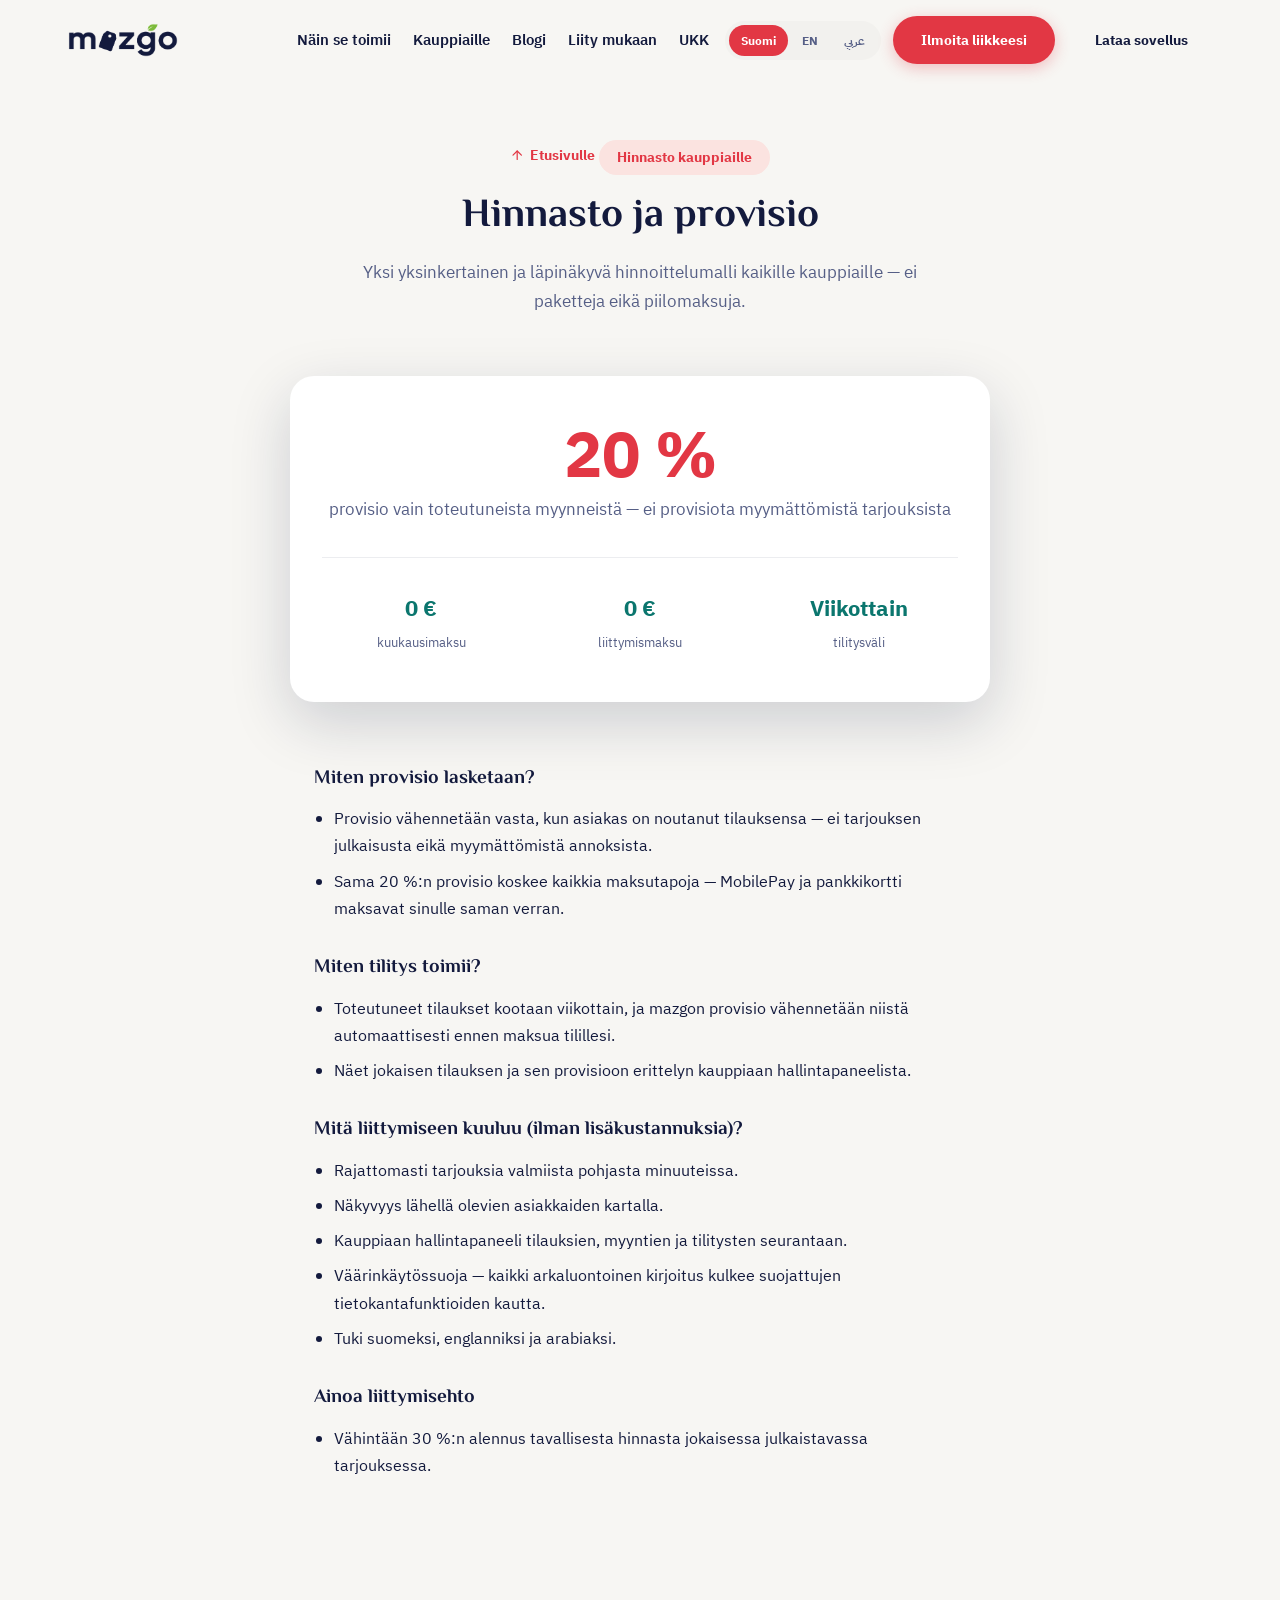
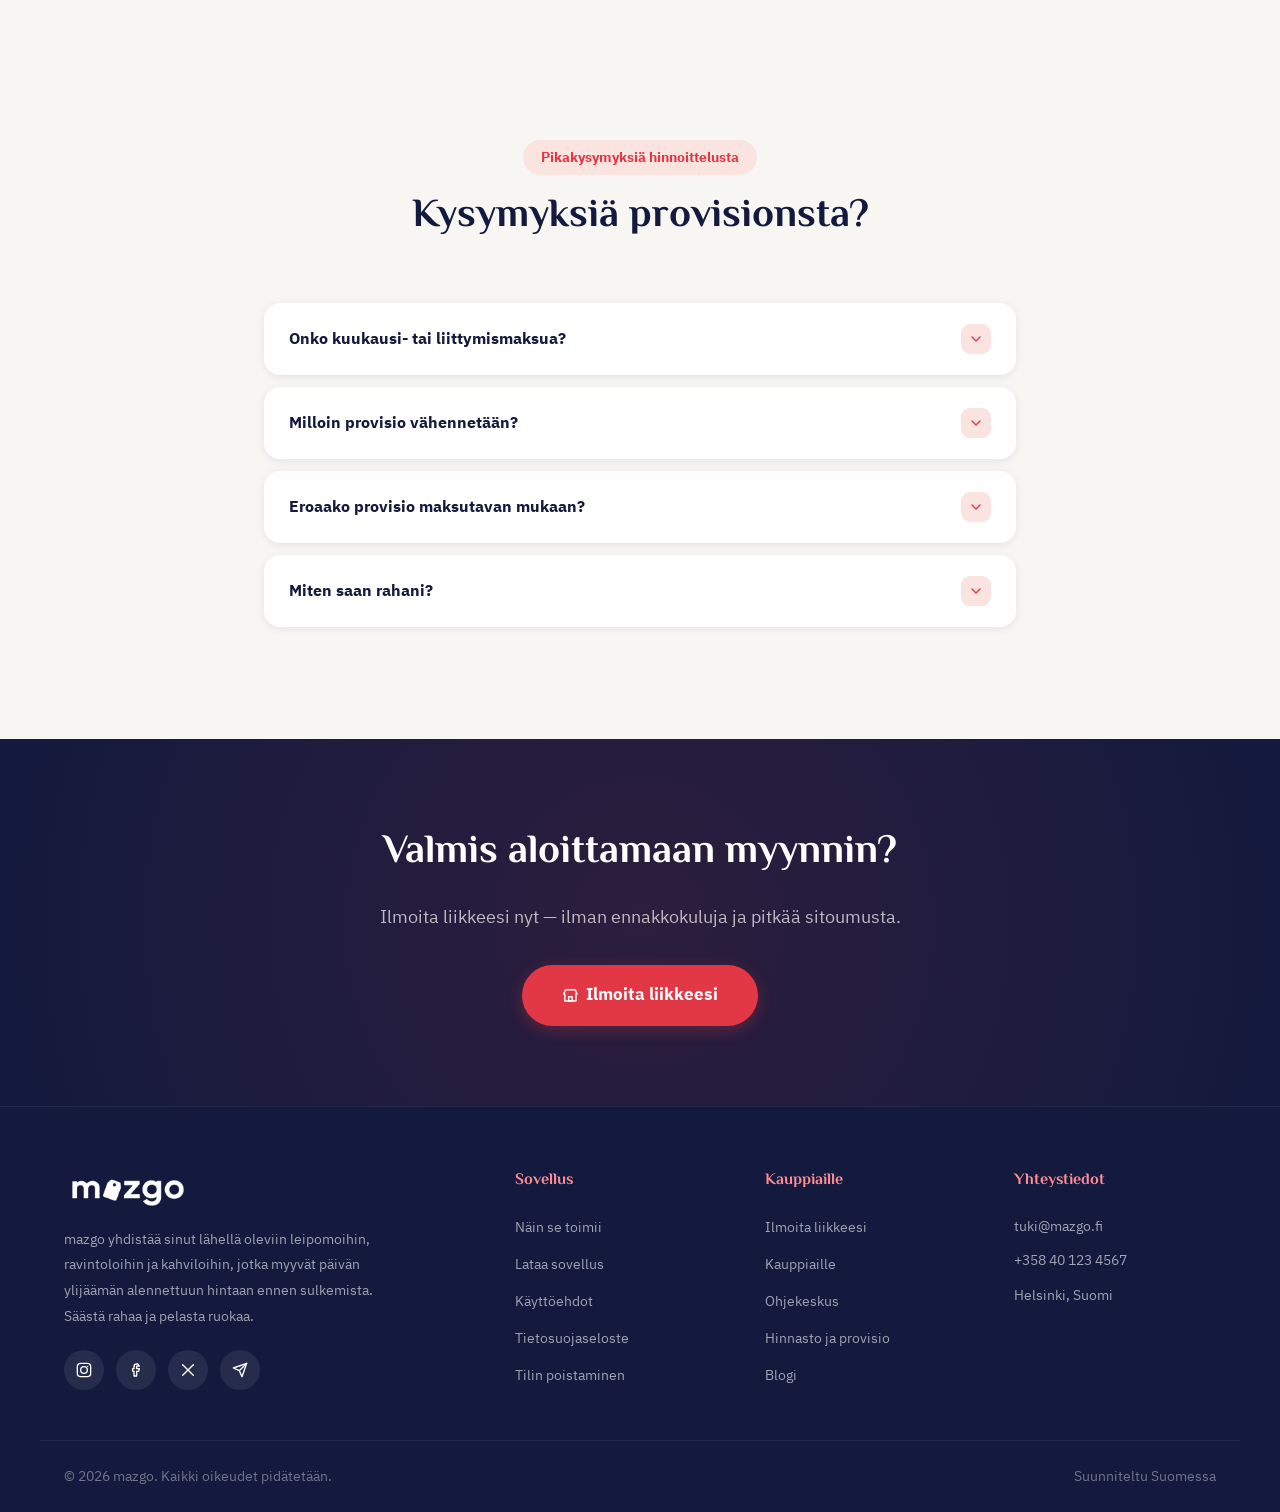
<file: pricing.html>
<!DOCTYPE html>
<html lang="fi" dir="ltr">
<head>
<meta charset="UTF-8">
<meta name="viewport" content="width=device-width, initial-scale=1.0">
<title>Hinnasto ja provisio — mazgo</title>
<meta name="description" content="Hinnasto ja provisio mazgo-kauppiaille: 20 % provisio toteutuneista myynneistä, ei kuukausimaksua, viikoittainen tilitys.">
<link rel="icon" type="image/png" href="assets/brand/mazgo-mark-bag.png">
<link href="https://fonts.googleapis.com/css2?family=El+Messiri:wght@400;500;600;700&family=IBM+Plex+Sans+Arabic:wght@300;400;500;600;700&display=swap" rel="stylesheet">
<link rel="stylesheet" href="https://cdnjs.cloudflare.com/ajax/libs/font-awesome/6.5.1/css/all.min.css">
<link rel="stylesheet" href="styles.css">
</head>
<body data-title-key="price.title">
<div id="progress"></div>

<svg width="0" height="0" style="position:absolute" aria-hidden="true" focusable="false">
<defs>
<symbol id="i-bars" viewBox="0 0 24 24"><line x1="4" y1="6" x2="20" y2="6"/><line x1="4" y1="12" x2="20" y2="12"/><line x1="4" y1="18" x2="20" y2="18"/></symbol>
<symbol id="i-arrow-up" viewBox="0 0 24 24"><line x1="12" y1="19" x2="12" y2="5"/><polyline points="5 12 12 5 19 12"/></symbol>
<symbol id="i-close" viewBox="0 0 24 24"><line x1="5" y1="5" x2="19" y2="19"/><line x1="19" y1="5" x2="5" y2="19"/></symbol>
<symbol id="i-leaf" viewBox="0 0 24 24"><path d="M4 20c0-8 6-14 16-16-2 10-8 16-16 16Z"/><path d="M8 16C12 12 15 9 18 6"/></symbol>
<symbol id="i-download" viewBox="0 0 24 24"><path d="M12 3v12"/><polyline points="7 11 12 16 17 11"/><path d="M5 21h14"/></symbol>
<symbol id="i-store" viewBox="0 0 24 24"><path d="M4 10v10h16V10"/><path d="M2.5 10 5 4h14l2.5 6"/><rect x="9.5" y="14" width="5" height="6"/></symbol>
<symbol id="i-heart" viewBox="0 0 24 24"><path d="M20.8 4.6a5.5 5.5 0 0 0-7.8 0L12 5.6l-1-1a5.5 5.5 0 1 0-7.8 7.8l1 1L12 21.2l7.8-7.8 1-1a5.5 5.5 0 0 0 0-7.8Z"/></symbol>
<symbol id="i-users" viewBox="0 0 24 24"><path d="M17 21v-2a4 4 0 0 0-4-4H5a4 4 0 0 0-4 4v2"/><circle cx="9" cy="7" r="4"/><path d="M23 21v-2a4 4 0 0 0-3-3.87"/><path d="M16 3.13a4 4 0 0 1 0 7.75"/></symbol>
<symbol id="i-cart" viewBox="0 0 24 24"><circle cx="9" cy="21" r="1"/><circle cx="20" cy="21" r="1"/><path d="M1 1h4l2.68 13.39a2 2 0 0 0 2 1.61h9.72a2 2 0 0 0 2-1.61L23 6H6"/></symbol>
<symbol id="i-check-circle" viewBox="0 0 24 24"><circle cx="12" cy="12" r="9"/><polyline points="8 12.5 11 15.5 16 9.5"/></symbol>
<symbol id="i-send" viewBox="0 0 24 24"><line x1="22" y1="2" x2="11" y2="13"/><polygon points="22 2 15 22 11 13 2 9 22 2"/></symbol>
<symbol id="i-chevron" viewBox="0 0 24 24"><polyline points="6 9 12 15 18 9"/></symbol>
<symbol id="i-instagram" viewBox="0 0 24 24"><rect x="2" y="2" width="20" height="20" rx="5"/><circle cx="12" cy="12" r="5"/><circle cx="17.5" cy="6.5" r="1" fill="currentColor" stroke="none"/></symbol>
<symbol id="i-facebook" viewBox="0 0 24 24"><path d="M15 3h-2a4 4 0 0 0-4 4v3H7v4h2v7h4v-7h3l1-4h-4V7a1 1 0 0 1 1-1h3Z"/></symbol>
<symbol id="i-x" viewBox="0 0 24 24"><line x1="4" y1="4" x2="20" y2="20"/><line x1="20" y1="4" x2="4" y2="20"/></symbol>
<symbol id="i-question" viewBox="0 0 24 24"><circle cx="12" cy="12" r="9"/><path d="M9.5 9a2.5 2.5 0 1 1 3.8 2.1c-.8.5-1.3 1-1.3 1.9v.5"/><circle cx="12" cy="17" r=".5" fill="currentColor" stroke="none"/></symbol>
<symbol id="i-envelope" viewBox="0 0 24 24"><rect x="2" y="4" width="20" height="16" rx="2"/><polyline points="22 6 12 13 2 6"/></symbol>
<symbol id="i-warning" viewBox="0 0 24 24"><path d="M12 3 2 20h20L12 3Z"/><line x1="12" y1="10" x2="12" y2="14"/><circle cx="12" cy="17" r=".5" fill="currentColor" stroke="none"/></symbol>
</defs>
</svg>

<nav class="navbar" id="navbar">
<div class="nav-container">
<a href="index.html" class="logo" aria-label="mazgo"><span class="logo-icon"><img src="assets/brand/mazgo-wordmark-ink.png" alt="mazgo"></span></a>
<ul class="nav-links">
<li><a href="index.html#how" data-i18n="nav.how">Näin se toimii</a></li>
<li><a href="index.html#merchants" data-i18n="nav.merchants">Kauppiaille</a></li>
<li><a href="blog.html" data-i18n="nav.blog">Blogi</a></li>
<li><a href="index.html#register" data-i18n="nav.join">Liity mukaan</a></li>
<li><a href="index.html#faq" data-i18n="nav.faq">UKK</a></li>
</ul>
<div class="nav-cta">
<div class="lang-switch" role="group" aria-label="Kieli">
<button type="button" data-lang="fi" class="active">Suomi</button>
<button type="button" data-lang="en">EN</button>
<button type="button" data-lang="ar">عربي</button>
</div>
<a href="index.html#register" class="btn btn-primary" data-i18n="nav.register">Ilmoita liikkeesi</a>
<a href="#" class="btn btn-ghost" data-i18n="nav.download">Lataa sovellus</a>
</div>
<button class="mobile-menu-btn" onclick="toggleMenu()" aria-label="Avaa valikko"><svg class="icon" aria-hidden="true"><use href="#i-bars"/></svg></button>
</div>
</nav>

<div class="mobile-menu-overlay" id="menuOverlay" onclick="toggleMenu()"></div>
<div class="mobile-menu" id="mobileMenu">
<button class="mobile-menu-close" onclick="toggleMenu()" aria-label="Sulje valikko"><svg class="icon" aria-hidden="true"><use href="#i-close"/></svg></button>
<ul>
<li><a href="index.html#how" data-i18n="nav.how">Näin se toimii</a></li>
<li><a href="index.html#merchants" data-i18n="nav.merchants">Kauppiaille</a></li>
<li><a href="blog.html" data-i18n="nav.blog">Blogi</a></li>
<li><a href="index.html#register" data-i18n="nav.join">Liity mukaan</a></li>
<li><a href="index.html#faq" data-i18n="nav.faq">UKK</a></li>
</ul>
<div class="lang-switch" role="group" aria-label="Kieli">
<button type="button" data-lang="fi" class="active">Suomi</button>
<button type="button" data-lang="en">EN</button>
<button type="button" data-lang="ar">عربي</button>
</div>
<a href="index.html#register" class="btn btn-primary" data-i18n="nav.register">Ilmoita liikkeesi</a>
<a href="#" class="btn btn-outline" data-i18n="nav.download">Lataa sovellus</a>
</div>


<section class="section" style="padding-top:140px;background:var(--cream)">
<div class="section-header animate-on-scroll">
<a href="index.html" class="legal-back" style="display:inline-flex;margin-bottom:12px"><svg class="icon" aria-hidden="true"><use href="#i-arrow-up"/></svg><span data-i18n="legal.back">Etusivulle</span></a>
<div class="section-label" data-i18n="price.back">Hinnasto kauppiaille</div>
<h1 class="section-title" data-i18n="price.h1">Hinnasto ja provisio</h1>
<p class="section-desc" data-i18n="price.desc">Yksi yksinkertainen ja läpinäkyvä hinnoittelumalli kaikille kauppiaille.</p>
</div>

<div class="pricing-card animate-on-scroll">
<div class="pricing-big">
<div class="pricing-number" data-i18n="price.number">20 %</div>
<div class="pricing-label" data-i18n="price.number.label">provisio vain toteutuneista myynneistä</div>
</div>
<div class="pricing-grid">
<div class="pricing-stat"><div class="pricing-stat-value" data-i18n="price.s1v">0 €</div><div class="pricing-stat-label" data-i18n="price.s1l">kuukausimaksu</div></div>
<div class="pricing-stat"><div class="pricing-stat-value" data-i18n="price.s2v">0 €</div><div class="pricing-stat-label" data-i18n="price.s2l">liittymismaksu</div></div>
<div class="pricing-stat"><div class="pricing-stat-value" data-i18n="price.s3v">Viikottain</div><div class="pricing-stat-label" data-i18n="price.s3l">tilitysväli</div></div>
</div>
</div>

<div class="pricing-details animate-on-scroll">
<h3 data-i18n="price.d1">Miten provisio lasketaan?</h3>
<ul>
<li data-i18n="price.d1.l1"></li>
<li data-i18n="price.d1.l2"></li>
</ul>
<h3 data-i18n="price.d2">Miten tilitys toimii?</h3>
<ul>
<li data-i18n="price.d2.l1"></li>
<li data-i18n="price.d2.l2"></li>
</ul>
<h3 data-i18n="price.d3">Mitä liittymiseen kuuluu (ilman lisäkustannuksia)?</h3>
<ul>
<li data-i18n="price.d3.l1"></li>
<li data-i18n="price.d3.l2"></li>
<li data-i18n="price.d3.l3"></li>
<li data-i18n="price.d3.l4"></li>
<li data-i18n="price.d3.l5"></li>
</ul>
<h3 data-i18n="price.d4">Ainoa liittymisehto</h3>
<ul>
<li data-i18n="price.d4.l1"></li>
</ul>
</div>
</section>

<section class="section faq">
<div class="section-header animate-on-scroll">
<div class="section-label" data-i18n="price.faq.label">Pikakysymyksiä hinnoittelusta</div>
<h2 class="section-title" data-i18n="price.faq.title">Kysymyksiä provisionsta?</h2>
</div>
<div class="faq-container">
<div class="faq-item animate-on-scroll">
<button class="faq-question" onclick="toggleFaq(this)"><span data-i18n="price.q1"></span><span class="fq-icon"><svg class="icon" aria-hidden="true"><use href="#i-chevron"/></svg></span></button>
<div class="faq-answer"><p data-i18n="price.a1"></p></div>
</div>
<div class="faq-item animate-on-scroll">
<button class="faq-question" onclick="toggleFaq(this)"><span data-i18n="price.q2"></span><span class="fq-icon"><svg class="icon" aria-hidden="true"><use href="#i-chevron"/></svg></span></button>
<div class="faq-answer"><p data-i18n="price.a2"></p></div>
</div>
<div class="faq-item animate-on-scroll">
<button class="faq-question" onclick="toggleFaq(this)"><span data-i18n="price.q3"></span><span class="fq-icon"><svg class="icon" aria-hidden="true"><use href="#i-chevron"/></svg></span></button>
<div class="faq-answer"><p data-i18n="price.a3"></p></div>
</div>
<div class="faq-item animate-on-scroll">
<button class="faq-question" onclick="toggleFaq(this)"><span data-i18n="price.q4"></span><span class="fq-icon"><svg class="icon" aria-hidden="true"><use href="#i-chevron"/></svg></span></button>
<div class="faq-answer"><p data-i18n="price.a4"></p></div>
</div>
</div>
</section>

<section class="cta-section">
<div class="cta-content">
<h2 data-i18n="price.cta.title">Valmis aloittamaan myynnin?</h2>
<p data-i18n="price.cta.desc">Ilmoita liikkeesi nyt — ilman ennakkokuluja ja pitkää sitoumusta.</p>
<div style="display:flex;gap:16px;justify-content:center;flex-wrap:wrap">
<a href="index.html#register" class="btn btn-primary btn-lg"><svg class="icon" aria-hidden="true"><use href="#i-store"/></svg><span data-i18n="nav.register">Ilmoita liikkeesi</span></a>
</div>
</div>
</section>

<footer class="footer">
<div class="footer-container">
<div class="footer-brand">
<a href="index.html" class="logo" aria-label="mazgo"><span class="logo-icon"><img src="assets/brand/mazgo-wordmark-white.png" alt="mazgo"></span></a>
<p data-i18n="footer.tag">mazgo yhdistää sinut lähellä oleviin leipomoihin, ravintoloihin ja kahviloihin.</p>
<div class="footer-social">
<a href="#" aria-label="Instagram"><svg class="icon" aria-hidden="true"><use href="#i-instagram"/></svg></a>
<a href="#" aria-label="Facebook"><svg class="icon" aria-hidden="true"><use href="#i-facebook"/></svg></a>
<a href="#" aria-label="X"><svg class="icon" aria-hidden="true"><use href="#i-x"/></svg></a>
<a href="#" aria-label="Telegram"><svg class="icon" aria-hidden="true"><use href="#i-send"/></svg></a>
</div>
</div>
<div class="footer-col">
<h4 data-i18n="footer.app">Sovellus</h4>
<ul>
<li><a href="index.html#how" data-i18n="nav.how">Näin se toimii</a></li>
<li><a href="#" data-i18n="nav.download">Lataa sovellus</a></li>
<li><a href="terms.html" data-i18n="footer.terms">Käyttöehdot</a></li>
<li><a href="privacy.html" data-i18n="footer.privacy">Tietosuojaseloste</a></li>
<li><a href="delete-account.html" data-i18n="footer.delete">Tilin poistaminen</a></li>
</ul>
</div>
<div class="footer-col">
<h4 data-i18n="footer.forMerchants">Kauppiaille</h4>
<ul>
<li><a href="index.html#register" data-i18n="nav.register">Ilmoita liikkeesi</a></li>
<li><a href="index.html#merchants" data-i18n="nav.merchants">Kauppiaille</a></li>
<li><a href="help.html" data-i18n="footer.help">Ohjekeskus</a></li>
<li><a href="pricing.html" data-i18n="footer.pricing">Hinnasto ja provisio</a></li>
<li><a href="blog.html" data-i18n="nav.blog">Blogi</a></li>
</ul>
</div>
<div class="footer-col">
<h4 data-i18n="footer.contact">Yhteystiedot</h4>
<ul>
<li class="plain" data-i18n="footer.email">tuki@mazgo.fi</li>
<li class="plain" data-i18n="footer.phone">+358 40 123 4567</li>
<li class="plain" data-i18n="footer.city">Helsinki, Suomi</li>
</ul>
</div>
</div>
<div class="footer-bottom">
<div data-i18n="footer.rights">© 2026 mazgo. Kaikki oikeudet pidätetään.</div>
<div data-i18n="footer.made">Suunniteltu Suomessa</div>
</div>
</footer>

<div class="toast" id="toast" role="status"><svg class="icon" aria-hidden="true"><use href="#i-check-circle"/></svg><span id="toastMsg">Valmis!</span></div>

<button id="backTop" onclick="window.scrollTo({top:0,behavior:'smooth'})" aria-label="Takaisin ylös"><svg class="icon" aria-hidden="true"><use href="#i-arrow-up"/></svg></button>
<script src="i18n.js"></script>
<script src="script.js"></script>
</body>
</html>
</file>
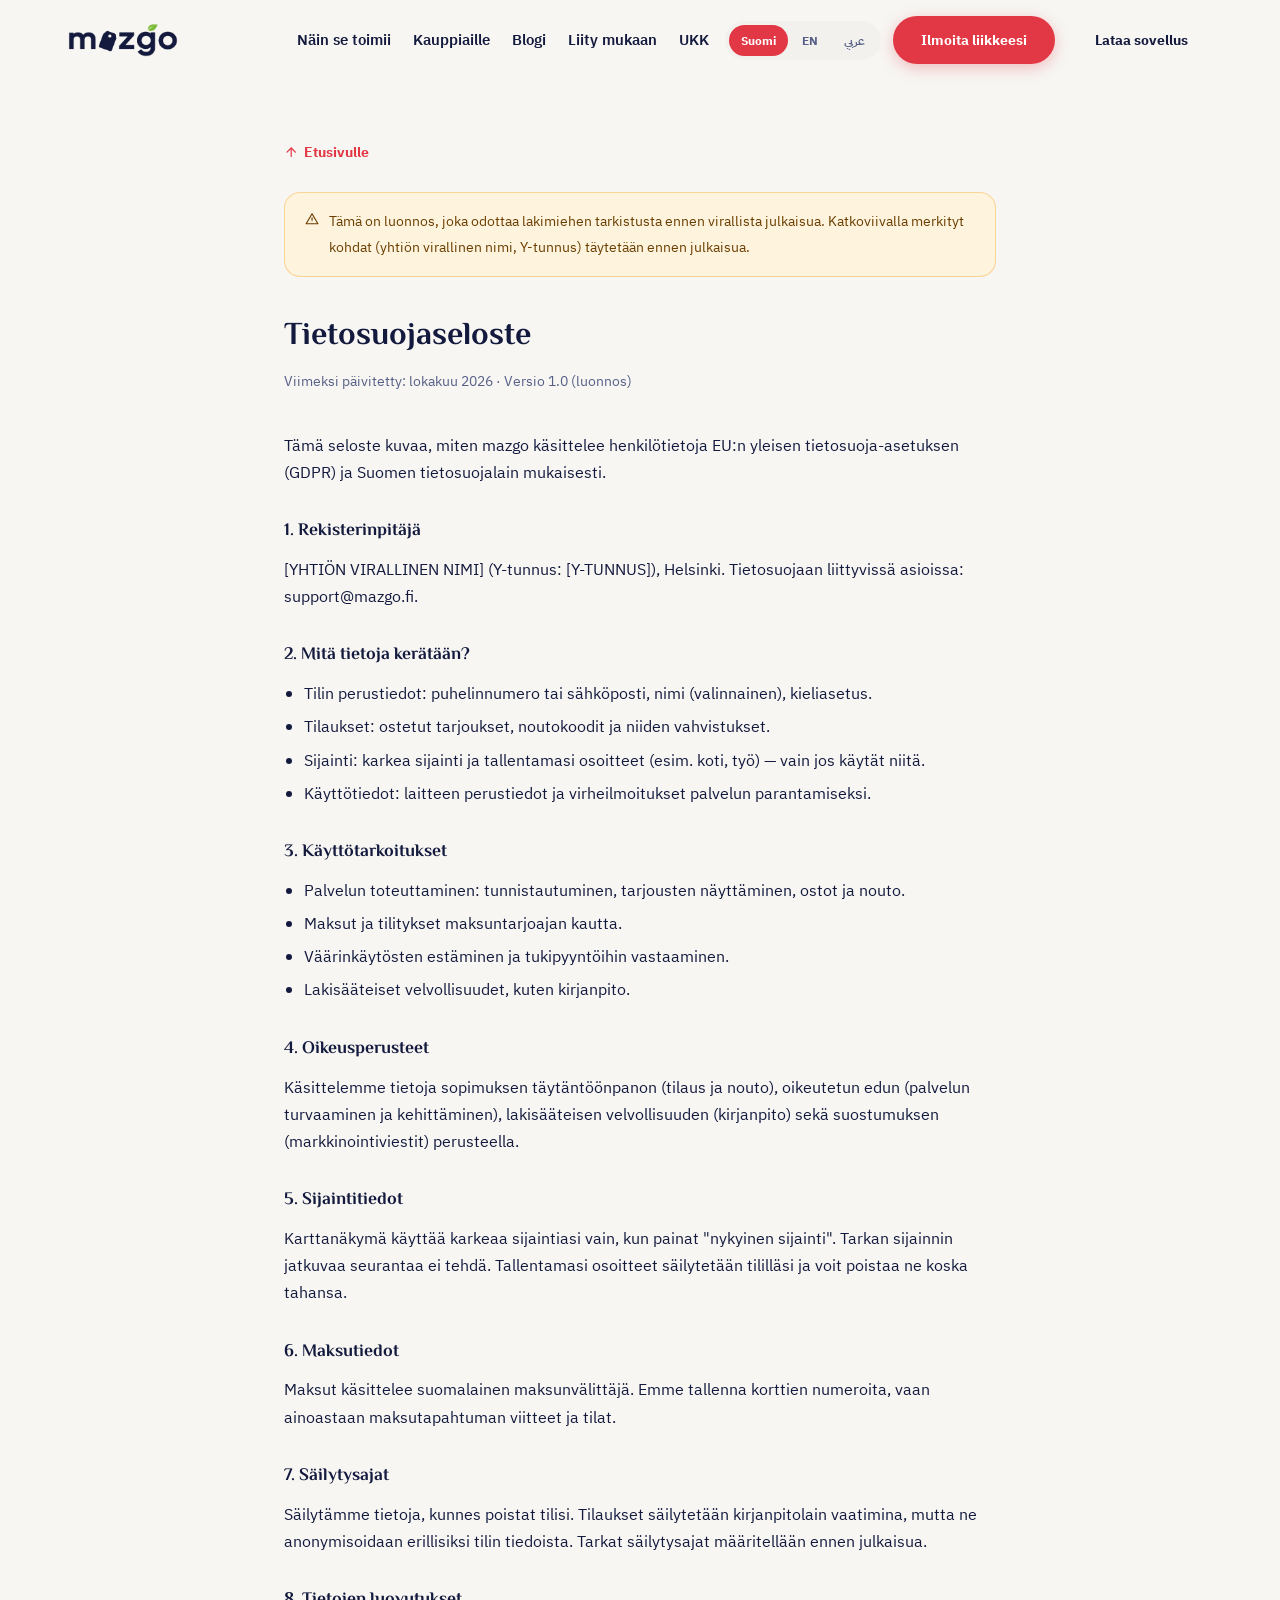
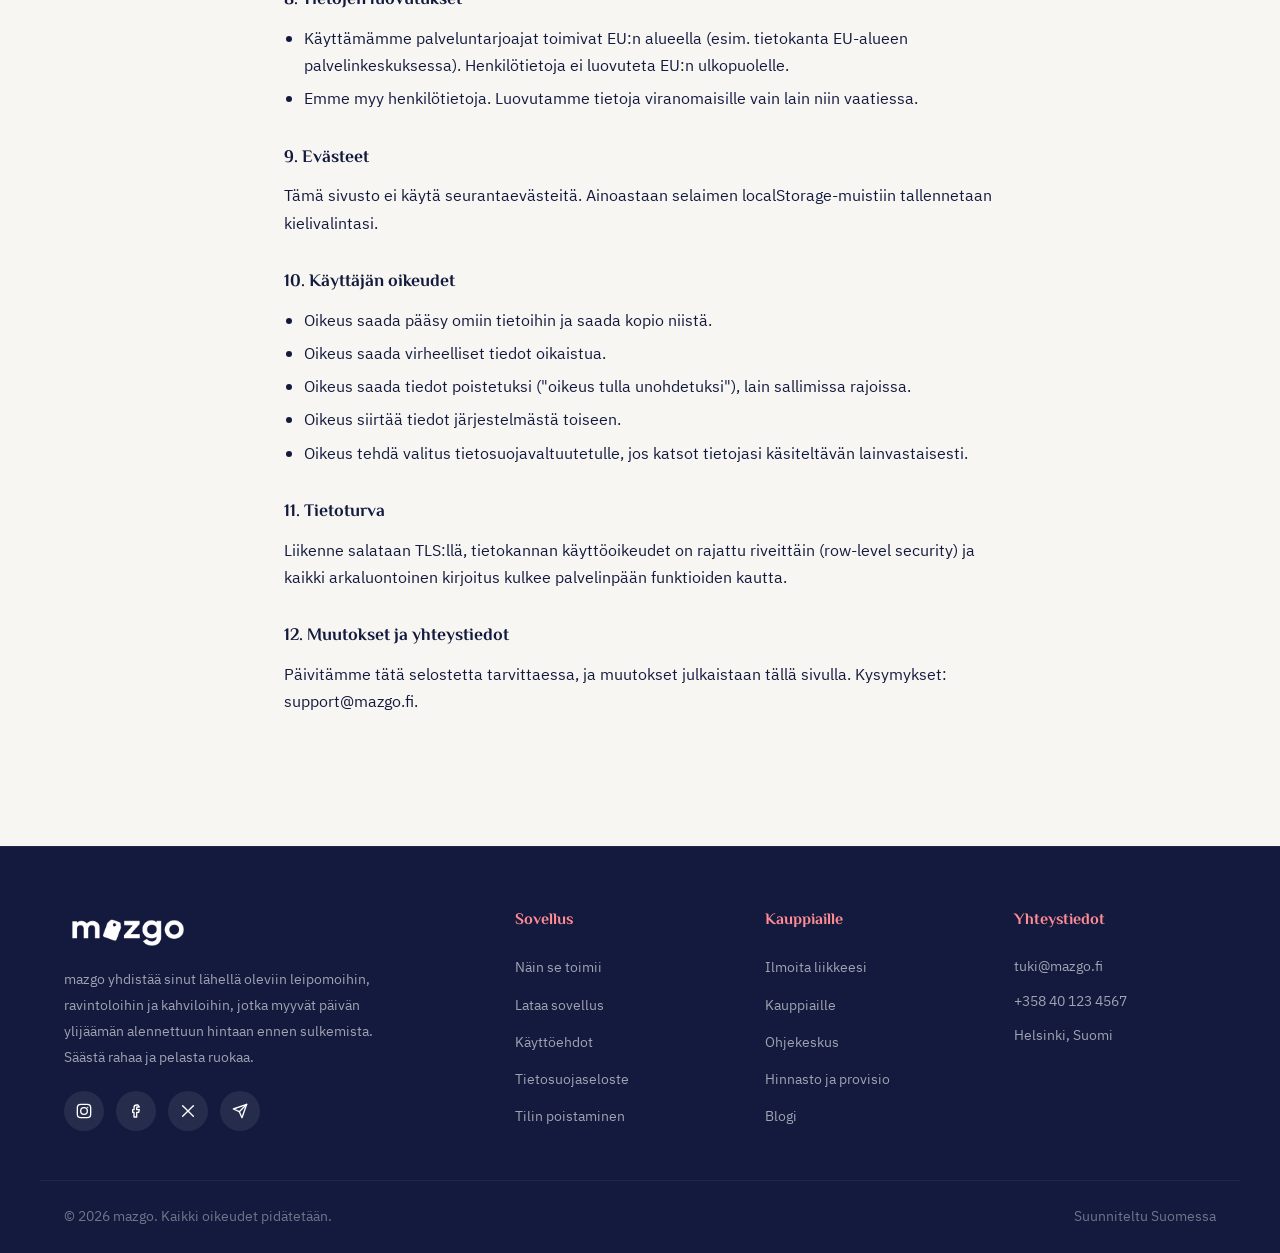
<file: privacy.html>
<!DOCTYPE html>
<html lang="fi" dir="ltr">
<head>
<meta charset="UTF-8">
<meta name="viewport" content="width=device-width, initial-scale=1.0">
<title>Tietosuojaseloste — mazgo</title>
<meta name="description" content="mazgo-palvelun tietosuojaseloste (luonnos): mitä tietoja kerätään, miksi, ja mitä oikeuksia sinulla on.">
<link rel="icon" type="image/png" href="assets/brand/mazgo-mark-bag.png">
<link href="https://fonts.googleapis.com/css2?family=El+Messiri:wght@400;500;600;700&family=IBM+Plex+Sans+Arabic:wght@300;400;500;600;700&display=swap" rel="stylesheet">
<link rel="stylesheet" href="https://cdnjs.cloudflare.com/ajax/libs/font-awesome/6.5.1/css/all.min.css">
<link rel="stylesheet" href="styles.css">
</head>
<body data-title-key="pp.title">
<div id="progress"></div>

<svg width="0" height="0" style="position:absolute" aria-hidden="true" focusable="false">
<defs>
<symbol id="i-bars" viewBox="0 0 24 24"><line x1="4" y1="6" x2="20" y2="6"/><line x1="4" y1="12" x2="20" y2="12"/><line x1="4" y1="18" x2="20" y2="18"/></symbol>
<symbol id="i-arrow-up" viewBox="0 0 24 24"><line x1="12" y1="19" x2="12" y2="5"/><polyline points="5 12 12 5 19 12"/></symbol>
<symbol id="i-close" viewBox="0 0 24 24"><line x1="5" y1="5" x2="19" y2="19"/><line x1="19" y1="5" x2="5" y2="19"/></symbol>
<symbol id="i-leaf" viewBox="0 0 24 24"><path d="M4 20c0-8 6-14 16-16-2 10-8 16-16 16Z"/><path d="M8 16C12 12 15 9 18 6"/></symbol>
<symbol id="i-download" viewBox="0 0 24 24"><path d="M12 3v12"/><polyline points="7 11 12 16 17 11"/><path d="M5 21h14"/></symbol>
<symbol id="i-store" viewBox="0 0 24 24"><path d="M4 10v10h16V10"/><path d="M2.5 10 5 4h14l2.5 6"/><rect x="9.5" y="14" width="5" height="6"/></symbol>
<symbol id="i-heart" viewBox="0 0 24 24"><path d="M20.8 4.6a5.5 5.5 0 0 0-7.8 0L12 5.6l-1-1a5.5 5.5 0 1 0-7.8 7.8l1 1L12 21.2l7.8-7.8 1-1a5.5 5.5 0 0 0 0-7.8Z"/></symbol>
<symbol id="i-users" viewBox="0 0 24 24"><path d="M17 21v-2a4 4 0 0 0-4-4H5a4 4 0 0 0-4 4v2"/><circle cx="9" cy="7" r="4"/><path d="M23 21v-2a4 4 0 0 0-3-3.87"/><path d="M16 3.13a4 4 0 0 1 0 7.75"/></symbol>
<symbol id="i-cart" viewBox="0 0 24 24"><circle cx="9" cy="21" r="1"/><circle cx="20" cy="21" r="1"/><path d="M1 1h4l2.68 13.39a2 2 0 0 0 2 1.61h9.72a2 2 0 0 0 2-1.61L23 6H6"/></symbol>
<symbol id="i-check-circle" viewBox="0 0 24 24"><circle cx="12" cy="12" r="9"/><polyline points="8 12.5 11 15.5 16 9.5"/></symbol>
<symbol id="i-send" viewBox="0 0 24 24"><line x1="22" y1="2" x2="11" y2="13"/><polygon points="22 2 15 22 11 13 2 9 22 2"/></symbol>
<symbol id="i-chevron" viewBox="0 0 24 24"><polyline points="6 9 12 15 18 9"/></symbol>
<symbol id="i-instagram" viewBox="0 0 24 24"><rect x="2" y="2" width="20" height="20" rx="5"/><circle cx="12" cy="12" r="5"/><circle cx="17.5" cy="6.5" r="1" fill="currentColor" stroke="none"/></symbol>
<symbol id="i-facebook" viewBox="0 0 24 24"><path d="M15 3h-2a4 4 0 0 0-4 4v3H7v4h2v7h4v-7h3l1-4h-4V7a1 1 0 0 1 1-1h3Z"/></symbol>
<symbol id="i-x" viewBox="0 0 24 24"><line x1="4" y1="4" x2="20" y2="20"/><line x1="20" y1="4" x2="4" y2="20"/></symbol>
<symbol id="i-question" viewBox="0 0 24 24"><circle cx="12" cy="12" r="9"/><path d="M9.5 9a2.5 2.5 0 1 1 3.8 2.1c-.8.5-1.3 1-1.3 1.9v.5"/><circle cx="12" cy="17" r=".5" fill="currentColor" stroke="none"/></symbol>
<symbol id="i-envelope" viewBox="0 0 24 24"><rect x="2" y="4" width="20" height="16" rx="2"/><polyline points="22 6 12 13 2 6"/></symbol>
<symbol id="i-warning" viewBox="0 0 24 24"><path d="M12 3 2 20h20L12 3Z"/><line x1="12" y1="10" x2="12" y2="14"/><circle cx="12" cy="17" r=".5" fill="currentColor" stroke="none"/></symbol>
</defs>
</svg>

<nav class="navbar" id="navbar">
<div class="nav-container">
<a href="index.html" class="logo" aria-label="mazgo"><span class="logo-icon"><img src="assets/brand/mazgo-wordmark-ink.png" alt="mazgo"></span></a>
<ul class="nav-links">
<li><a href="index.html#how" data-i18n="nav.how">Näin se toimii</a></li>
<li><a href="index.html#merchants" data-i18n="nav.merchants">Kauppiaille</a></li>
<li><a href="blog.html" data-i18n="nav.blog">Blogi</a></li>
<li><a href="index.html#register" data-i18n="nav.join">Liity mukaan</a></li>
<li><a href="index.html#faq" data-i18n="nav.faq">UKK</a></li>
</ul>
<div class="nav-cta">
<div class="lang-switch" role="group" aria-label="Kieli">
<button type="button" data-lang="fi" class="active">Suomi</button>
<button type="button" data-lang="en">EN</button>
<button type="button" data-lang="ar">عربي</button>
</div>
<a href="index.html#register" class="btn btn-primary" data-i18n="nav.register">Ilmoita liikkeesi</a>
<a href="#" class="btn btn-ghost" data-i18n="nav.download">Lataa sovellus</a>
</div>
<button class="mobile-menu-btn" onclick="toggleMenu()" aria-label="Avaa valikko"><svg class="icon" aria-hidden="true"><use href="#i-bars"/></svg></button>
</div>
</nav>

<div class="mobile-menu-overlay" id="menuOverlay" onclick="toggleMenu()"></div>
<div class="mobile-menu" id="mobileMenu">
<button class="mobile-menu-close" onclick="toggleMenu()" aria-label="Sulje valikko"><svg class="icon" aria-hidden="true"><use href="#i-close"/></svg></button>
<ul>
<li><a href="index.html#how" data-i18n="nav.how">Näin se toimii</a></li>
<li><a href="index.html#merchants" data-i18n="nav.merchants">Kauppiaille</a></li>
<li><a href="blog.html" data-i18n="nav.blog">Blogi</a></li>
<li><a href="index.html#register" data-i18n="nav.join">Liity mukaan</a></li>
<li><a href="index.html#faq" data-i18n="nav.faq">UKK</a></li>
</ul>
<div class="lang-switch" role="group" aria-label="Kieli">
<button type="button" data-lang="fi" class="active">Suomi</button>
<button type="button" data-lang="en">EN</button>
<button type="button" data-lang="ar">عربي</button>
</div>
<a href="index.html#register" class="btn btn-primary" data-i18n="nav.register">Ilmoita liikkeesi</a>
<a href="#" class="btn btn-outline" data-i18n="nav.download">Lataa sovellus</a>
</div>


<section class="section legal-page" style="padding-top:140px">
<div class="legal-container animate-on-scroll">
<a href="index.html" class="legal-back"><svg class="icon" aria-hidden="true"><use href="#i-arrow-up"/></svg><span data-i18n="legal.back">Etusivulle</span></a>
<div class="legal-notice"><svg class="icon" aria-hidden="true"><use href="#i-warning"/></svg><span data-i18n="legal.notice">Tämä on luonnos, joka odottaa lakimiehen tarkistusta.</span></div>
<h1 class="legal-title" data-i18n="pp.h1">Tietosuojaseloste</h1>
<p class="legal-updated" data-i18n="legal.updated">Viimeksi päivitetty: lokakuu 2026 · Versio 1.0 (luonnos)</p>
<p data-i18n="pp.intro" style="margin-bottom:30px"></p>
<div class="legal-section"><h3 data-i18n="pp.s1.h"></h3><p data-i18n="pp.s1.p"></p></div>
<div class="legal-section"><h3 data-i18n="pp.s2.h"></h3><ul><li data-i18n="pp.s2.l1"></li>
<li data-i18n="pp.s2.l2"></li>
<li data-i18n="pp.s2.l3"></li>
<li data-i18n="pp.s2.l4"></li></ul></div>
<div class="legal-section"><h3 data-i18n="pp.s3.h"></h3><ul><li data-i18n="pp.s3.l1"></li>
<li data-i18n="pp.s3.l2"></li>
<li data-i18n="pp.s3.l3"></li>
<li data-i18n="pp.s3.l4"></li></ul></div>
<div class="legal-section"><h3 data-i18n="pp.s4.h"></h3><p data-i18n="pp.s4.p"></p></div>
<div class="legal-section"><h3 data-i18n="pp.s5.h"></h3><p data-i18n="pp.s5.p"></p></div>
<div class="legal-section"><h3 data-i18n="pp.s6.h"></h3><p data-i18n="pp.s6.p"></p></div>
<div class="legal-section"><h3 data-i18n="pp.s7.h"></h3><p data-i18n="pp.s7.p"></p></div>
<div class="legal-section"><h3 data-i18n="pp.s8.h"></h3><ul><li data-i18n="pp.s8.l1"></li>
<li data-i18n="pp.s8.l2"></li></ul></div>
<div class="legal-section"><h3 data-i18n="pp.s9.h"></h3><p data-i18n="pp.s9.p"></p></div>
<div class="legal-section"><h3 data-i18n="pp.s10.h"></h3><ul><li data-i18n="pp.s10.l1"></li>
<li data-i18n="pp.s10.l2"></li>
<li data-i18n="pp.s10.l3"></li>
<li data-i18n="pp.s10.l4"></li>
<li data-i18n="pp.s10.l5"></li></ul></div>
<div class="legal-section"><h3 data-i18n="pp.s11.h"></h3><p data-i18n="pp.s11.p"></p></div>
<div class="legal-section"><h3 data-i18n="pp.s12.h"></h3><p data-i18n="pp.s12.p"></p></div>
</div>
</section>

<footer class="footer">
<div class="footer-container">
<div class="footer-brand">
<a href="index.html" class="logo" aria-label="mazgo"><span class="logo-icon"><img src="assets/brand/mazgo-wordmark-white.png" alt="mazgo"></span></a>
<p data-i18n="footer.tag">mazgo yhdistää sinut lähellä oleviin leipomoihin, ravintoloihin ja kahviloihin.</p>
<div class="footer-social">
<a href="#" aria-label="Instagram"><svg class="icon" aria-hidden="true"><use href="#i-instagram"/></svg></a>
<a href="#" aria-label="Facebook"><svg class="icon" aria-hidden="true"><use href="#i-facebook"/></svg></a>
<a href="#" aria-label="X"><svg class="icon" aria-hidden="true"><use href="#i-x"/></svg></a>
<a href="#" aria-label="Telegram"><svg class="icon" aria-hidden="true"><use href="#i-send"/></svg></a>
</div>
</div>
<div class="footer-col">
<h4 data-i18n="footer.app">Sovellus</h4>
<ul>
<li><a href="index.html#how" data-i18n="nav.how">Näin se toimii</a></li>
<li><a href="#" data-i18n="nav.download">Lataa sovellus</a></li>
<li><a href="terms.html" data-i18n="footer.terms">Käyttöehdot</a></li>
<li><a href="privacy.html" data-i18n="footer.privacy">Tietosuojaseloste</a></li>
<li><a href="delete-account.html" data-i18n="footer.delete">Tilin poistaminen</a></li>
</ul>
</div>
<div class="footer-col">
<h4 data-i18n="footer.forMerchants">Kauppiaille</h4>
<ul>
<li><a href="index.html#register" data-i18n="nav.register">Ilmoita liikkeesi</a></li>
<li><a href="index.html#merchants" data-i18n="nav.merchants">Kauppiaille</a></li>
<li><a href="help.html" data-i18n="footer.help">Ohjekeskus</a></li>
<li><a href="pricing.html" data-i18n="footer.pricing">Hinnasto ja provisio</a></li>
<li><a href="blog.html" data-i18n="nav.blog">Blogi</a></li>
</ul>
</div>
<div class="footer-col">
<h4 data-i18n="footer.contact">Yhteystiedot</h4>
<ul>
<li class="plain" data-i18n="footer.email">tuki@mazgo.fi</li>
<li class="plain" data-i18n="footer.phone">+358 40 123 4567</li>
<li class="plain" data-i18n="footer.city">Helsinki, Suomi</li>
</ul>
</div>
</div>
<div class="footer-bottom">
<div data-i18n="footer.rights">© 2026 mazgo. Kaikki oikeudet pidätetään.</div>
<div data-i18n="footer.made">Suunniteltu Suomessa</div>
</div>
</footer>

<div class="toast" id="toast" role="status"><svg class="icon" aria-hidden="true"><use href="#i-check-circle"/></svg><span id="toastMsg">Valmis!</span></div>

<button id="backTop" onclick="window.scrollTo({top:0,behavior:'smooth'})" aria-label="Takaisin ylös"><svg class="icon" aria-hidden="true"><use href="#i-arrow-up"/></svg></button>
<script src="i18n.js"></script>
<script src="script.js"></script>
</body>
</html>
</file>
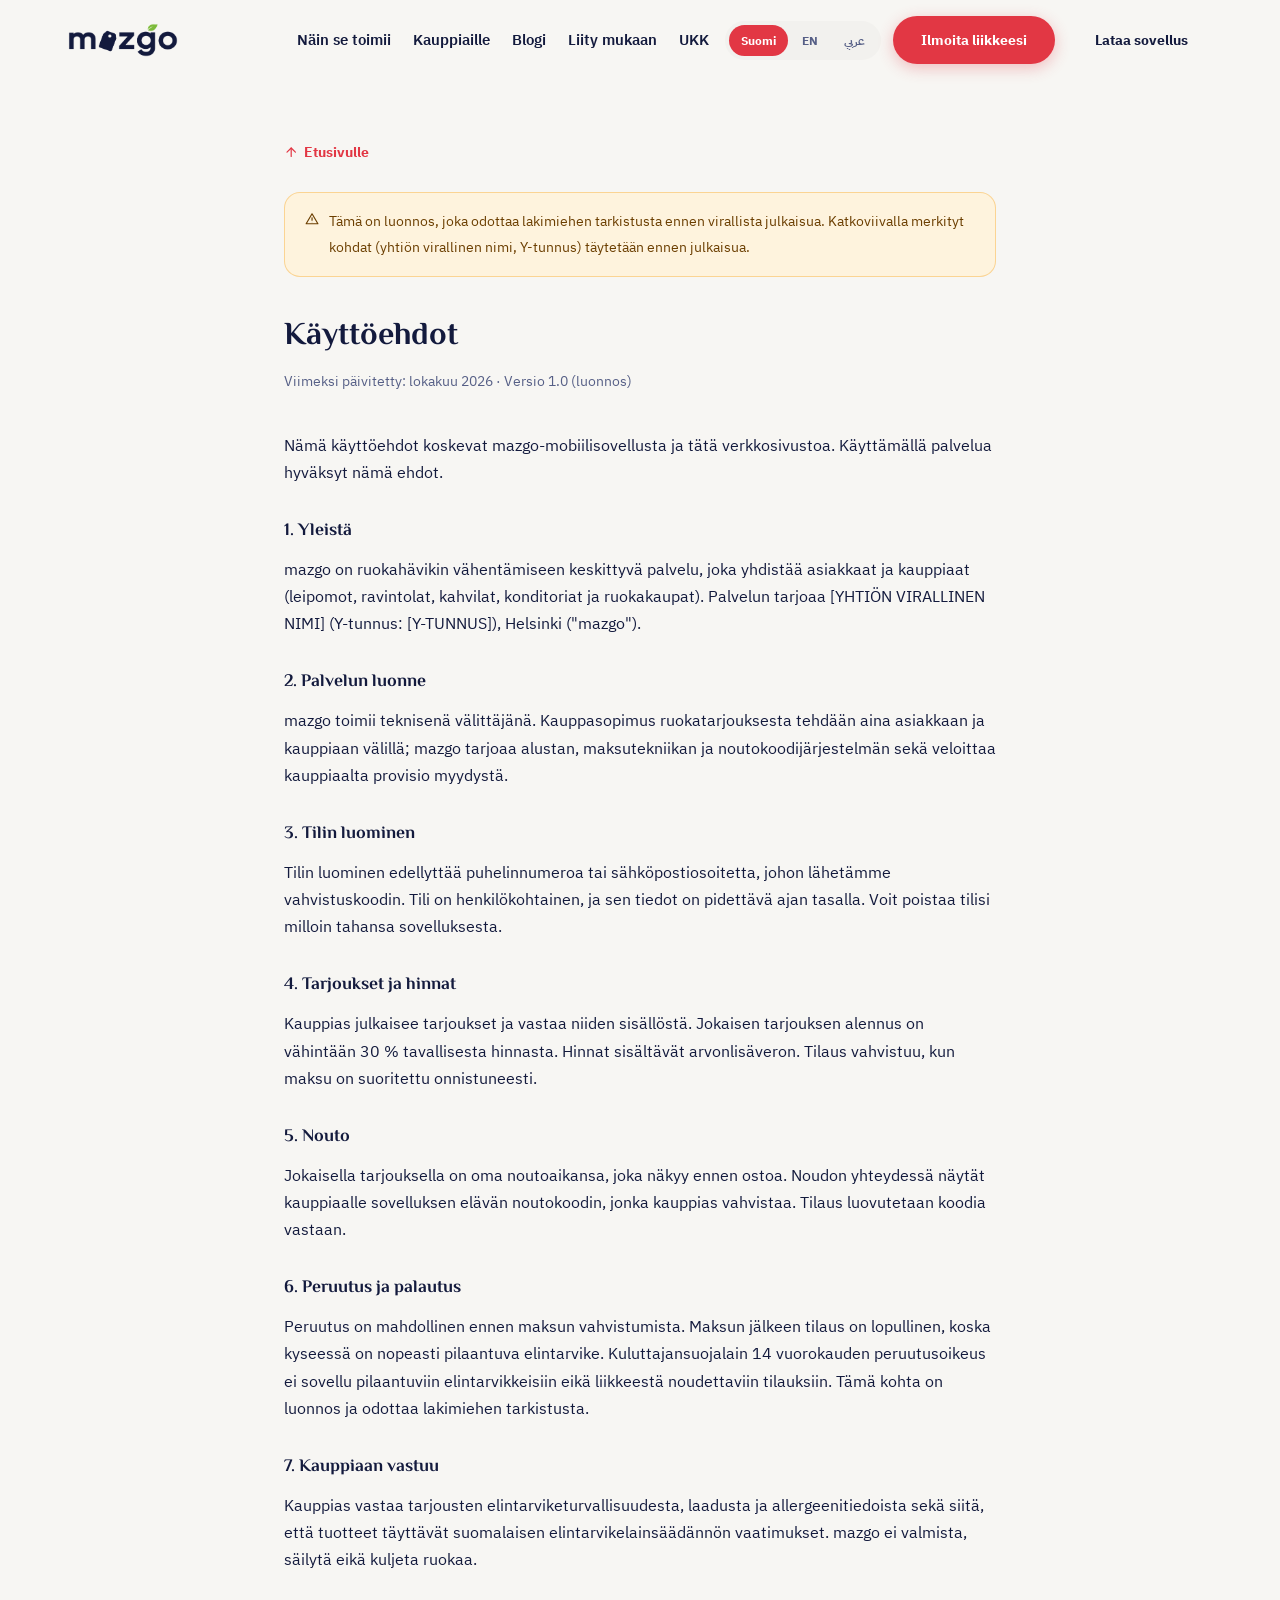
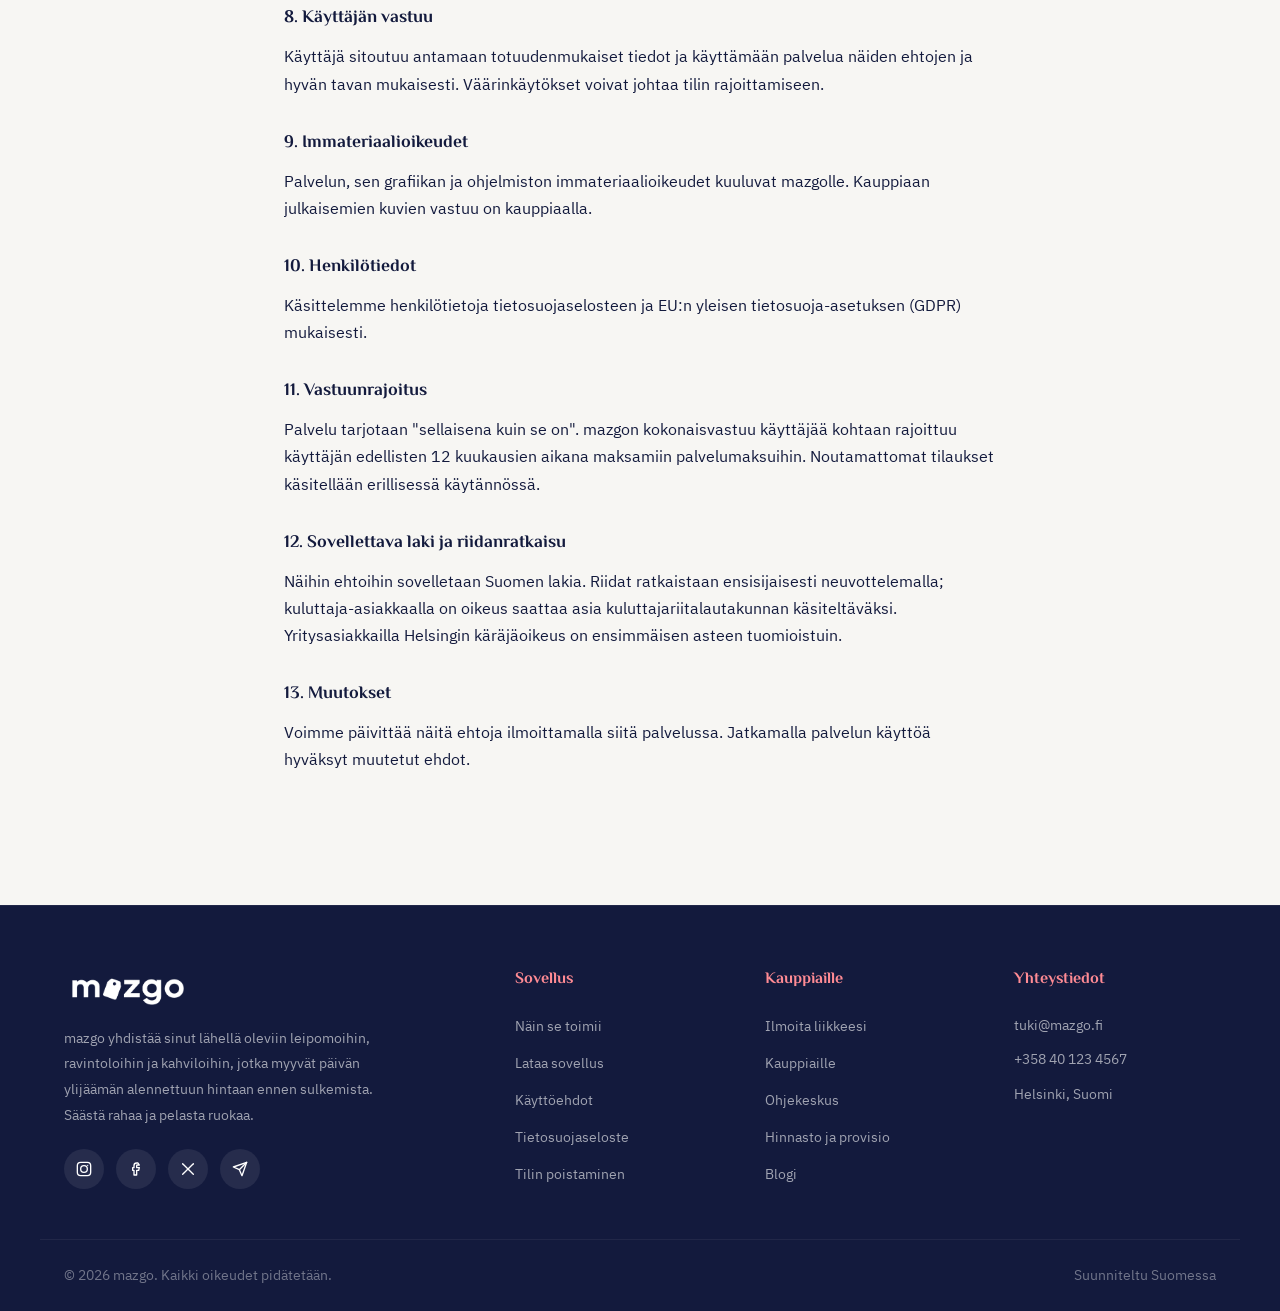
<file: terms.html>
<!DOCTYPE html>
<html lang="fi" dir="ltr">
<head>
<meta charset="UTF-8">
<meta name="viewport" content="width=device-width, initial-scale=1.0">
<title>Käyttöehdot — mazgo</title>
<meta name="description" content="mazgo-palvelun käyttöehdot (luonnos): tilaukset, nouto, maksut ja vastuut.">
<link rel="icon" type="image/png" href="assets/brand/mazgo-mark-bag.png">
<link href="https://fonts.googleapis.com/css2?family=El+Messiri:wght@400;500;600;700&family=IBM+Plex+Sans+Arabic:wght@300;400;500;600;700&display=swap" rel="stylesheet">
<link rel="stylesheet" href="https://cdnjs.cloudflare.com/ajax/libs/font-awesome/6.5.1/css/all.min.css">
<link rel="stylesheet" href="styles.css">
</head>
<body data-title-key="t.title">
<div id="progress"></div>

<svg width="0" height="0" style="position:absolute" aria-hidden="true" focusable="false">
<defs>
<symbol id="i-bars" viewBox="0 0 24 24"><line x1="4" y1="6" x2="20" y2="6"/><line x1="4" y1="12" x2="20" y2="12"/><line x1="4" y1="18" x2="20" y2="18"/></symbol>
<symbol id="i-arrow-up" viewBox="0 0 24 24"><line x1="12" y1="19" x2="12" y2="5"/><polyline points="5 12 12 5 19 12"/></symbol>
<symbol id="i-close" viewBox="0 0 24 24"><line x1="5" y1="5" x2="19" y2="19"/><line x1="19" y1="5" x2="5" y2="19"/></symbol>
<symbol id="i-leaf" viewBox="0 0 24 24"><path d="M4 20c0-8 6-14 16-16-2 10-8 16-16 16Z"/><path d="M8 16C12 12 15 9 18 6"/></symbol>
<symbol id="i-download" viewBox="0 0 24 24"><path d="M12 3v12"/><polyline points="7 11 12 16 17 11"/><path d="M5 21h14"/></symbol>
<symbol id="i-store" viewBox="0 0 24 24"><path d="M4 10v10h16V10"/><path d="M2.5 10 5 4h14l2.5 6"/><rect x="9.5" y="14" width="5" height="6"/></symbol>
<symbol id="i-heart" viewBox="0 0 24 24"><path d="M20.8 4.6a5.5 5.5 0 0 0-7.8 0L12 5.6l-1-1a5.5 5.5 0 1 0-7.8 7.8l1 1L12 21.2l7.8-7.8 1-1a5.5 5.5 0 0 0 0-7.8Z"/></symbol>
<symbol id="i-users" viewBox="0 0 24 24"><path d="M17 21v-2a4 4 0 0 0-4-4H5a4 4 0 0 0-4 4v2"/><circle cx="9" cy="7" r="4"/><path d="M23 21v-2a4 4 0 0 0-3-3.87"/><path d="M16 3.13a4 4 0 0 1 0 7.75"/></symbol>
<symbol id="i-cart" viewBox="0 0 24 24"><circle cx="9" cy="21" r="1"/><circle cx="20" cy="21" r="1"/><path d="M1 1h4l2.68 13.39a2 2 0 0 0 2 1.61h9.72a2 2 0 0 0 2-1.61L23 6H6"/></symbol>
<symbol id="i-check-circle" viewBox="0 0 24 24"><circle cx="12" cy="12" r="9"/><polyline points="8 12.5 11 15.5 16 9.5"/></symbol>
<symbol id="i-send" viewBox="0 0 24 24"><line x1="22" y1="2" x2="11" y2="13"/><polygon points="22 2 15 22 11 13 2 9 22 2"/></symbol>
<symbol id="i-chevron" viewBox="0 0 24 24"><polyline points="6 9 12 15 18 9"/></symbol>
<symbol id="i-instagram" viewBox="0 0 24 24"><rect x="2" y="2" width="20" height="20" rx="5"/><circle cx="12" cy="12" r="5"/><circle cx="17.5" cy="6.5" r="1" fill="currentColor" stroke="none"/></symbol>
<symbol id="i-facebook" viewBox="0 0 24 24"><path d="M15 3h-2a4 4 0 0 0-4 4v3H7v4h2v7h4v-7h3l1-4h-4V7a1 1 0 0 1 1-1h3Z"/></symbol>
<symbol id="i-x" viewBox="0 0 24 24"><line x1="4" y1="4" x2="20" y2="20"/><line x1="20" y1="4" x2="4" y2="20"/></symbol>
<symbol id="i-question" viewBox="0 0 24 24"><circle cx="12" cy="12" r="9"/><path d="M9.5 9a2.5 2.5 0 1 1 3.8 2.1c-.8.5-1.3 1-1.3 1.9v.5"/><circle cx="12" cy="17" r=".5" fill="currentColor" stroke="none"/></symbol>
<symbol id="i-envelope" viewBox="0 0 24 24"><rect x="2" y="4" width="20" height="16" rx="2"/><polyline points="22 6 12 13 2 6"/></symbol>
<symbol id="i-warning" viewBox="0 0 24 24"><path d="M12 3 2 20h20L12 3Z"/><line x1="12" y1="10" x2="12" y2="14"/><circle cx="12" cy="17" r=".5" fill="currentColor" stroke="none"/></symbol>
</defs>
</svg>

<nav class="navbar" id="navbar">
<div class="nav-container">
<a href="index.html" class="logo" aria-label="mazgo"><span class="logo-icon"><img src="assets/brand/mazgo-wordmark-ink.png" alt="mazgo"></span></a>
<ul class="nav-links">
<li><a href="index.html#how" data-i18n="nav.how">Näin se toimii</a></li>
<li><a href="index.html#merchants" data-i18n="nav.merchants">Kauppiaille</a></li>
<li><a href="blog.html" data-i18n="nav.blog">Blogi</a></li>
<li><a href="index.html#register" data-i18n="nav.join">Liity mukaan</a></li>
<li><a href="index.html#faq" data-i18n="nav.faq">UKK</a></li>
</ul>
<div class="nav-cta">
<div class="lang-switch" role="group" aria-label="Kieli">
<button type="button" data-lang="fi" class="active">Suomi</button>
<button type="button" data-lang="en">EN</button>
<button type="button" data-lang="ar">عربي</button>
</div>
<a href="index.html#register" class="btn btn-primary" data-i18n="nav.register">Ilmoita liikkeesi</a>
<a href="#" class="btn btn-ghost" data-i18n="nav.download">Lataa sovellus</a>
</div>
<button class="mobile-menu-btn" onclick="toggleMenu()" aria-label="Avaa valikko"><svg class="icon" aria-hidden="true"><use href="#i-bars"/></svg></button>
</div>
</nav>

<div class="mobile-menu-overlay" id="menuOverlay" onclick="toggleMenu()"></div>
<div class="mobile-menu" id="mobileMenu">
<button class="mobile-menu-close" onclick="toggleMenu()" aria-label="Sulje valikko"><svg class="icon" aria-hidden="true"><use href="#i-close"/></svg></button>
<ul>
<li><a href="index.html#how" data-i18n="nav.how">Näin se toimii</a></li>
<li><a href="index.html#merchants" data-i18n="nav.merchants">Kauppiaille</a></li>
<li><a href="blog.html" data-i18n="nav.blog">Blogi</a></li>
<li><a href="index.html#register" data-i18n="nav.join">Liity mukaan</a></li>
<li><a href="index.html#faq" data-i18n="nav.faq">UKK</a></li>
</ul>
<div class="lang-switch" role="group" aria-label="Kieli">
<button type="button" data-lang="fi" class="active">Suomi</button>
<button type="button" data-lang="en">EN</button>
<button type="button" data-lang="ar">عربي</button>
</div>
<a href="index.html#register" class="btn btn-primary" data-i18n="nav.register">Ilmoita liikkeesi</a>
<a href="#" class="btn btn-outline" data-i18n="nav.download">Lataa sovellus</a>
</div>


<section class="section legal-page" style="padding-top:140px">
<div class="legal-container animate-on-scroll">
<a href="index.html" class="legal-back"><svg class="icon" aria-hidden="true"><use href="#i-arrow-up"/></svg><span data-i18n="legal.back">Etusivulle</span></a>
<div class="legal-notice"><svg class="icon" aria-hidden="true"><use href="#i-warning"/></svg><span data-i18n="legal.notice">Tämä on luonnos, joka odottaa lakimiehen tarkistusta.</span></div>
<h1 class="legal-title" data-i18n="t.h1">Käyttöehdot</h1>
<p class="legal-updated" data-i18n="legal.updated">Viimeksi päivitetty: lokakuu 2026 · Versio 1.0 (luonnos)</p>
<p data-i18n="t.intro" style="margin-bottom:30px"></p>
<div class="legal-section"><h3 data-i18n="t.s1.h"></h3><p data-i18n="t.s1.p"></p></div>
<div class="legal-section"><h3 data-i18n="t.s2.h"></h3><p data-i18n="t.s2.p"></p></div>
<div class="legal-section"><h3 data-i18n="t.s3.h"></h3><p data-i18n="t.s3.p"></p></div>
<div class="legal-section"><h3 data-i18n="t.s4.h"></h3><p data-i18n="t.s4.p"></p></div>
<div class="legal-section"><h3 data-i18n="t.s5.h"></h3><p data-i18n="t.s5.p"></p></div>
<div class="legal-section"><h3 data-i18n="t.s6.h"></h3><p data-i18n="t.s6.p"></p></div>
<div class="legal-section"><h3 data-i18n="t.s7.h"></h3><p data-i18n="t.s7.p"></p></div>
<div class="legal-section"><h3 data-i18n="t.s8.h"></h3><p data-i18n="t.s8.p"></p></div>
<div class="legal-section"><h3 data-i18n="t.s9.h"></h3><p data-i18n="t.s9.p"></p></div>
<div class="legal-section"><h3 data-i18n="t.s10.h"></h3><p data-i18n="t.s10.p"></p></div>
<div class="legal-section"><h3 data-i18n="t.s11.h"></h3><p data-i18n="t.s11.p"></p></div>
<div class="legal-section"><h3 data-i18n="t.s12.h"></h3><p data-i18n="t.s12.p"></p></div>
<div class="legal-section"><h3 data-i18n="t.s13.h"></h3><p data-i18n="t.s13.p"></p></div>
</div>
</section>

<footer class="footer">
<div class="footer-container">
<div class="footer-brand">
<a href="index.html" class="logo" aria-label="mazgo"><span class="logo-icon"><img src="assets/brand/mazgo-wordmark-white.png" alt="mazgo"></span></a>
<p data-i18n="footer.tag">mazgo yhdistää sinut lähellä oleviin leipomoihin, ravintoloihin ja kahviloihin.</p>
<div class="footer-social">
<a href="#" aria-label="Instagram"><svg class="icon" aria-hidden="true"><use href="#i-instagram"/></svg></a>
<a href="#" aria-label="Facebook"><svg class="icon" aria-hidden="true"><use href="#i-facebook"/></svg></a>
<a href="#" aria-label="X"><svg class="icon" aria-hidden="true"><use href="#i-x"/></svg></a>
<a href="#" aria-label="Telegram"><svg class="icon" aria-hidden="true"><use href="#i-send"/></svg></a>
</div>
</div>
<div class="footer-col">
<h4 data-i18n="footer.app">Sovellus</h4>
<ul>
<li><a href="index.html#how" data-i18n="nav.how">Näin se toimii</a></li>
<li><a href="#" data-i18n="nav.download">Lataa sovellus</a></li>
<li><a href="terms.html" data-i18n="footer.terms">Käyttöehdot</a></li>
<li><a href="privacy.html" data-i18n="footer.privacy">Tietosuojaseloste</a></li>
<li><a href="delete-account.html" data-i18n="footer.delete">Tilin poistaminen</a></li>
</ul>
</div>
<div class="footer-col">
<h4 data-i18n="footer.forMerchants">Kauppiaille</h4>
<ul>
<li><a href="index.html#register" data-i18n="nav.register">Ilmoita liikkeesi</a></li>
<li><a href="index.html#merchants" data-i18n="nav.merchants">Kauppiaille</a></li>
<li><a href="help.html" data-i18n="footer.help">Ohjekeskus</a></li>
<li><a href="pricing.html" data-i18n="footer.pricing">Hinnasto ja provisio</a></li>
<li><a href="blog.html" data-i18n="nav.blog">Blogi</a></li>
</ul>
</div>
<div class="footer-col">
<h4 data-i18n="footer.contact">Yhteystiedot</h4>
<ul>
<li class="plain" data-i18n="footer.email">tuki@mazgo.fi</li>
<li class="plain" data-i18n="footer.phone">+358 40 123 4567</li>
<li class="plain" data-i18n="footer.city">Helsinki, Suomi</li>
</ul>
</div>
</div>
<div class="footer-bottom">
<div data-i18n="footer.rights">© 2026 mazgo. Kaikki oikeudet pidätetään.</div>
<div data-i18n="footer.made">Suunniteltu Suomessa</div>
</div>
</footer>

<div class="toast" id="toast" role="status"><svg class="icon" aria-hidden="true"><use href="#i-check-circle"/></svg><span id="toastMsg">Valmis!</span></div>

<button id="backTop" onclick="window.scrollTo({top:0,behavior:'smooth'})" aria-label="Takaisin ylös"><svg class="icon" aria-hidden="true"><use href="#i-arrow-up"/></svg></button>
<script src="i18n.js"></script>
<script src="script.js"></script>
</body>
</html>
</file>
<file: styles.css>
:root{--ink:#131A3D;--ink-soft:#565F86;--crimson:#E23744;--crimson-dark:#C22633;--crimson-soft:#FBE3E0;--amber:#F5A623;--amber-light:#FEF3DD;--cream:#F7F6F3;--cream-dark:#F2F1EE;--green:#0B766E;--green-light:#D7F1EE;--text:#131A3D;--text-muted:#565F86;--error:#B3261E;--white:#fff;--shadow-sm:0 2px 8px rgba(19,26,61,0.08);--shadow-md:0 8px 30px rgba(19,26,61,0.12);--shadow-lg:0 20px 60px rgba(19,26,61,0.18);--radius:16px;--radius-lg:24px;color-scheme:light}
*{margin:0;padding:0;box-sizing:border-box}
html{scroll-behavior:smooth}
body{font-family:'IBM Plex Sans Arabic','Cairo',sans-serif;background:var(--white);color:var(--text);line-height:1.7;overflow-x:hidden}
h1,h2,h3,h4,h5,h6{font-family:'El Messiri','IBM Plex Sans Arabic',sans-serif}
::-webkit-scrollbar{width:8px}
::-webkit-scrollbar-track{background:var(--cream-dark)}
::-webkit-scrollbar-thumb{background:var(--crimson);border-radius:4px}
::selection{background:var(--crimson);color:var(--white)}
#progress{position:fixed;top:0;inset-inline-start:0;height:3px;background:linear-gradient(90deg,var(--crimson),var(--amber));z-index:3000;width:0;transition:width .1s linear}
#backTop{position:fixed;bottom:26px;inset-inline-end:26px;width:48px;height:48px;background:var(--ink);color:var(--white);border:none;border-radius:14px;cursor:pointer;font-size:1.05rem;z-index:1500;opacity:0;transform:translateY(20px);pointer-events:none;transition:all .4s;box-shadow:var(--shadow-md);display:flex;align-items:center;justify-content:center}
#backTop.show{opacity:1;transform:translateY(0);pointer-events:all}
#backTop:hover{background:var(--crimson)}
@keyframes fadeInUp{from{opacity:0;transform:translateY(40px)}to{opacity:1;transform:translateY(0)}}
@keyframes float{0%,100%{transform:translateY(0)}50%{transform:translateY(-15px)}}
@keyframes blob{0%,100%{border-radius:60% 40% 30% 70%/60% 30% 70% 40%}50%{border-radius:30% 60% 70% 40%/50% 60% 30% 60%}}
@keyframes rotate{from{transform:rotate(0deg)}to{transform:rotate(360deg)}}
.animate-on-scroll{opacity:0;transform:translateY(40px);transition:all .8s cubic-bezier(.16,1,.3,1)}
.animate-on-scroll.visible{opacity:1;transform:translateY(0)}
@media(prefers-reduced-motion:reduce){*{animation-duration:.01ms!important;animation-iteration-count:1!important;transition-duration:.01ms!important;scroll-behavior:auto!important}}

/* Icons (inline SVG sprite) */
.icon{width:1em;height:1em;display:inline-block;vertical-align:-0.15em;fill:none;stroke:currentColor;stroke-width:2;stroke-linecap:round;stroke-linejoin:round;flex-shrink:0}
.icon-solid{fill:currentColor;stroke:none}
.star-half{position:relative;display:inline-block;width:1em;height:1em;vertical-align:-0.15em}
.star-half .icon{position:absolute;inset:0;width:100%;height:100%}
.star-half-fill{clip-path:inset(0 50% 0 0)}

/* Navbar */
.navbar{position:fixed;top:0;left:0;right:0;z-index:1000;padding:16px 0;transition:all .4s ease}
.navbar.scrolled{background:rgba(255,255,255,.95);backdrop-filter:blur(20px);box-shadow:var(--shadow-sm);padding:12px 0}
.nav-container{max-width:1200px;margin:0 auto;padding:0 24px;display:flex;align-items:center;justify-content:space-between;gap:16px}
.logo{display:flex;align-items:center;gap:10px;text-decoration:none;transition:opacity .3s}
.logo:hover{opacity:.8}
.logo-icon{width:118px;height:42px;display:flex;align-items:center;justify-content:center;flex-shrink:0}
.logo-icon img{width:100%;height:100%;object-fit:contain}
.nav-links{display:flex;gap:22px;list-style:none;margin-inline-start:auto;flex-wrap:nowrap;flex-shrink:0}
.nav-links a{text-decoration:none;color:var(--text);font-weight:600;font-size:.95rem;position:relative;transition:color .3s;white-space:nowrap}
.nav-links a::after{content:'';position:absolute;bottom:-4px;inset-inline-start:0;width:0;height:2px;background:var(--crimson);transition:width .3s;border-radius:2px}
.nav-links a:hover,.nav-links a.active{color:var(--crimson)}
.nav-links a:hover::after,.nav-links a.active::after{width:100%}
.nav-cta{display:flex;gap:12px;align-items:center;flex-shrink:0}
.btn{padding:12px 28px;border-radius:50px;font-family:'IBM Plex Sans Arabic',sans-serif;font-weight:700;font-size:.9rem;cursor:pointer;border:none;transition:all .3s ease;text-decoration:none;display:inline-flex;align-items:center;gap:8px;white-space:nowrap}
.btn-primary{background:var(--crimson);color:var(--white);box-shadow:0 4px 15px rgba(226,55,68,.3)}
.btn-primary:hover{background:var(--crimson-dark);transform:translateY(-2px);box-shadow:0 8px 25px rgba(226,55,68,.4)}
.btn-amber{background:var(--crimson);color:var(--white);box-shadow:0 4px 15px rgba(226,55,68,.3)}
.btn-amber:hover{transform:translateY(-2px);box-shadow:0 8px 25px rgba(226,55,68,.4)}
.btn-outline{background:transparent;color:var(--ink);border:2px solid var(--ink)}
.btn-outline:hover{background:var(--ink);color:var(--white)}
.btn-ghost{background:transparent;color:var(--text)}
.btn-ghost:hover{background:var(--cream-dark)}
.btn-lg{padding:16px 40px;font-size:1.05rem}
.btn:focus-visible,.faq-question:focus-visible,a:focus-visible,button:focus-visible,input:focus-visible,select:focus-visible,textarea:focus-visible{outline:3px solid var(--crimson);outline-offset:2px}
.mobile-menu-btn{display:none;background:none;border:none;font-size:1.5rem;color:var(--ink);cursor:pointer}

/* Language switcher */
.lang-switch{display:flex;background:var(--cream-dark);border-radius:50px;padding:4px;gap:2px}
.lang-switch button{background:none;border:none;font-family:'IBM Plex Sans Arabic',sans-serif;font-weight:700;font-size:.78rem;color:var(--text-muted);padding:6px 12px;border-radius:50px;cursor:pointer;transition:all .3s}
.lang-switch button:hover{color:var(--ink)}
.lang-switch button.active{background:var(--crimson);color:var(--white)}

/* Hero */
.hero{min-height:100vh;background:var(--cream);position:relative;overflow:hidden;display:flex;align-items:center;padding-top:80px}
.hero-bg-pattern{position:absolute;inset:0;opacity:.04;background-image:radial-gradient(circle at 2px 2px,var(--ink) 1px,transparent 0);background-size:40px 40px}
.hero-blob{position:absolute;width:600px;height:600px;background:var(--crimson);opacity:.06;border-radius:60% 40% 30% 70%/60% 30% 70% 40%;animation:blob 8s ease-in-out infinite;top:-100px;left:-100px}
.hero-blob-2{position:absolute;width:400px;height:400px;background:var(--amber);opacity:.1;border-radius:30% 60% 70% 40%/50% 60% 30% 60%;animation:blob 10s ease-in-out infinite reverse;bottom:-50px;right:-50px}
.hero-container{max-width:1200px;margin:0 auto;padding:0 24px;display:grid;grid-template-columns:1fr 1fr;gap:60px;align-items:center;position:relative;z-index:1}
.hero-badge{display:inline-flex;align-items:center;gap:8px;background:var(--white);padding:8px 20px;border-radius:50px;font-size:.85rem;font-weight:600;color:var(--crimson);box-shadow:var(--shadow-sm);margin-bottom:24px;animation:fadeInUp .6s ease}
.hero-badge .icon{color:var(--green)}
.hero-title{font-size:3.4rem;font-weight:700;line-height:1.25;color:var(--ink);margin-bottom:20px;animation:fadeInUp .6s ease .1s both;text-wrap:balance}
.hero-title .highlight{color:var(--crimson);position:relative}
.hero-title .highlight::after{content:'';position:absolute;bottom:4px;inset-inline-start:0;inset-inline-end:0;height:12px;background:var(--crimson-soft);z-index:-1;border-radius:4px}
.hero-desc{font-size:1.15rem;color:var(--text-muted);margin-bottom:32px;max-width:520px;animation:fadeInUp .6s ease .2s both}
.hero-cta{display:flex;gap:16px;flex-wrap:wrap;animation:fadeInUp .6s ease .3s both}
.hero-stats{display:flex;gap:40px;margin-top:48px;animation:fadeInUp .6s ease .4s both;flex-wrap:wrap}
.hero-stat{text-align:center}
.hero-stat-number{font-size:2rem;font-weight:800;color:var(--ink);font-variant-numeric:tabular-nums}
.hero-stat-label{font-size:.85rem;color:var(--text-muted);font-weight:500}

/* Hero Visual — real app screenshots */
.hero-visual{position:relative;display:flex;justify-content:center;align-items:center;width:fit-content;margin-inline:auto}
.phone-mockup{width:290px;background:var(--ink);border-radius:40px;padding:10px;box-shadow:var(--shadow-lg);position:relative;animation:float 6s ease-in-out infinite;z-index:2}
.phone-screen{width:100%;aspect-ratio:750/1562;background:var(--cream);border-radius:32px;overflow:hidden;position:relative}
.phone-screen img{width:100%;height:100%;object-fit:cover;object-position:top;display:block}
.phone-notch{position:absolute;top:0;left:50%;transform:translateX(-50%);width:110px;height:24px;background:var(--ink);border-radius:0 0 14px 14px;z-index:10}
.floating-card{position:absolute;background:var(--white);border-radius:var(--radius);padding:14px 18px;box-shadow:var(--shadow-md);z-index:3;animation:float 5s ease-in-out infinite;white-space:nowrap}
.floating-card.discount{top:12%;inset-inline-start:-30px;animation-delay:.5s}
.floating-card.discount .badge-discount{background:var(--crimson);color:var(--white);padding:4px 10px;border-radius:20px;font-size:.75rem;font-weight:700}
.floating-card.discount .floating-sub{margin-top:6px;font-size:.8rem;color:var(--text-muted)}
.floating-card.saving{bottom:16%;inset-inline-end:-30px;animation-delay:1s}
.floating-card.saving .amount{font-size:1.4rem;font-weight:800;color:var(--green);white-space:nowrap}
.floating-card.saving .label{font-size:.78rem;color:var(--text-muted);white-space:nowrap}

/* Sections */
.section{padding:100px 0;position:relative}
.section-header{text-align:center;max-width:640px;margin:0 auto 60px;padding:0 24px}
.section-label{display:inline-block;background:var(--crimson-soft);color:var(--crimson);padding:6px 18px;border-radius:50px;font-size:.85rem;font-weight:700;margin-bottom:16px}
.section-title{font-size:2.5rem;font-weight:700;color:var(--ink);margin-bottom:16px;line-height:1.3;text-wrap:balance}
.section-desc{color:var(--text-muted);font-size:1.05rem}

/* How it works */
.how-it-works{background:var(--white)}
.hiw-steps{max-width:1100px;margin:0 auto;padding:0 24px;display:grid;grid-template-columns:repeat(3,1fr);gap:40px;position:relative}
.hiw-steps::before{content:'';position:absolute;top:44px;inset-inline-start:15%;inset-inline-end:15%;height:2px;background:repeating-linear-gradient(90deg,var(--crimson) 0 8px,transparent 8px 16px);opacity:.3;z-index:0}
.step-card{background:var(--white);border-radius:var(--radius-lg);padding:36px 28px;text-align:center;position:relative;border:1px solid rgba(19,26,61,.06);transition:all .4s ease;z-index:1}
.step-card:hover{transform:translateY(-8px);box-shadow:var(--shadow-lg);border-color:transparent}
.step-num{width:56px;height:56px;background:var(--crimson);color:var(--white);border-radius:50%;display:flex;align-items:center;justify-content:center;font-size:1.4rem;font-weight:800;margin:0 auto 22px;position:relative;box-shadow:0 0 0 8px var(--white);font-family:'IBM Plex Sans Arabic',sans-serif}
.step-num::after{content:'';position:absolute;inset:-6px;border:2px dashed var(--crimson);border-radius:50%;opacity:.35;animation:rotate 20s linear infinite}
.step-icon{font-size:2.4rem;margin-bottom:18px;display:inline-block;color:var(--crimson)}
.step-card h3{font-size:1.25rem;font-weight:700;color:var(--ink);margin-bottom:10px}
.step-card p{color:var(--text-muted);font-size:.93rem}
.step-tag{display:inline-block;background:var(--green-light);color:var(--green);font-size:.68rem;font-weight:700;padding:3px 12px;border-radius:20px;margin-top:14px}

/* Environmental Impact */
.impact{background:linear-gradient(160deg,var(--ink) 0%,#232C5C 100%);color:var(--white);position:relative;overflow:hidden}
.impact .section-title{color:var(--white)}
.impact .section-desc{color:rgba(255,255,255,.7)}
.impact .section-label{background:rgba(226,55,68,.18);color:#FF8B94}
.impact-grid{max-width:1100px;margin:0 auto 32px;padding:0 24px;display:grid;grid-template-columns:repeat(4,1fr);gap:24px}
.impact-card{background:rgba(255,255,255,.06);border:1px solid rgba(255,255,255,.12);border-radius:20px;padding:28px 18px;text-align:center;transition:all .3s}
.impact-card:hover{background:rgba(255,255,255,.1);transform:translateY(-6px);border-color:rgba(226,55,68,.45)}
.impact-card .icon{width:1.8rem;height:1.8rem;color:var(--amber);margin-bottom:12px}
.impact-num{font-size:1.6rem;font-weight:700;line-height:1.25;margin-bottom:8px;font-variant-numeric:tabular-nums}
.impact-label{color:rgba(255,255,255,.65);font-size:.83rem;line-height:1.5}
.impact-role{max-width:680px;margin:0 auto 18px;padding:0 24px;text-align:center;color:rgba(255,255,255,.85);font-size:1rem;line-height:1.9}
.impact-source{max-width:680px;margin:0 auto;padding:0 24px;text-align:center;color:rgba(255,255,255,.4);font-size:.75rem}
@media(max-width:1024px){.impact-grid{grid-template-columns:1fr 1fr}}
@media(max-width:480px){.impact-grid{grid-template-columns:1fr}}

/* For Merchants */
.for-merchants{background:var(--cream);overflow:hidden;position:relative}
.merchants-container{max-width:1200px;margin:0 auto;padding:0 24px;display:grid;grid-template-columns:1fr 1fr;gap:60px;align-items:center}
.merchants-content h3{font-size:1.8rem;font-weight:700;margin-bottom:20px;color:var(--ink)}
.merchants-features{list-style:none;margin-bottom:32px}
.merchants-features li{display:flex;align-items:flex-start;gap:14px;margin-bottom:18px;font-size:1rem;line-height:1.7}
.merchants-features li i{width:30px;height:30px;background:var(--crimson);color:var(--white);border-radius:9px;display:flex;align-items:center;justify-content:center;font-size:.8rem;flex-shrink:0;font-style:normal;margin-top:2px}
.merchant-stats-row{display:flex;gap:16px;margin:28px 0 32px;flex-wrap:wrap}
.m-stat{flex:1;min-width:130px;background:var(--white);border-radius:16px;padding:18px;text-align:center;box-shadow:var(--shadow-sm);border:1px solid rgba(19,26,61,.05)}
.m-stat b{display:block;font-size:1.5rem;color:var(--crimson);font-weight:800;font-family:'IBM Plex Sans Arabic',sans-serif}
.m-stat span{font-size:.75rem;color:var(--text-muted)}
.merchants-visual{position:relative}
.merchant-phone{width:270px;background:var(--ink);border-radius:38px;padding:10px;box-shadow:var(--shadow-lg);position:relative;animation:float 6s ease-in-out infinite;z-index:2;margin:0 auto}
.m-screen{width:100%;aspect-ratio:750/1380;background:var(--white);border-radius:29px;overflow:hidden;position:relative}
.m-content{padding:30px 14px 16px;height:100%;overflow-y:auto;scrollbar-width:none}
.m-content::-webkit-scrollbar{width:0;height:0}
.m-header{display:flex;justify-content:space-between;align-items:center;margin-bottom:14px}
.m-header h4{font-size:.85rem;color:var(--ink)}
.m-header .m-avatar{width:30px;height:30px;background:var(--crimson);border-radius:50%;display:flex;align-items:center;justify-content:center;color:var(--white);font-size:.7rem;font-weight:700;flex-shrink:0}
.m-stats-mini{display:grid;grid-template-columns:1fr 1fr;gap:8px;margin-bottom:14px}
.m-stat-mini{background:var(--cream);border-radius:12px;padding:12px;text-align:center}
.m-stat-mini b{font-size:1.05rem;color:var(--ink);display:block;font-variant-numeric:tabular-nums}
.m-stat-mini span{font-size:.6rem;color:var(--text-muted)}
.m-offer-form{background:var(--white);border:1px solid rgba(19,26,61,.07);border-radius:14px;padding:12px;box-shadow:0 2px 10px rgba(19,26,61,.06)}
.m-offer-form h5{font-size:.75rem;color:var(--ink);margin-bottom:10px;display:flex;align-items:center;gap:6px}
.m-offer-form h5 .icon{color:var(--crimson);width:.8rem;height:.8rem}
.m-field{background:var(--cream-dark);border-radius:9px;padding:8px 10px;margin-bottom:7px;font-size:.68rem;color:var(--text-muted);display:flex;justify-content:space-between;gap:8px}
.m-field b{color:var(--ink);text-align:end}
.m-field .filled{color:var(--green);font-weight:700}
.m-publish{width:100%;background:var(--crimson);color:var(--white);border:none;border-radius:9px;padding:9px;font-family:'IBM Plex Sans Arabic',sans-serif;font-weight:700;font-size:.72rem;margin-top:4px}
.earn-badge{position:absolute;bottom:14%;inset-inline-start:-30px;background:var(--white);border-radius:16px;padding:14px 18px;box-shadow:var(--shadow-md);z-index:3;animation:float 5s ease-in-out infinite 1s;white-space:nowrap}
.earn-badge .amount{font-size:1.4rem;font-weight:800;color:var(--green)}
.earn-badge .label{font-size:.72rem;color:var(--text-muted)}
.new-order-badge{position:absolute;top:10%;inset-inline-end:-25px;background:var(--white);border-radius:16px;padding:12px 16px;box-shadow:var(--shadow-md);z-index:3;animation:float 5s ease-in-out infinite .5s;display:flex;align-items:center;gap:10px;white-space:nowrap}
.new-order-badge .bell{width:34px;height:34px;background:var(--crimson-soft);border-radius:10px;display:flex;align-items:center;justify-content:center;color:var(--crimson);flex-shrink:0}
.new-order-badge .bell .icon{width:.9rem;height:.9rem}
.new-order-badge p{font-size:.72rem;color:var(--text-muted);line-height:1.4}
.new-order-badge p strong{color:var(--ink);display:block;font-size:.78rem}
@media(max-width:1024px){.earn-badge,.new-order-badge{position:static;margin:12px auto 0;animation:none;max-width:260px}}

/* Stats Bar */
.stats-bar{background:var(--cream-dark);padding:60px 0}
.stats-container{max-width:1200px;margin:0 auto;padding:0 24px;display:grid;grid-template-columns:repeat(4,1fr);gap:32px;text-align:center}
.stat-item{padding:20px}
.stat-item .icon{width:2rem;height:2rem;color:var(--crimson);margin-bottom:12px}
.stat-number{font-size:2.5rem;font-weight:800;color:var(--ink);line-height:1;font-variant-numeric:tabular-nums}
.stat-label{color:var(--text-muted);font-size:.95rem;margin-top:8px;font-weight:500}

/* Merchant onboarding strip */
.m-steps{background:var(--ink);padding:56px 0;border-top:1px solid rgba(255,255,255,.08)}
.m-steps-grid{max-width:1100px;margin:0 auto;padding:0 24px;display:grid;grid-template-columns:repeat(3,1fr);gap:24px}
.m-step{display:flex;align-items:center;gap:16px}
.m-step-icon{width:52px;height:52px;background:rgba(226,55,68,.15);border-radius:16px;display:flex;align-items:center;justify-content:center;color:#FF8B94;font-size:1.3rem;flex-shrink:0}
.m-step h5{color:var(--white);font-size:1rem;margin-bottom:2px}
.m-step p{color:rgba(255,255,255,.55);font-size:.8rem}
@media(max-width:768px){.m-steps-grid{grid-template-columns:1fr;gap:20px}}

/* Merchant Registration */
.merchant-register{background:var(--cream);position:relative;overflow:hidden}
.merchant-register::before{content:'';position:absolute;top:-80px;left:-80px;width:350px;height:350px;background:var(--crimson);opacity:.05;border-radius:50%}
.register-container{max-width:1080px;margin:0 auto;padding:0 24px;position:relative;z-index:1}
.register-card{background:var(--white);border-radius:var(--radius-lg);padding:52px;box-shadow:var(--shadow-md);display:grid;grid-template-columns:.9fr 1.1fr;gap:52px;align-items:start;position:relative;overflow:hidden}
.register-card::before{content:'';position:absolute;top:0;inset-inline-end:0;width:6px;height:100%;background:linear-gradient(180deg,var(--crimson),var(--amber))}
.register-info h3{font-size:1.6rem;font-weight:700;color:var(--ink);margin-bottom:16px}
.register-info p{color:var(--text-muted);margin-bottom:24px}
.register-benefits{list-style:none}
.register-benefits li{display:flex;align-items:center;gap:10px;margin-bottom:14px;font-size:.95rem}
.register-benefits li i{color:var(--green);font-size:1.1rem;font-style:normal;display:inline-flex}
.reg-steps{margin-top:30px;padding-top:26px;border-top:1px dashed rgba(19,26,61,.12)}
.reg-steps h6{font-size:.85rem;color:var(--ink);margin-bottom:14px;font-weight:700}
.reg-step{display:flex;align-items:center;gap:10px;margin-bottom:10px;font-size:.85rem;color:var(--text-muted)}
.reg-step b{width:24px;height:24px;background:var(--crimson-soft);color:var(--crimson);border-radius:50%;display:flex;align-items:center;justify-content:center;font-size:.72rem;flex-shrink:0;font-weight:700;font-family:'IBM Plex Sans Arabic',sans-serif}
.form-group{margin-bottom:20px}
.form-group label{display:block;font-weight:600;font-size:.9rem;margin-bottom:8px;color:var(--ink)}
.form-group label .req{color:var(--error)}
.form-group input,.form-group select,.form-group textarea{width:100%;padding:14px 18px;border:2px solid rgba(19,26,61,.08);border-radius:12px;font-family:'IBM Plex Sans Arabic',sans-serif;font-size:.95rem;transition:all .3s;background:var(--white);color:var(--text)}
.form-group input:focus,.form-group select:focus,.form-group textarea:focus{outline:none;border-color:var(--crimson);box-shadow:0 0 0 4px rgba(226,55,68,.08)}
.form-group input.error,.form-group select.error{border-color:var(--error)}
.form-group .hint{font-size:.78rem;color:var(--text-muted);margin-top:6px}
.form-group .err-msg{font-size:.78rem;color:var(--error);margin-top:6px;display:none}
.form-group.has-error .err-msg{display:block}
.form-group.has-error input,.form-group.has-error select{border-color:var(--error)}
.form-group textarea{resize:vertical;min-height:100px}
.form-row{display:grid;grid-template-columns:1fr 1fr;gap:16px}
.form-submit{width:100%;margin-top:8px;justify-content:center}
.form-note{text-align:center;font-size:.8rem;color:var(--text-muted);margin-top:16px}
.form-note a{color:var(--crimson);font-weight:700}

/* Testimonials */
.testimonials{background:var(--white)}
.testimonials-grid{max-width:1200px;margin:0 auto;padding:0 24px;display:grid;grid-template-columns:repeat(3,1fr);gap:24px}
.testimonial-card{background:var(--cream);border-radius:var(--radius-lg);padding:32px;position:relative;transition:all .3s;min-width:0}
.testimonial-card:hover{transform:translateY(-4px);box-shadow:var(--shadow-md)}
.testimonial-quote{font-size:3rem;color:var(--crimson);line-height:1;margin-bottom:8px;opacity:.4;font-family:Georgia,serif}
.testimonial-text{font-size:.95rem;color:var(--text);margin-bottom:20px;line-height:1.8}
.testimonial-author{display:flex;align-items:center;gap:12px}
.author-avatar{width:48px;height:48px;border-radius:50%;background:var(--crimson);display:flex;align-items:center;justify-content:center;color:var(--white);font-weight:700;font-size:1.1rem;flex-shrink:0}
.author-info h4{font-size:.95rem;color:var(--ink)}
.author-info p{font-size:.8rem;color:var(--text-muted)}
.stars{color:var(--amber);font-size:.85rem;margin-bottom:12px}
.stars i{font-style:normal}

/* FAQ */
.faq{background:var(--cream)}
.faq-container{max-width:800px;margin:0 auto;padding:0 24px}
.faq-item{background:var(--white);border-radius:var(--radius);margin-bottom:12px;overflow:hidden;box-shadow:var(--shadow-sm);border:1px solid transparent;transition:border-color .3s}
.faq-item.active{border-color:rgba(226,55,68,.4)}
.faq-question{width:100%;padding:20px 24px;background:none;border:none;font-family:'IBM Plex Sans Arabic',sans-serif;font-size:1rem;font-weight:700;color:var(--ink);text-align:start;cursor:pointer;display:flex;justify-content:space-between;align-items:center;transition:background .3s;gap:12px}
.faq-question:hover{background:var(--cream)}
.faq-question .fq-icon{width:30px;height:30px;background:var(--crimson-soft);border-radius:9px;display:flex;align-items:center;justify-content:center;flex-shrink:0;transition:all .35s}
.faq-question .fq-icon .icon{color:var(--crimson);transition:transform .35s}
.faq-item.active .fq-icon{background:var(--crimson)}
.faq-item.active .fq-icon .icon{color:var(--white);transform:rotate(180deg)}
.faq-answer{max-height:0;overflow:hidden;transition:max-height .4s ease,padding .4s ease}
.faq-item.active .faq-answer{max-height:400px;padding:0 24px 22px}
.faq-answer p{color:var(--text-muted);font-size:.95rem;line-height:1.8}

/* CTA Section */
.cta-section{background:var(--ink);padding:80px 0;text-align:center;position:relative;overflow:hidden}
.cta-section::before{content:'';position:absolute;top:-50%;left:-50%;width:200%;height:200%;background:radial-gradient(circle,rgba(226,55,68,.12) 0%,transparent 50%);animation:rotate 30s linear infinite}
.cta-content{position:relative;z-index:1;max-width:640px;margin:0 auto;padding:0 24px}
.cta-section h2{font-size:2.5rem;font-weight:700;color:var(--white);margin-bottom:16px;text-wrap:balance}
.cta-section p{color:rgba(255,255,255,.7);font-size:1.1rem;margin-bottom:32px}

/* Legal page */
.legal-page{background:var(--cream)}
.legal-container{max-width:760px;margin:0 auto;padding:0 24px}
.legal-back{display:inline-flex;align-items:center;gap:6px;color:var(--crimson);font-weight:700;margin-bottom:28px;text-decoration:none;font-size:.9rem}
.legal-back:hover{color:var(--crimson-dark)}
.legal-back .icon{transform:scaleX(-1)}
[dir="ltr"] .legal-back .icon{transform:none}
.legal-notice{display:flex;gap:10px;align-items:flex-start;background:var(--amber-light);border:1px solid rgba(245,166,35,.4);border-radius:var(--radius);padding:16px 20px;margin-bottom:32px;font-size:.88rem;color:#6b3e00;line-height:1.8}
.legal-notice .icon{flex-shrink:0;margin-top:3px}
.legal-title{font-size:2rem;font-weight:700;color:var(--ink);margin-bottom:6px}
.legal-updated{font-size:.85rem;color:var(--text-muted);margin-bottom:40px}
.legal-section{margin-bottom:30px}
.legal-section h3{font-size:1.1rem;font-weight:700;color:var(--ink);margin-bottom:10px}
.legal-section p{color:var(--text);margin-bottom:10px}
.legal-section ul{margin:0 0 10px 0;padding-inline-start:20px}
.legal-section li{margin-bottom:6px;color:var(--text)}
.legal-blank{color:#8a5a00;font-style:italic;border-bottom:1px dashed #c98f2e;padding:0 2px}
.legal-table-wrap{overflow-x:auto;margin-bottom:16px;border-radius:12px;border:1px solid rgba(19,26,61,.08)}
.legal-table{width:100%;border-collapse:collapse;font-size:.85rem;background:var(--white)}
.legal-table th,.legal-table td{padding:10px 14px;text-align:start;border-bottom:1px solid rgba(19,26,61,.06);min-width:120px}
.legal-table th{background:var(--cream-dark);color:var(--ink);font-weight:700}
.legal-table tr:last-child td{border-bottom:none}

/* Help Center */
.help-category{max-width:800px;margin:0 auto 48px;padding:0 24px}
.help-category h3{font-size:1.3rem;font-weight:700;color:var(--ink);margin-bottom:20px;display:flex;align-items:center;gap:10px}
.help-category h3 .icon{color:var(--crimson);width:1.3rem;height:1.3rem}
.help-contact{max-width:800px;margin:0 auto;padding:0 24px;display:grid;grid-template-columns:repeat(3,1fr);gap:20px;text-align:center}
.help-contact-card{background:var(--white);border-radius:var(--radius);padding:28px 20px;box-shadow:var(--shadow-sm)}
.help-contact-card .icon{width:2rem;height:2rem;color:var(--crimson);margin-bottom:12px}
.help-contact-card h4{font-size:1rem;color:var(--ink);margin-bottom:6px}
.help-contact-card p{font-size:.9rem;color:var(--text-muted)}
@media(max-width:768px){.help-contact{grid-template-columns:1fr}}

/* Pricing page */
.pricing-card{max-width:700px;margin:0 auto 60px;background:var(--white);border-radius:var(--radius-lg);box-shadow:var(--shadow-lg);padding:48px 32px;text-align:center}
.pricing-big{margin-bottom:32px}
.pricing-number{font-size:4rem;font-weight:800;color:var(--crimson);line-height:1;font-variant-numeric:tabular-nums}
.pricing-label{font-size:1.05rem;color:var(--text-muted);margin-top:8px}
.pricing-grid{display:grid;grid-template-columns:repeat(3,1fr);gap:20px;padding-top:32px;border-top:1px solid rgba(19,26,61,.08)}
.pricing-stat-value{font-size:1.4rem;font-weight:800;color:var(--green);font-variant-numeric:tabular-nums}
.pricing-stat-label{font-size:.8rem;color:var(--text-muted);margin-top:4px}
.pricing-details{max-width:700px;margin:0 auto 60px;padding:0 24px}
.pricing-details h3{font-size:1.2rem;font-weight:700;color:var(--ink);margin:28px 0 12px}
.pricing-details ul{padding-inline-start:20px;margin-bottom:10px}
.pricing-details li{margin-bottom:8px;color:var(--text)}
@media(max-width:768px){.pricing-grid{grid-template-columns:1fr}}

/* Blog */
.blog-grid{max-width:1100px;margin:0 auto;padding:0 24px;display:grid;grid-template-columns:repeat(2,1fr);gap:28px}
.blog-card{background:var(--white);border-radius:var(--radius-lg);overflow:hidden;box-shadow:var(--shadow-sm);transition:all .3s ease;display:flex;flex-direction:column}
.blog-card:hover{transform:translateY(-6px);box-shadow:var(--shadow-lg)}
.blog-card-img{width:100%;aspect-ratio:16/9;object-fit:cover;background:var(--cream-dark)}
.blog-card-icon{width:100%;aspect-ratio:16/9;display:flex;align-items:center;justify-content:center;background:linear-gradient(135deg,var(--ink) 0%,#2A3468 100%);color:var(--amber);font-size:2.4rem}
.blog-card-body{padding:22px 24px 26px;display:flex;flex-direction:column;flex:1}
.blog-card-tag{display:inline-block;background:var(--crimson-soft);color:var(--crimson);font-size:.72rem;font-weight:700;padding:4px 12px;border-radius:20px;margin-bottom:12px;width:fit-content}
.blog-card-body h3{font-size:1.15rem;font-weight:700;color:var(--ink);margin-bottom:8px;line-height:1.5}
.blog-card-body h3 a{color:inherit;text-decoration:none}
.blog-card-body h3 a:hover{text-decoration:underline}
.blog-grid-3{grid-template-columns:repeat(3,1fr)}
@media(max-width:900px){.blog-grid-3{grid-template-columns:1fr}}
.blog-card-body p{color:var(--text-muted);font-size:.9rem;margin-bottom:16px;flex:1}
.blog-card-meta{font-size:.78rem;color:var(--text-muted);display:flex;gap:10px;align-items:center}
.blog-card-link{color:var(--crimson);font-weight:700;font-size:.88rem;display:inline-flex;align-items:center;gap:4px;margin-top:auto}
.blog-card-placeholder{border:2px dashed rgba(19,26,61,.12);border-radius:var(--radius-lg);display:flex;align-items:center;justify-content:center;text-align:center;color:var(--text-muted);font-size:.9rem;padding:40px 24px;min-height:260px}
@media(max-width:768px){.blog-grid{grid-template-columns:1fr}}

.blog-article{max-width:760px;margin:0 auto;padding:0 24px}
.blog-article-img{width:100%;aspect-ratio:16/9;object-fit:cover;border-radius:var(--radius-lg);margin-bottom:28px;box-shadow:var(--shadow-sm)}
.blog-article-meta{display:flex;gap:14px;align-items:center;font-size:.85rem;color:var(--text-muted);margin-bottom:10px;flex-wrap:wrap}
.blog-article-meta .blog-card-tag{margin-bottom:0}
.article-stats{display:grid;grid-template-columns:repeat(3,1fr);gap:14px;margin:28px 0 36px}
.article-stat{background:var(--white);border-radius:var(--radius);padding:18px 14px;text-align:center;box-shadow:var(--shadow-sm);border:1px solid rgba(19,26,61,.05)}
.article-stat b{display:block;font-size:1.3rem;color:var(--crimson);font-weight:800;line-height:1.2;font-family:'IBM Plex Sans Arabic',sans-serif}
.article-stat span{font-size:.72rem;color:var(--text-muted);display:block;margin-top:4px}
.blog-article h2{font-size:1.5rem;color:var(--ink);margin:32px 0 12px}
.blog-article p{color:var(--text);margin-bottom:14px;font-size:1rem;line-height:1.9}
.blog-article .lead{font-size:1.15rem;color:var(--ink);font-weight:600}
.blog-sources{font-size:.8rem;color:var(--text-muted);border-top:1px solid rgba(19,26,61,.08);padding-top:16px;margin-top:40px}
.blog-sources p{margin-bottom:4px}
.blog-sources a{color:var(--crimson)}
@media(max-width:600px){.article-stats{grid-template-columns:1fr}}

/* Footer */
.footer{background:var(--ink);color:var(--white);padding:60px 0 24px;border-top:1px solid rgba(255,255,255,.06)}
.footer-container{max-width:1200px;margin:0 auto;padding:0 24px;display:grid;grid-template-columns:2fr 1fr 1fr 1fr;gap:48px}
.footer-brand{max-width:320px;min-width:0}
.footer-brand .logo{margin-bottom:16px}
.footer-brand .logo-icon{width:128px;height:44px}
.footer-brand p{color:rgba(255,255,255,.6);font-size:.9rem;line-height:1.8}
.footer-social{display:flex;gap:12px;margin-top:20px}
.footer-social a{width:40px;height:40px;border-radius:50%;background:rgba(255,255,255,.08);display:flex;align-items:center;justify-content:center;color:var(--white);text-decoration:none;transition:all .3s}
.footer-social a:hover{background:var(--crimson);color:var(--white);transform:translateY(-3px)}
.footer-col{min-width:0}
.footer-col h4{font-size:1rem;font-weight:700;margin-bottom:20px;color:#FF8B94}
.footer-col ul{list-style:none}
.footer-col li{margin-bottom:10px}
.footer-col a{color:rgba(255,255,255,.6);text-decoration:none;font-size:.9rem;transition:color .3s}
.footer-col a:hover{color:var(--white)}
.footer-col li.plain{color:rgba(255,255,255,.6);font-size:.9rem}
.footer-bottom{max-width:1200px;margin:40px auto 0;padding:24px 24px 0;border-top:1px solid rgba(255,255,255,.06);display:flex;justify-content:space-between;align-items:center;color:rgba(255,255,255,.4);font-size:.85rem;flex-wrap:wrap;gap:8px}

/* Toast */
.toast{position:fixed;bottom:30px;left:50%;transform:translateX(-50%) translateY(100px);background:var(--ink);color:var(--white);padding:16px 32px;border-radius:50px;font-weight:600;box-shadow:var(--shadow-lg);z-index:9999;opacity:0;transition:all .4s ease;display:flex;align-items:center;gap:10px;max-width:calc(100vw - 32px)}
.toast.show{opacity:1;transform:translateX(-50%) translateY(0)}
.toast .icon{color:var(--green)}
.toast.error .icon{color:var(--error)}

/* Mobile */
@media(max-width:1200px){.nav-cta .btn-ghost{display:none}}
@media(max-width:1024px){.nav-links,.nav-cta{display:none}.mobile-menu-btn{display:block}.hero-title{font-size:2.8rem}.hiw-steps{grid-template-columns:1fr}.hiw-steps::before{display:none}.merchants-container{grid-template-columns:1fr}.testimonials-grid{grid-template-columns:1fr}.footer-container{grid-template-columns:1fr 1fr}}
@media(max-width:768px){.nav-links,.nav-cta{display:none}.mobile-menu-btn{display:block}.hero-container{grid-template-columns:1fr;text-align:center}.hero-desc{margin:0 auto 32px}.hero-cta{justify-content:center}.hero-stats{justify-content:center}.hero-visual{display:none}.hero-title{font-size:2.1rem}.section-title{font-size:1.8rem}.stats-container{grid-template-columns:1fr 1fr}.register-card{grid-template-columns:1fr;padding:32px 24px}.form-row{grid-template-columns:1fr}.footer-container{grid-template-columns:1fr;text-align:center}.footer-social{justify-content:center}.footer-bottom{flex-direction:column;gap:8px;text-align:center}.cta-section h2{font-size:1.8rem}}

/* Mobile Menu */
.mobile-menu{position:fixed;top:0;inset-inline-end:-100%;width:80%;max-width:320px;height:100vh;background:var(--white);z-index:2000;padding:80px 32px 32px;transition:inset-inline-end .4s ease;box-shadow:var(--shadow-lg)}
.mobile-menu.open{inset-inline-end:0}
.mobile-menu-overlay{position:fixed;inset:0;background:rgba(0,0,0,.5);z-index:1999;opacity:0;pointer-events:none;transition:opacity .4s}
.mobile-menu-overlay.open{opacity:1;pointer-events:all}
.mobile-menu-close{position:absolute;top:20px;inset-inline-start:20px;background:none;border:none;font-size:1.5rem;color:var(--ink);cursor:pointer}
.mobile-menu ul{list-style:none}
.mobile-menu li{margin-bottom:20px}
.mobile-menu a{text-decoration:none;color:var(--ink);font-size:1.1rem;font-weight:700}
.mobile-menu .btn{width:100%;justify-content:center;margin-top:16px}
.mobile-menu .lang-switch{margin-top:8px}

/* Value marquee (homepage ribbon) */
.marquee{overflow:hidden;background:linear-gradient(90deg,var(--ink),#1E2756 55%,var(--ink));padding:20px 0;position:relative;transform:rotate(-1.2deg);width:104%;margin-inline-start:-2%;box-shadow:var(--shadow-md);z-index:5}
.marquee-track{display:flex;gap:44px;width:max-content;animation:mq 36s linear infinite;align-items:center}
.marquee:hover .marquee-track{animation-play-state:paused}
.mq-item{color:var(--white);font-family:'El Messiri','IBM Plex Sans Arabic',sans-serif;font-size:1.2rem;font-weight:700;white-space:nowrap}
.mq-item:nth-of-type(even){color:var(--amber)}
.mq-dot{width:9px;height:9px;background:var(--crimson);border-radius:50%;flex-shrink:0;box-shadow:0 0 0 4px rgba(226,55,68,.25)}
@keyframes mq{to{transform:translateX(-50%)}}
[dir="rtl"] .marquee-track{animation-name:mq-rtl}
@keyframes mq-rtl{from{transform:translateX(-50%)}to{transform:translateX(0)}}

/* Food gallery (homepage) */
.gallery{background:var(--white)}
.gallery-grid{display:grid;grid-template-columns:repeat(4,1fr);gap:22px;max-width:1200px;margin:0 auto;padding:0 24px}
.gallery-card{position:relative;border-radius:20px;overflow:hidden;box-shadow:var(--shadow-md);transition:transform .35s cubic-bezier(.16,1,.3,1),box-shadow .35s ease}
.gallery-card:nth-child(even){transform:translateY(26px)}
.gallery-card:hover{transform:translateY(-6px);box-shadow:var(--shadow-lg)}
.gallery-card:nth-child(even):hover{transform:translateY(20px)}
.gallery-card img{width:100%;aspect-ratio:1;object-fit:cover;display:block;transition:transform .6s cubic-bezier(.16,1,.3,1)}
.gallery-card:hover img{transform:scale(1.07)}
.gallery-off{position:absolute;top:14px;inset-inline-start:14px;background:var(--crimson);color:var(--white);font-weight:800;font-size:.85rem;padding:6px 14px;border-radius:50px;box-shadow:0 4px 14px rgba(226,55,68,.45)}
.gallery-card figcaption{position:absolute;inset-inline:0;bottom:0;padding:44px 18px 16px;background:linear-gradient(to top,rgba(19,26,61,.88),rgba(19,26,61,0));color:var(--white);display:flex;justify-content:space-between;align-items:flex-end;gap:10px}
.gallery-name{font-weight:700;font-size:.95rem}
.gallery-price{white-space:nowrap}
.gallery-price b{font-size:1.1rem;color:var(--amber);font-family:'El Messiri',sans-serif}
.gallery-price s{opacity:.75;font-size:.8rem;margin-inline-start:8px}
.gallery-note{text-align:center;color:var(--text-muted);font-size:.85rem;margin-top:64px}
.tst-note{text-align:center;color:var(--text-muted);font-size:.85rem;margin-top:28px}
@media(max-width:1024px){.gallery-grid{grid-template-columns:repeat(2,1fr)}.gallery-card:nth-child(even){transform:none}.gallery-card:nth-child(even):hover{transform:translateY(-6px)}.gallery-note{margin-top:32px}}
@media(max-width:560px){.gallery-grid{grid-template-columns:1fr 1fr;gap:12px}.mq-item{font-size:1rem}.marquee{padding:14px 0}}

/* Inline merchant steps (inside register section) */
.reg-steps{display:grid;grid-template-columns:repeat(3,1fr);gap:18px;max-width:960px;margin:0 auto 44px}
.reg-step{display:flex;align-items:center;gap:14px;background:var(--white);border:1px solid var(--cream-dark);border-radius:16px;padding:16px 20px;box-shadow:var(--shadow-sm);transition:transform .3s ease,box-shadow .3s ease}
.reg-step:hover{transform:translateY(-3px);box-shadow:var(--shadow-md)}
.reg-step-n{width:42px;height:42px;border-radius:50%;background:var(--crimson);color:var(--white);font-weight:800;font-family:'El Messiri',sans-serif;display:flex;align-items:center;justify-content:center;font-size:1.1rem;flex-shrink:0}
.reg-step h5{font-size:.98rem;margin-bottom:2px}
.reg-step p{color:var(--text-muted);font-size:.82rem}
@media(max-width:860px){.reg-steps{grid-template-columns:1fr;max-width:520px}}

/* Lifestyle stories (promo photography) */
.stories{background:var(--cream)}
.story-row{display:grid;grid-template-columns:1fr 1fr;gap:56px;max-width:1100px;margin:0 auto 72px;padding:0 24px;align-items:center}
.story-row:last-of-type{margin-bottom:0}
.story-row.reverse .story-img{order:2}
.story-img{border-radius:24px;overflow:hidden;box-shadow:var(--shadow-lg)}
.story-img img{width:100%;aspect-ratio:4/5;object-fit:cover;display:block;transition:transform .6s cubic-bezier(.16,1,.3,1)}
.story-img:hover img{transform:scale(1.04)}
.story-tag{display:inline-block;background:var(--crimson-soft);color:var(--crimson);font-weight:700;font-size:.8rem;padding:6px 14px;border-radius:50px;margin-bottom:14px}
.story-text h3{font-size:1.7rem;margin-bottom:12px}
.story-text p{color:var(--ink-soft);margin-bottom:20px}
.story-chip{display:inline-flex;align-items:center;gap:8px;background:var(--white);border:1px solid var(--cream-dark);padding:9px 18px;border-radius:50px;font-size:.85rem;font-weight:600;color:var(--ink);box-shadow:var(--shadow-sm)}
.story-wide{max-width:1100px;margin:72px auto;padding:0 24px;position:relative}
.story-wide img{width:100%;border-radius:24px;box-shadow:var(--shadow-lg);display:block}
.wide-overlay{position:absolute;inset-inline-start:48px;bottom:36px;background:rgba(19,26,61,.78);backdrop-filter:blur(10px);color:var(--white);font-family:'El Messiri',sans-serif;font-size:1.35rem;font-weight:700;padding:14px 26px;border-radius:16px;box-shadow:var(--shadow-md)}
@media(max-width:900px){.story-row{grid-template-columns:1fr;gap:28px;margin-bottom:56px}.story-row.reverse .story-img{order:0}.story-img img{aspect-ratio:16/10}.story-wide{margin:56px auto}.wide-overlay{inset-inline-start:32px;bottom:24px;font-size:1.05rem;padding:10px 18px}}
</file>
